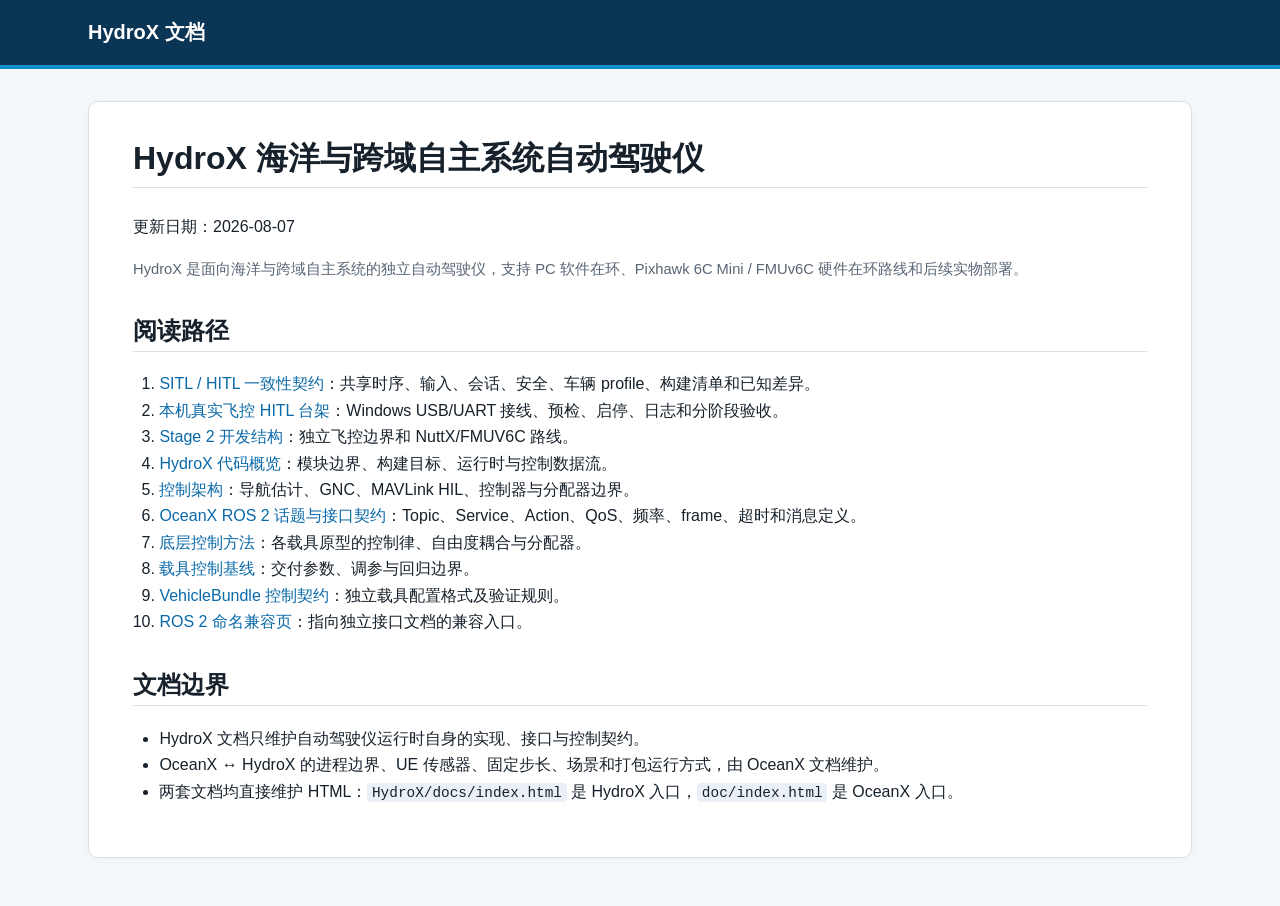
<file: docs/index.html>
<!doctype html>
<html lang="zh-CN">
<head>
  <meta charset="utf-8">
  <meta name="viewport" content="width=device-width, initial-scale=1">
  <title>HydroX 文档 · HydroX 文档</title>
  <link rel="stylesheet" href="assets/style.css">
</head>
<body>
  <header class="site-header"><div class="site-header__inner"><a class="site-title" href="index.html">HydroX 文档</a></div></header>
  <main><article><h1 id="hydrox-海洋与跨域自主系统自动驾驶仪">HydroX 海洋与跨域自主系统自动驾驶仪</h1>
<p>更新日期：2026-08-07</p>
<p class="product-positioning">HydroX 是面向海洋与跨域自主系统的独立自动驾驶仪，支持 PC 软件在环、Pixhawk 6C Mini / FMUv6C 硬件在环路线和后续实物部署。</p>
<h2 id="阅读路径">阅读路径</h2>
<ol><li><a href="sitl_hitl_parity.html">SITL / HITL 一致性契约</a>：共享时序、输入、会话、安全、车辆 profile、构建清单和已知差异。</li><li><a href="../../doc/internal/hitl_bench_setup.html">本机真实飞控 HITL 台架</a>：Windows USB/UART 接线、预检、启停、日志和分阶段验收。</li><li><a href="development_structure.html">Stage 2 开发结构</a>：独立飞控边界和 NuttX/FMUV6C 路线。</li><li><a href="codebase_overview.html">HydroX 代码概览</a>：模块边界、构建目标、运行时与控制数据流。</li><li><a href="control_architecture.html">控制架构</a>：导航估计、GNC、MAVLink HIL、控制器与分配器边界。</li><li><a href="ros_interfaces.html">OceanX ROS 2 话题与接口契约</a>：Topic、Service、Action、QoS、频率、frame、超时和消息定义。</li><li><a href="control_methods.html">底层控制方法</a>：各载具原型的控制律、自由度耦合与分配器。</li><li><a href="vehicle_control_baselines.html">载具控制基线</a>：交付参数、调参与回归边界。</li><li><a href="vehicle_bundles.html">VehicleBundle 控制契约</a>：独立载具配置格式及验证规则。</li><li><a href="ros_topic_naming.html">ROS 2 命名兼容页</a>：指向独立接口文档的兼容入口。</li></ol>
<h2 id="文档边界">文档边界</h2>
<ul><li>HydroX 文档只维护自动驾驶仪运行时自身的实现、接口与控制契约。</li><li>OceanX ↔ HydroX 的进程边界、UE 传感器、固定步长、场景和打包运行方式，由 OceanX 文档维护。</li><li>两套文档均直接维护 HTML：<code>HydroX/docs/index.html</code> 是 HydroX 入口，<code>doc/index.html</code> 是 OceanX 入口。</li></ul></article></main>
</body>
</html>
</file>
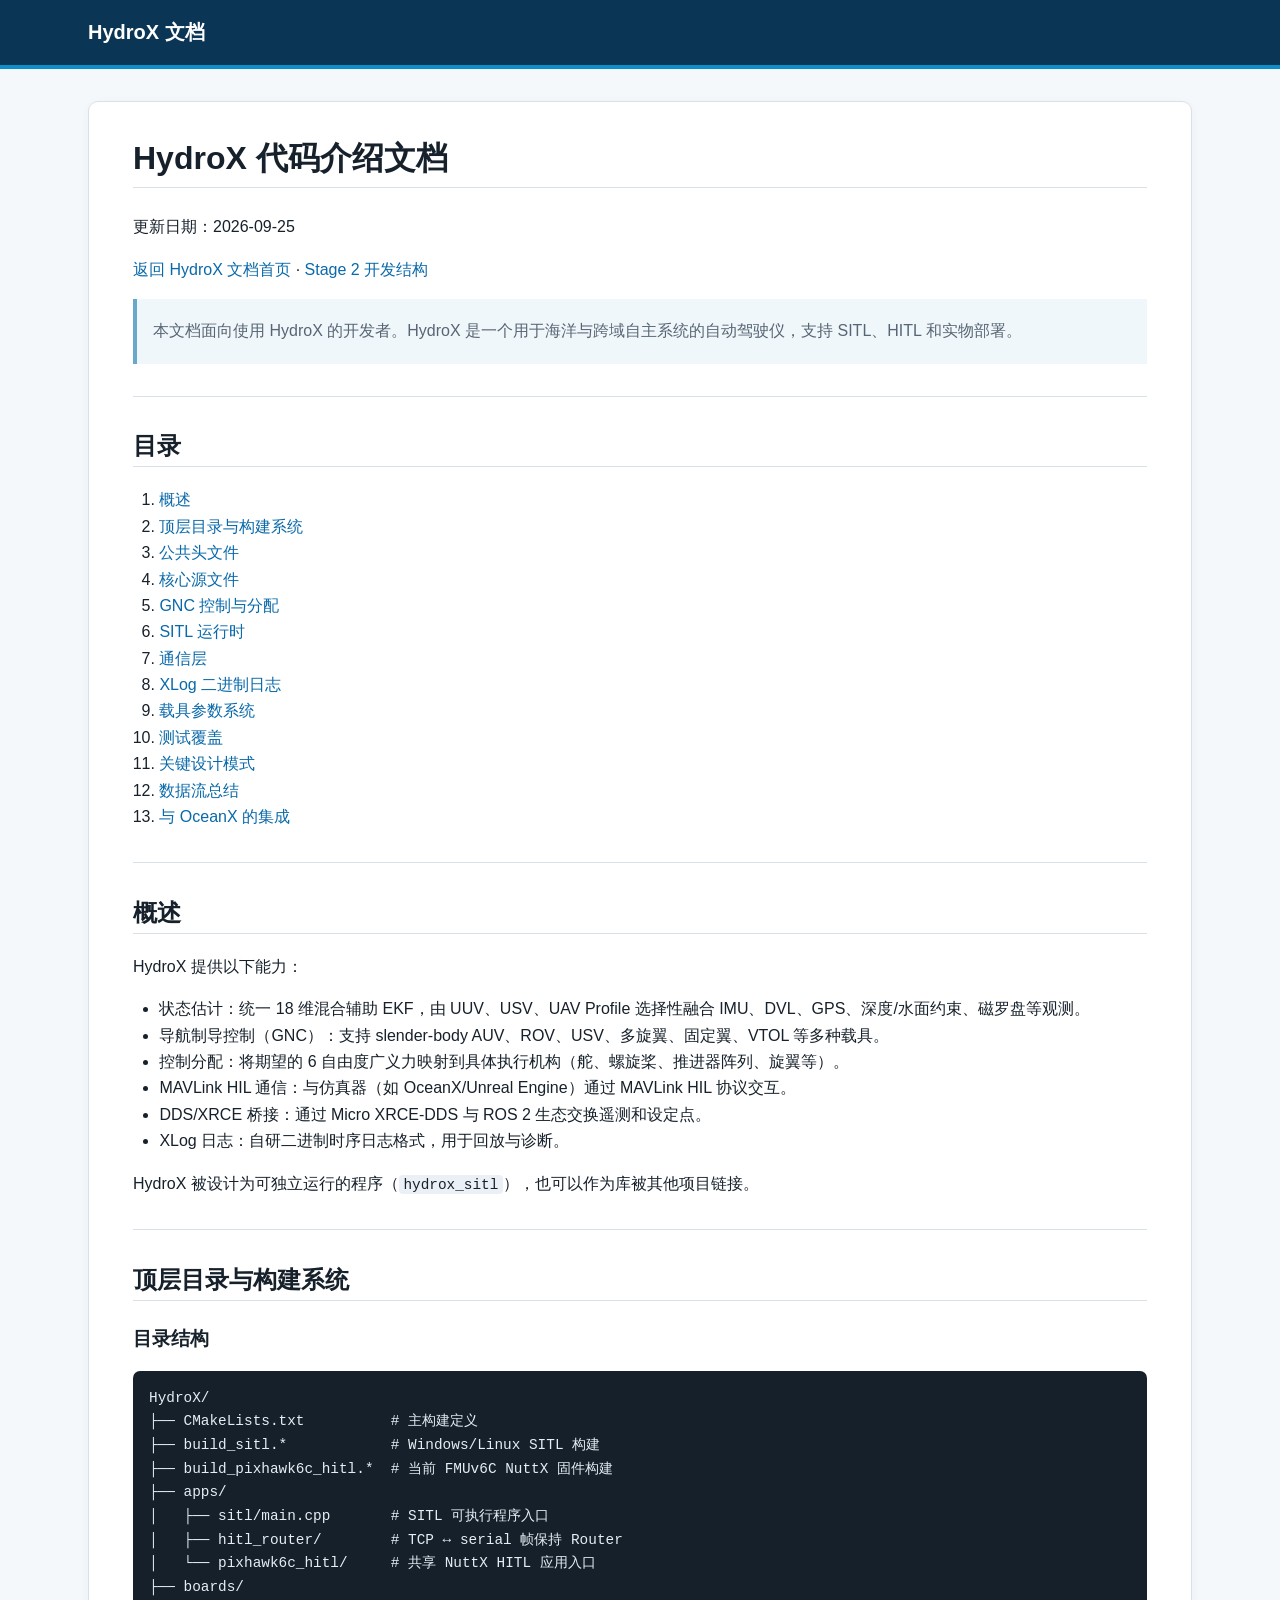
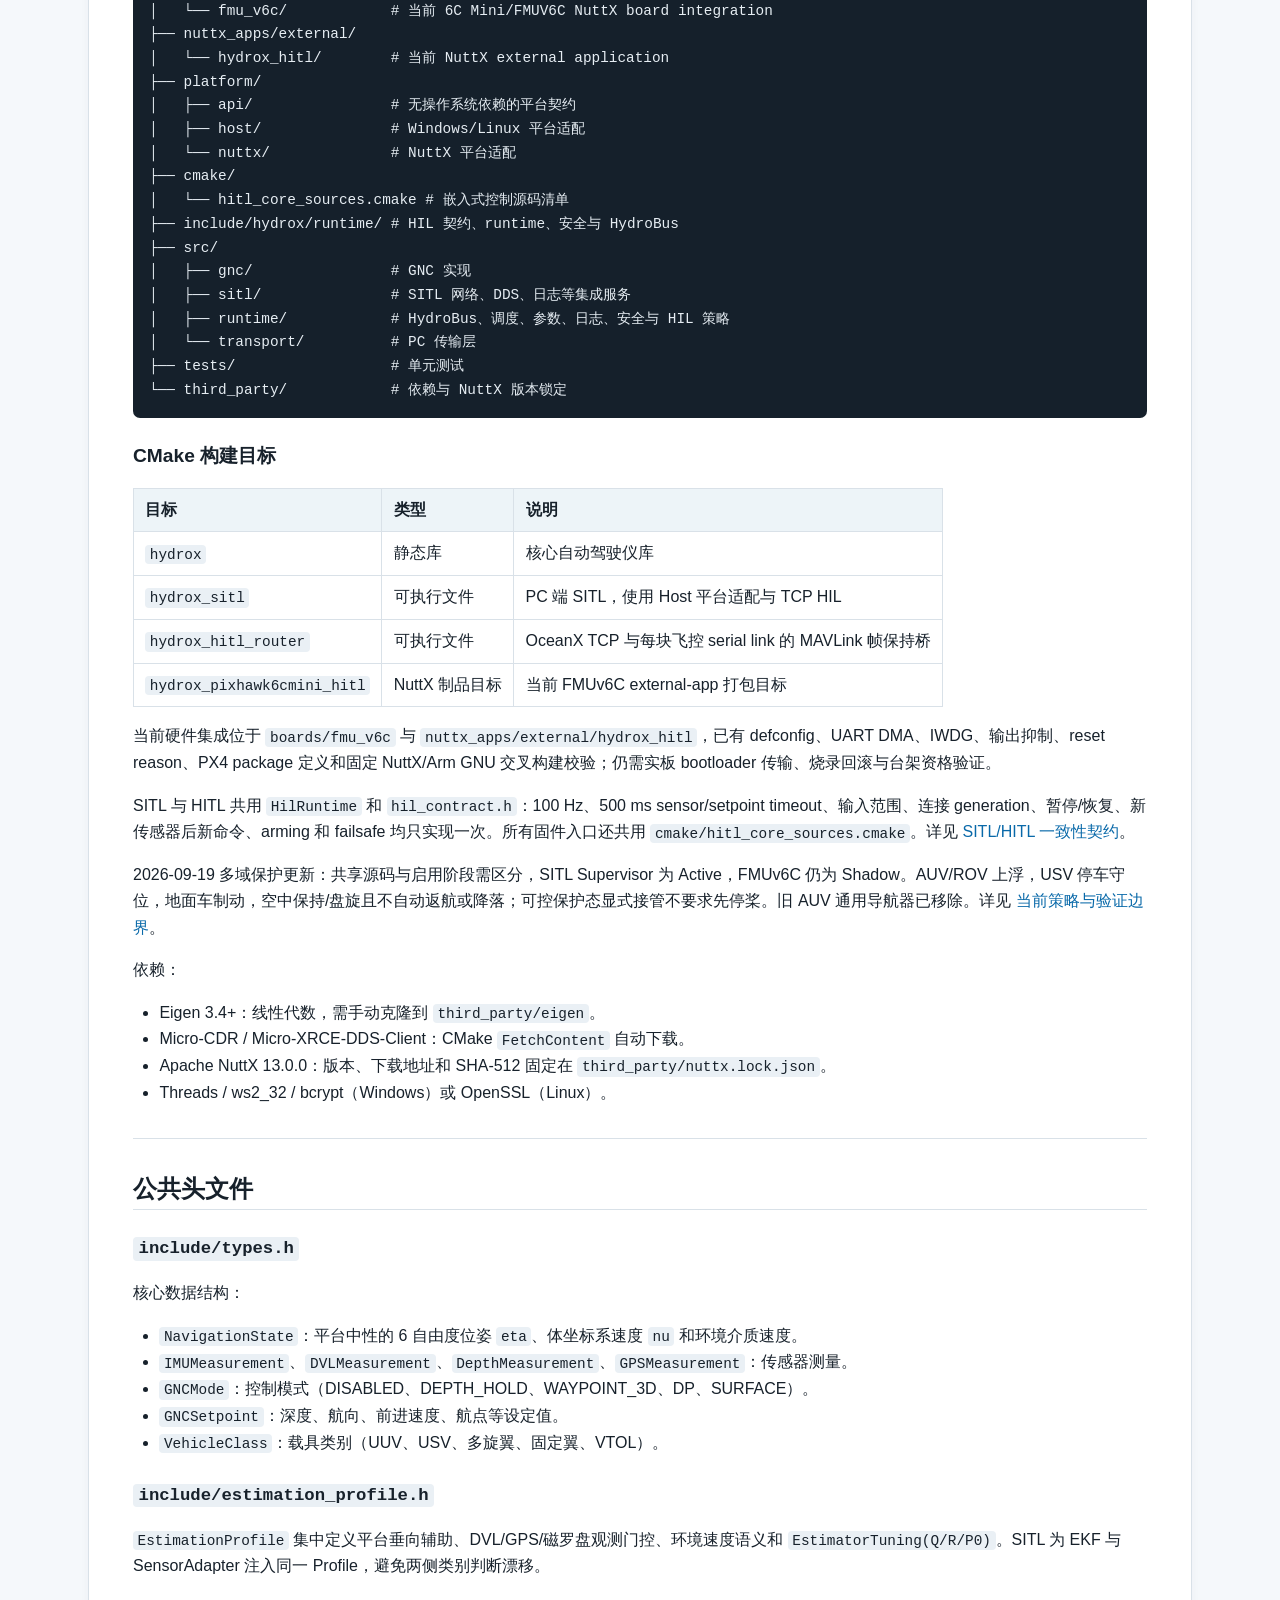
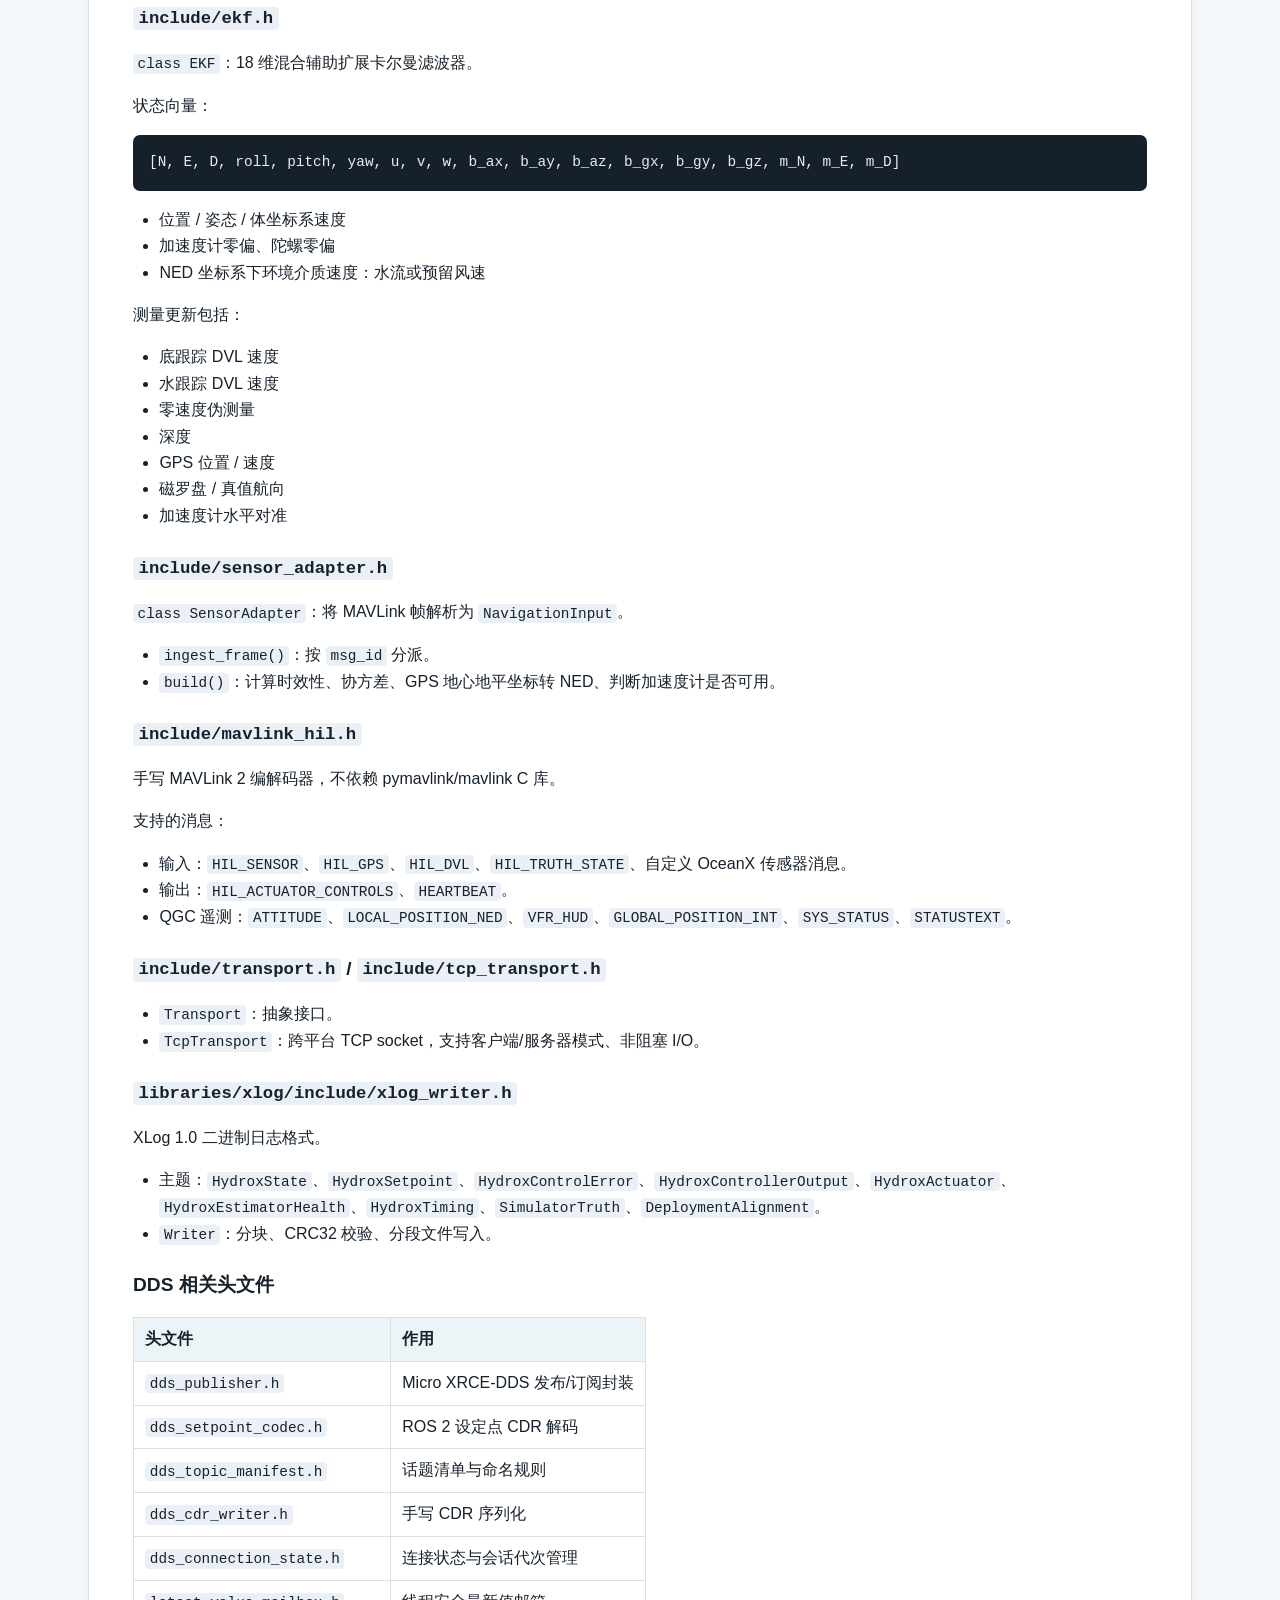
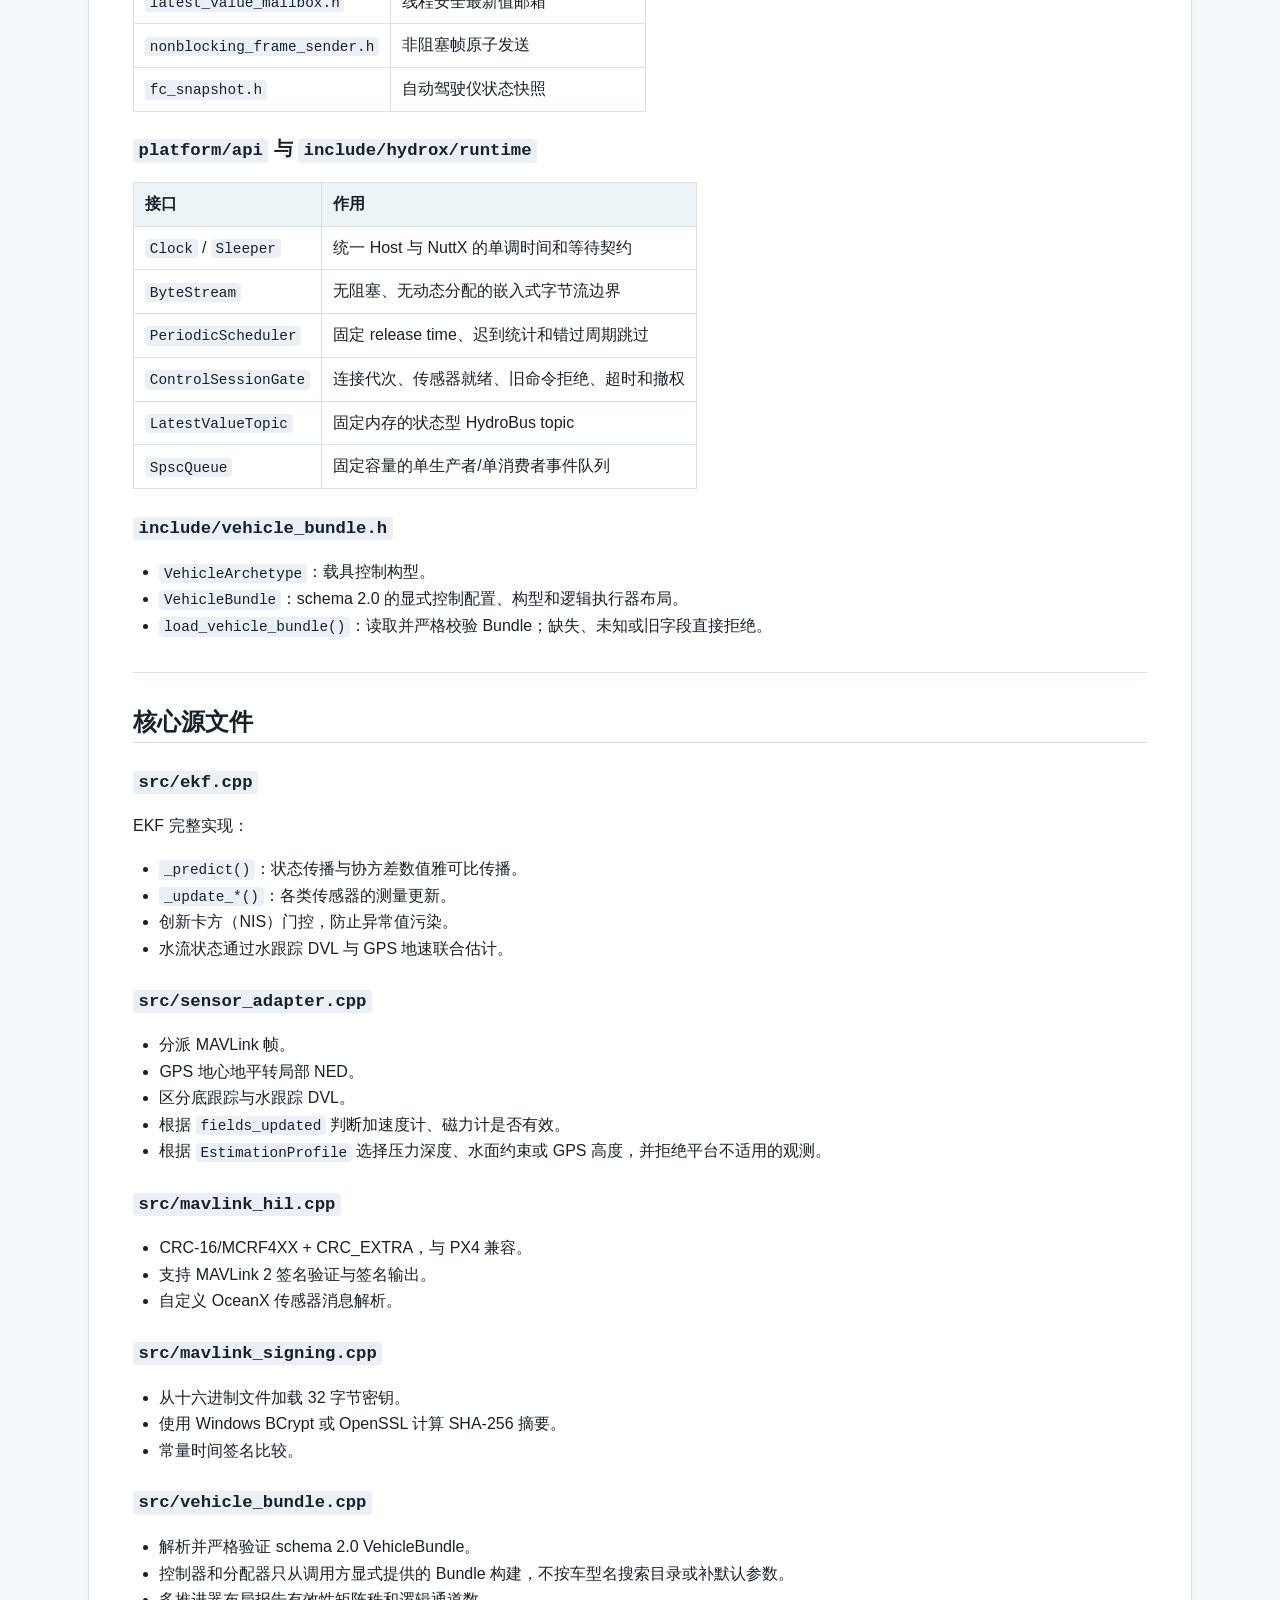
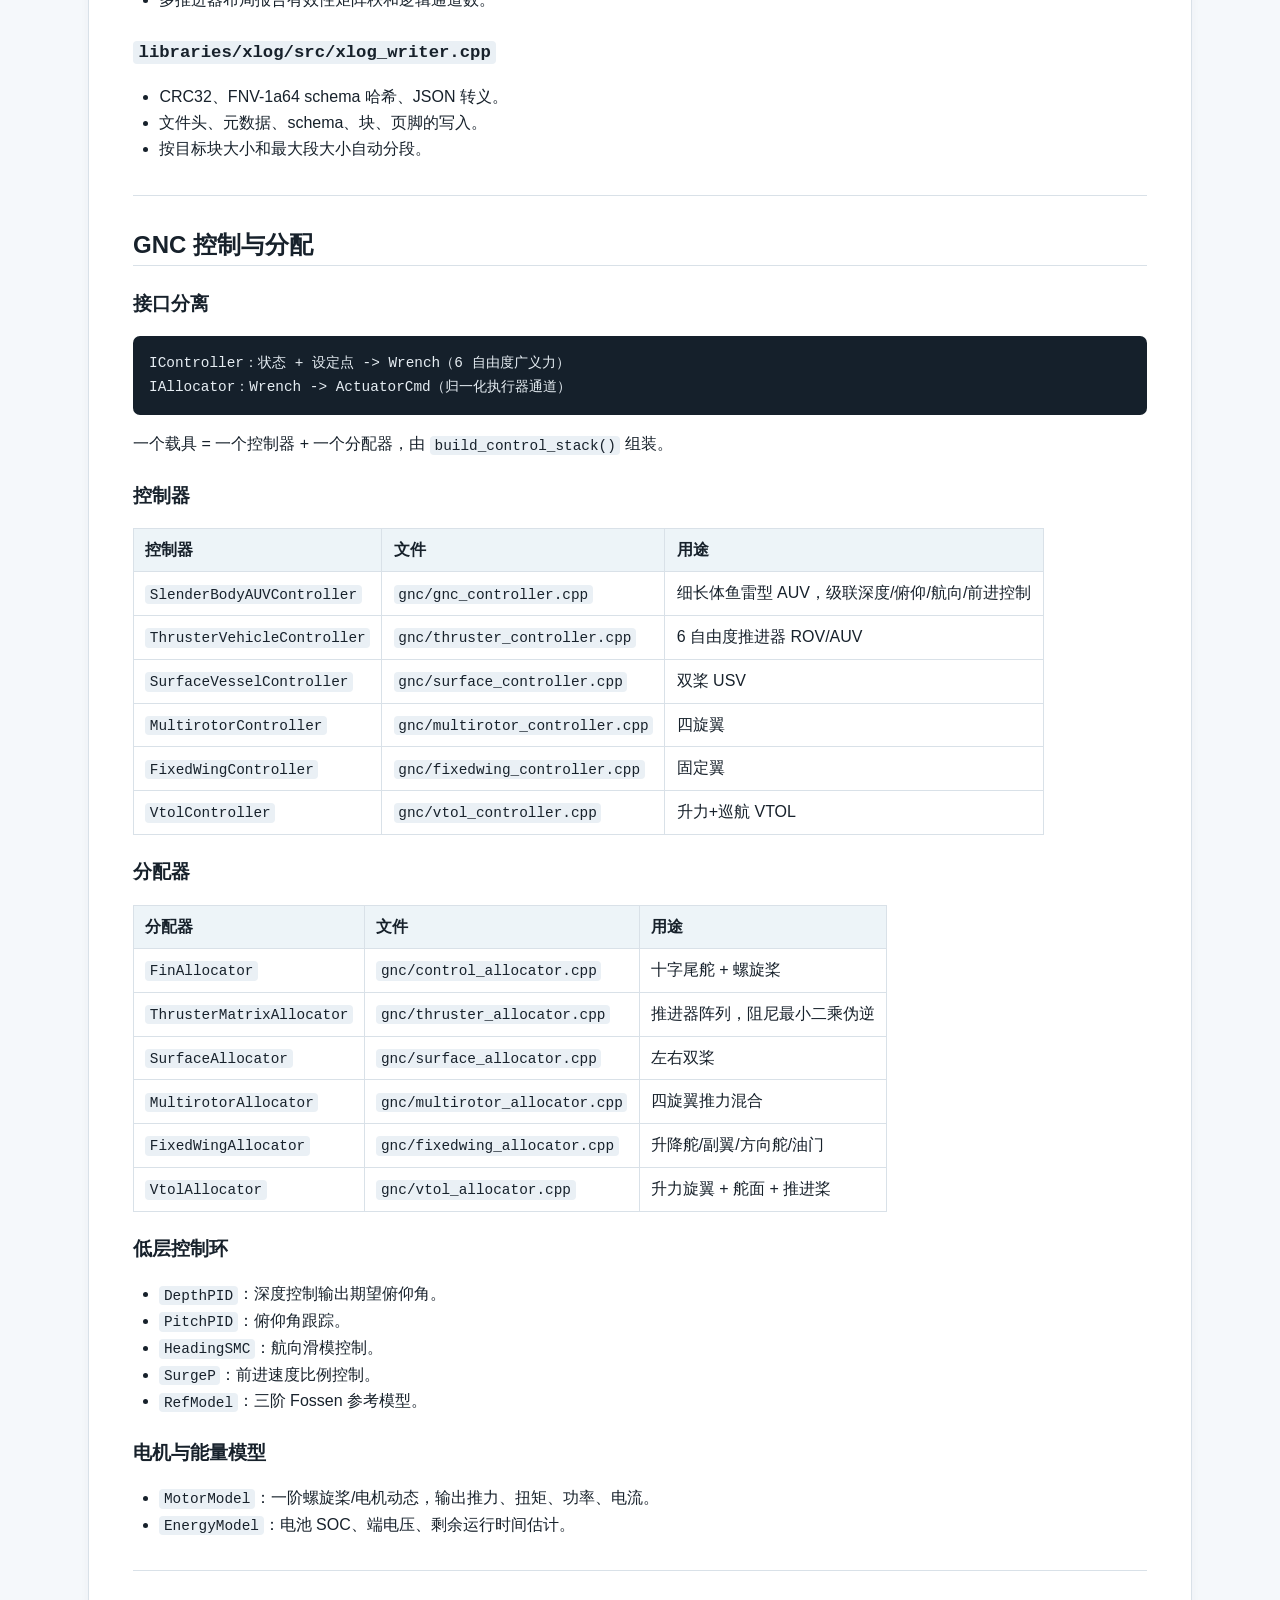
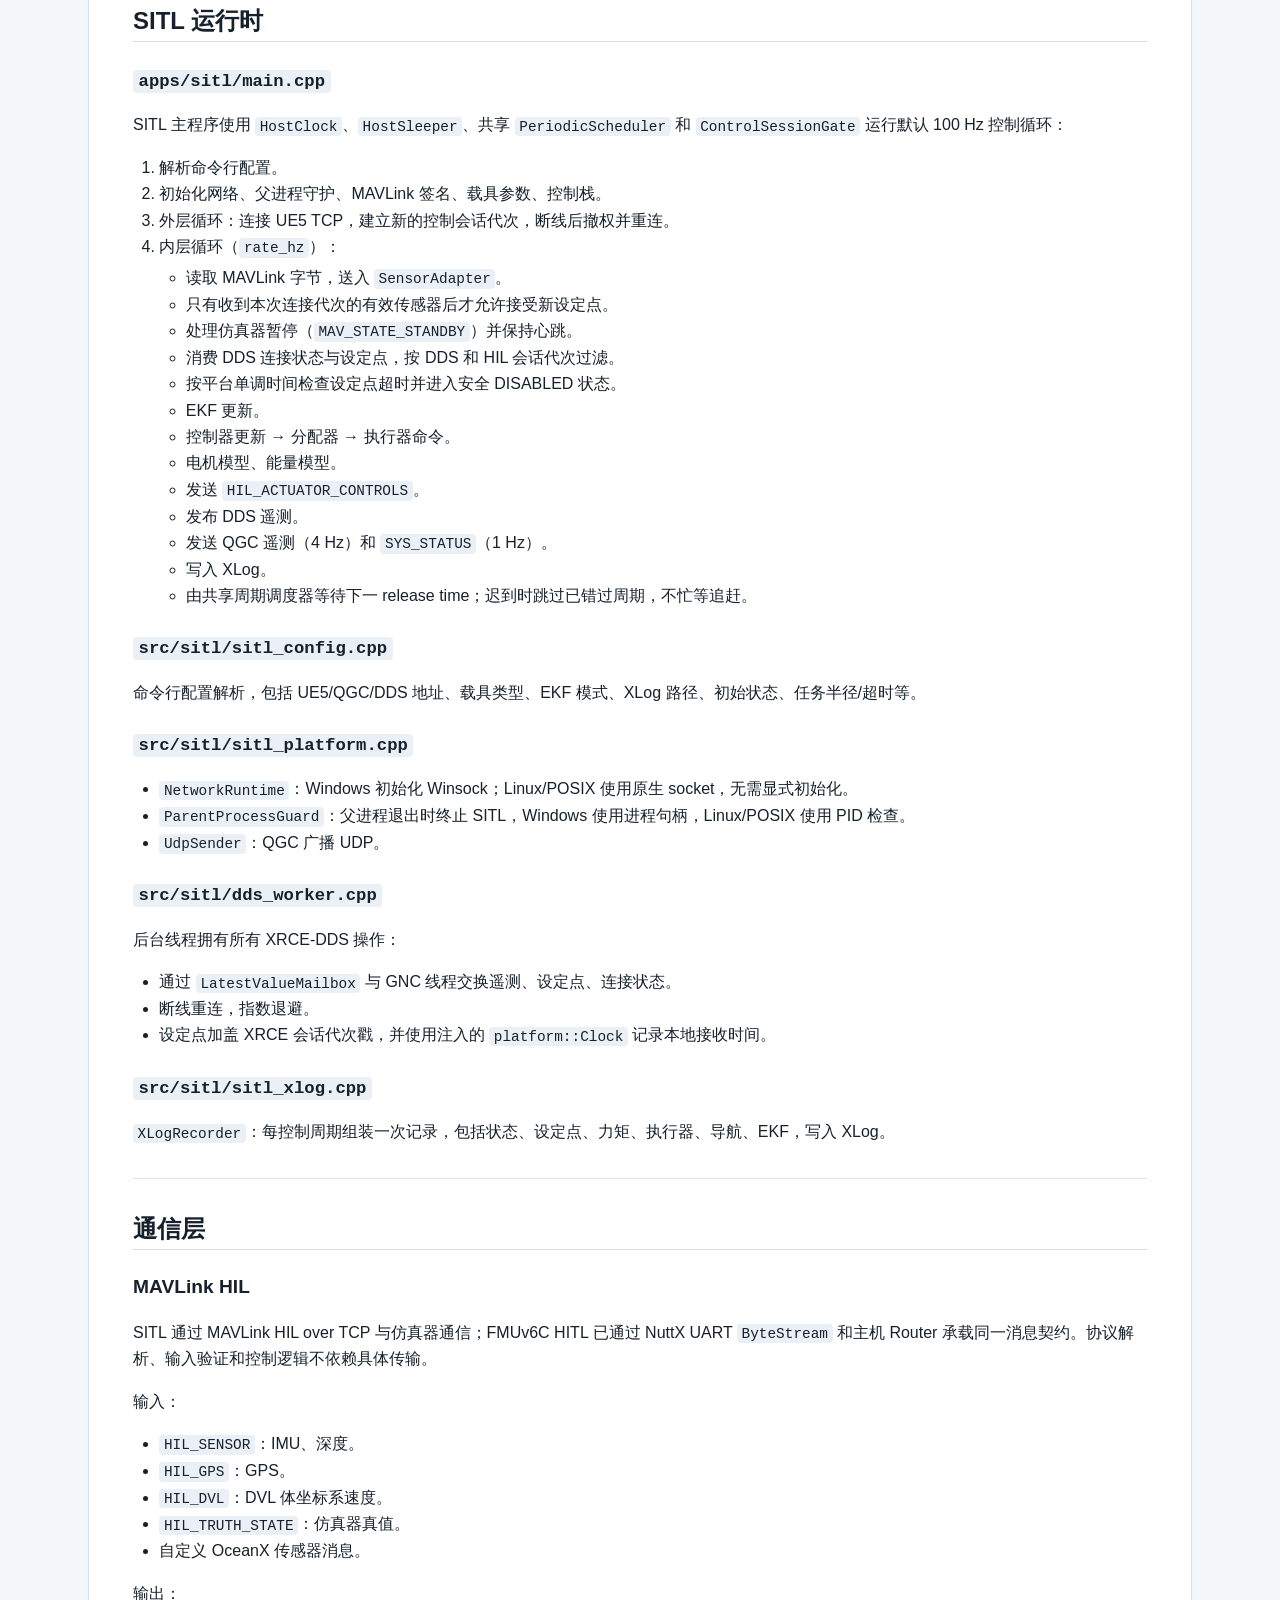
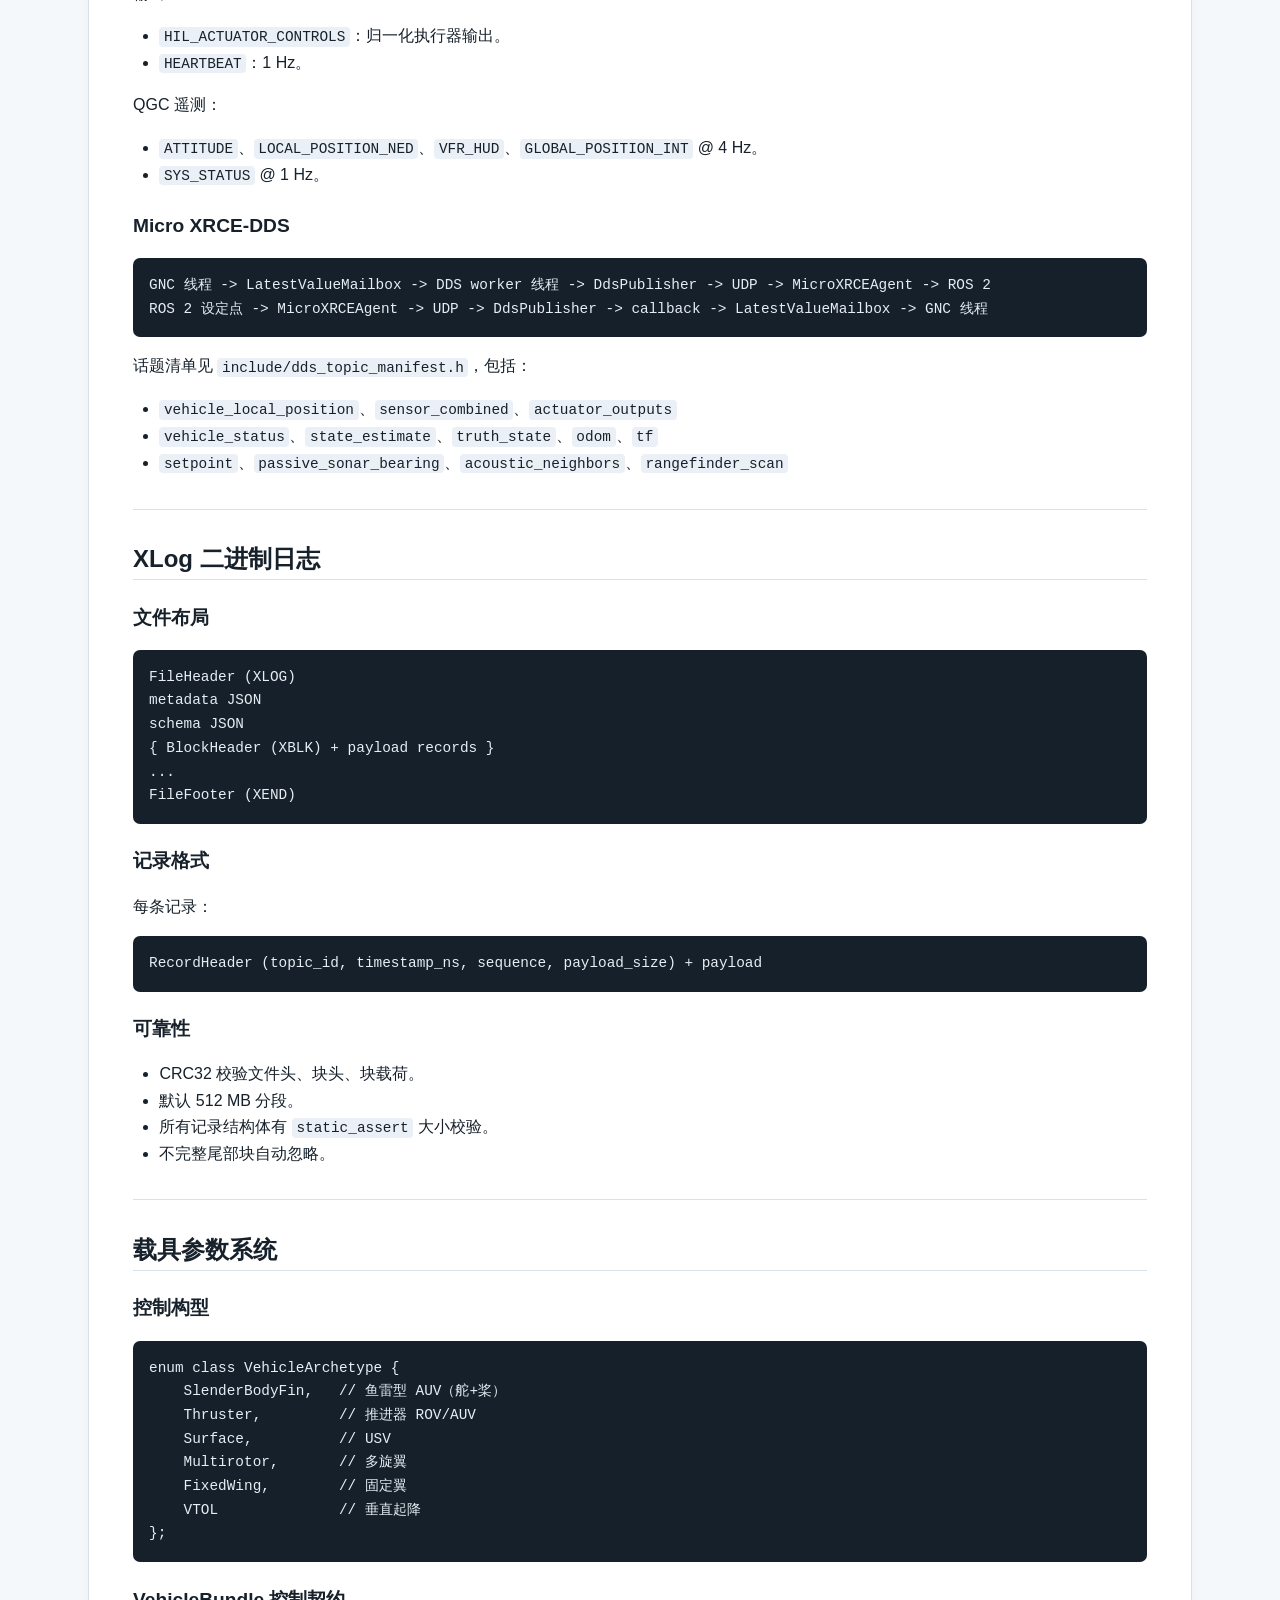
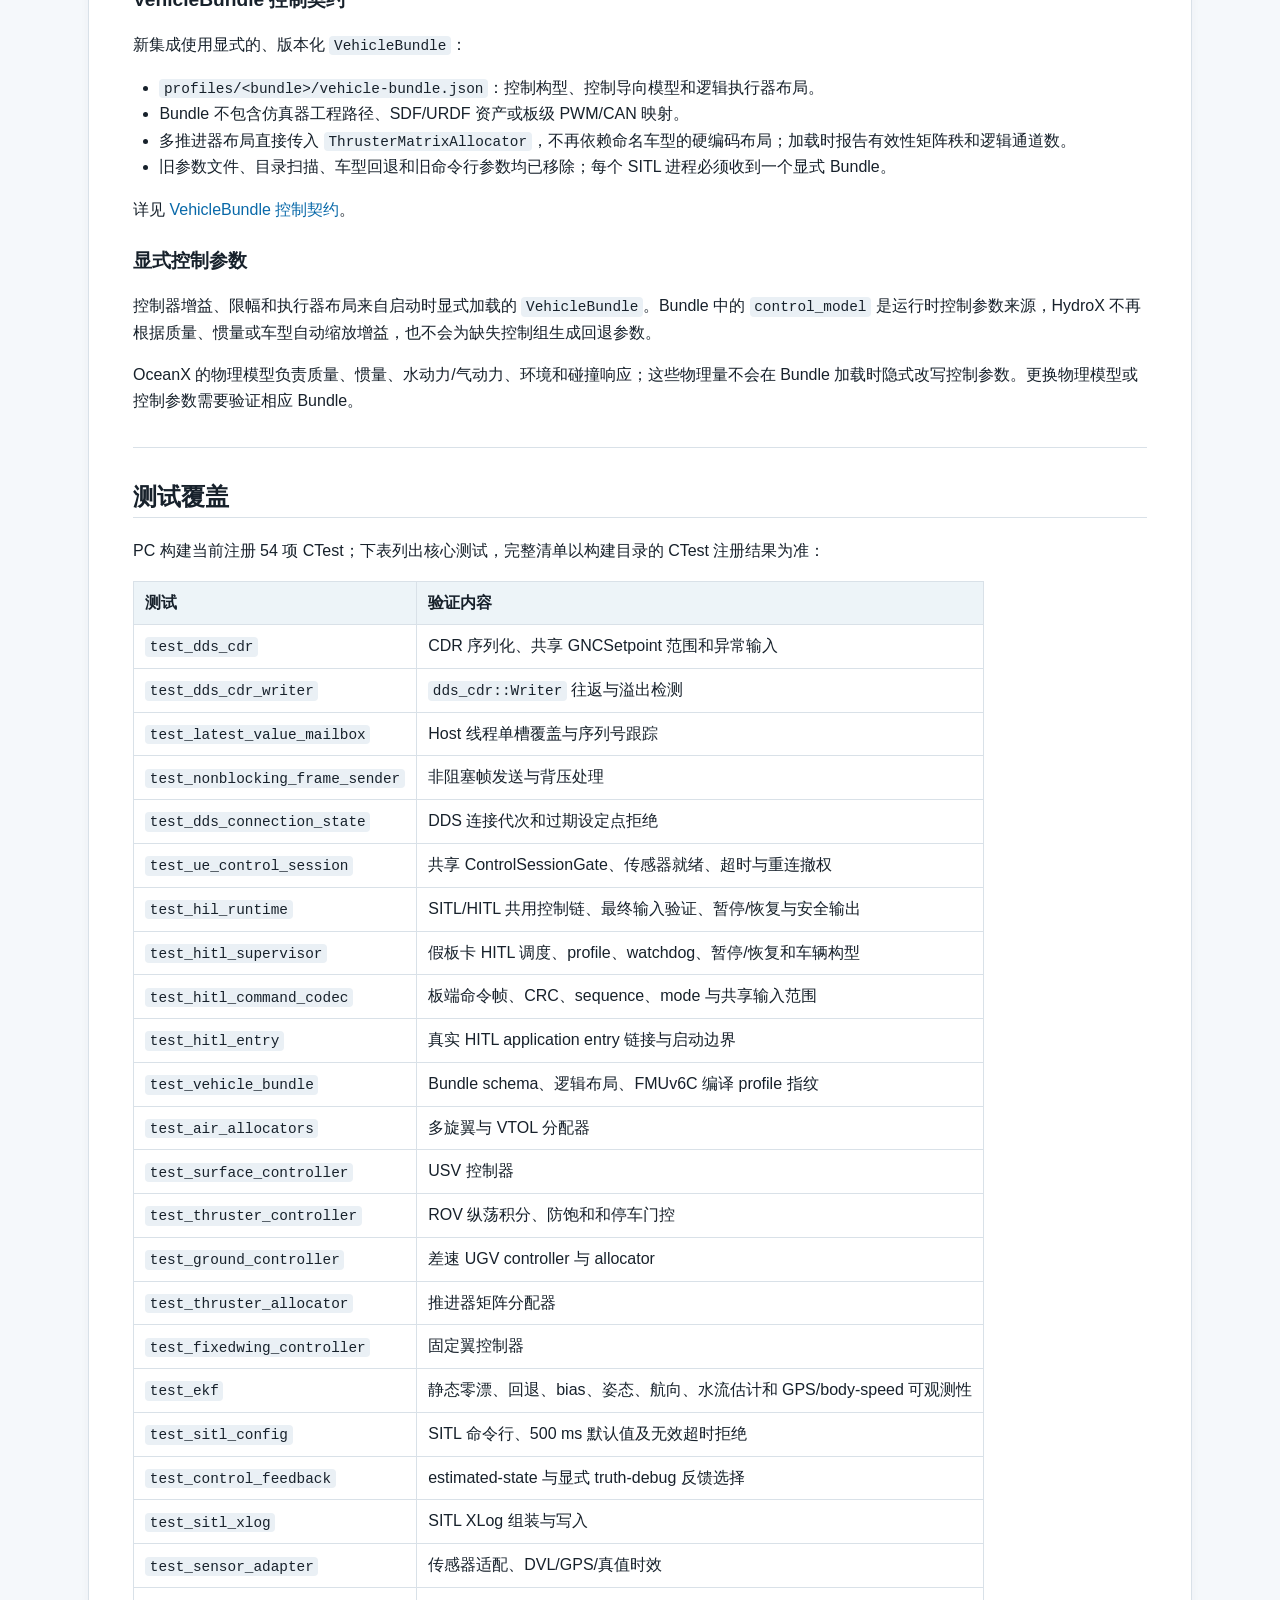
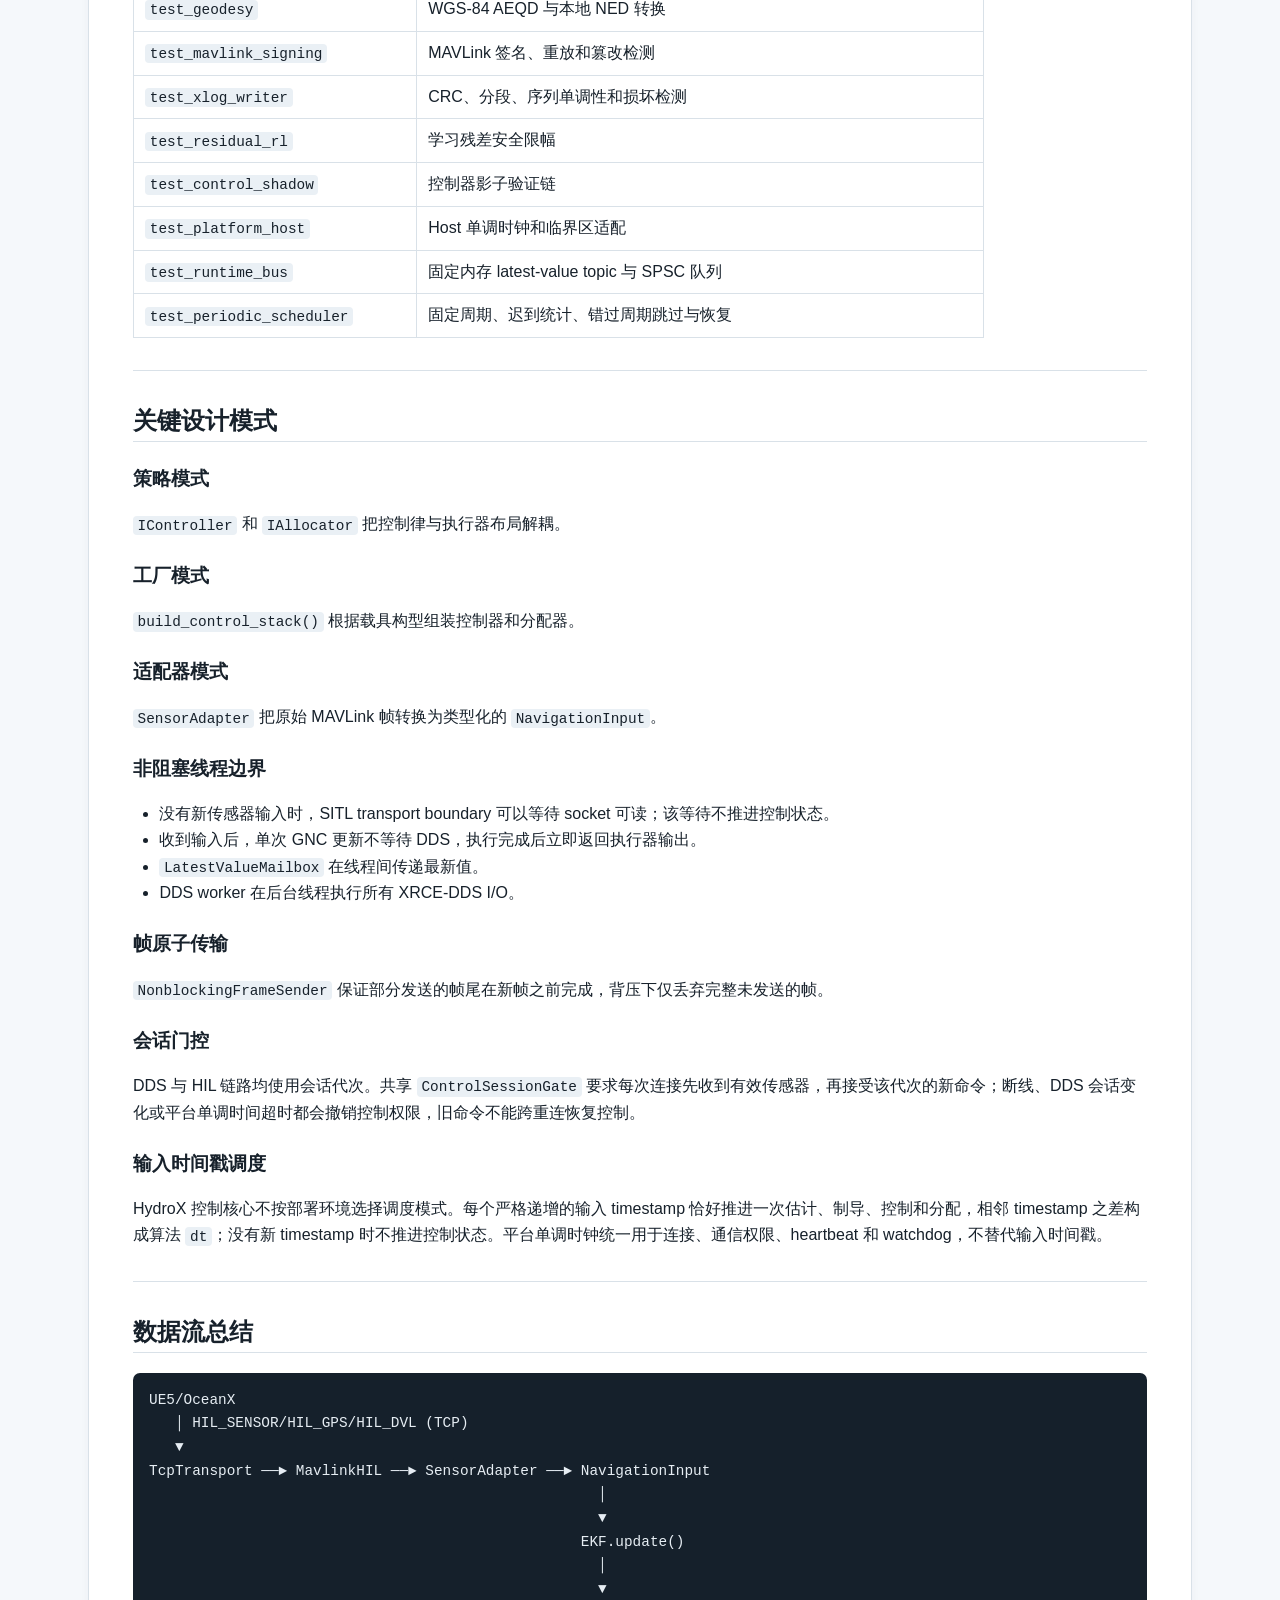
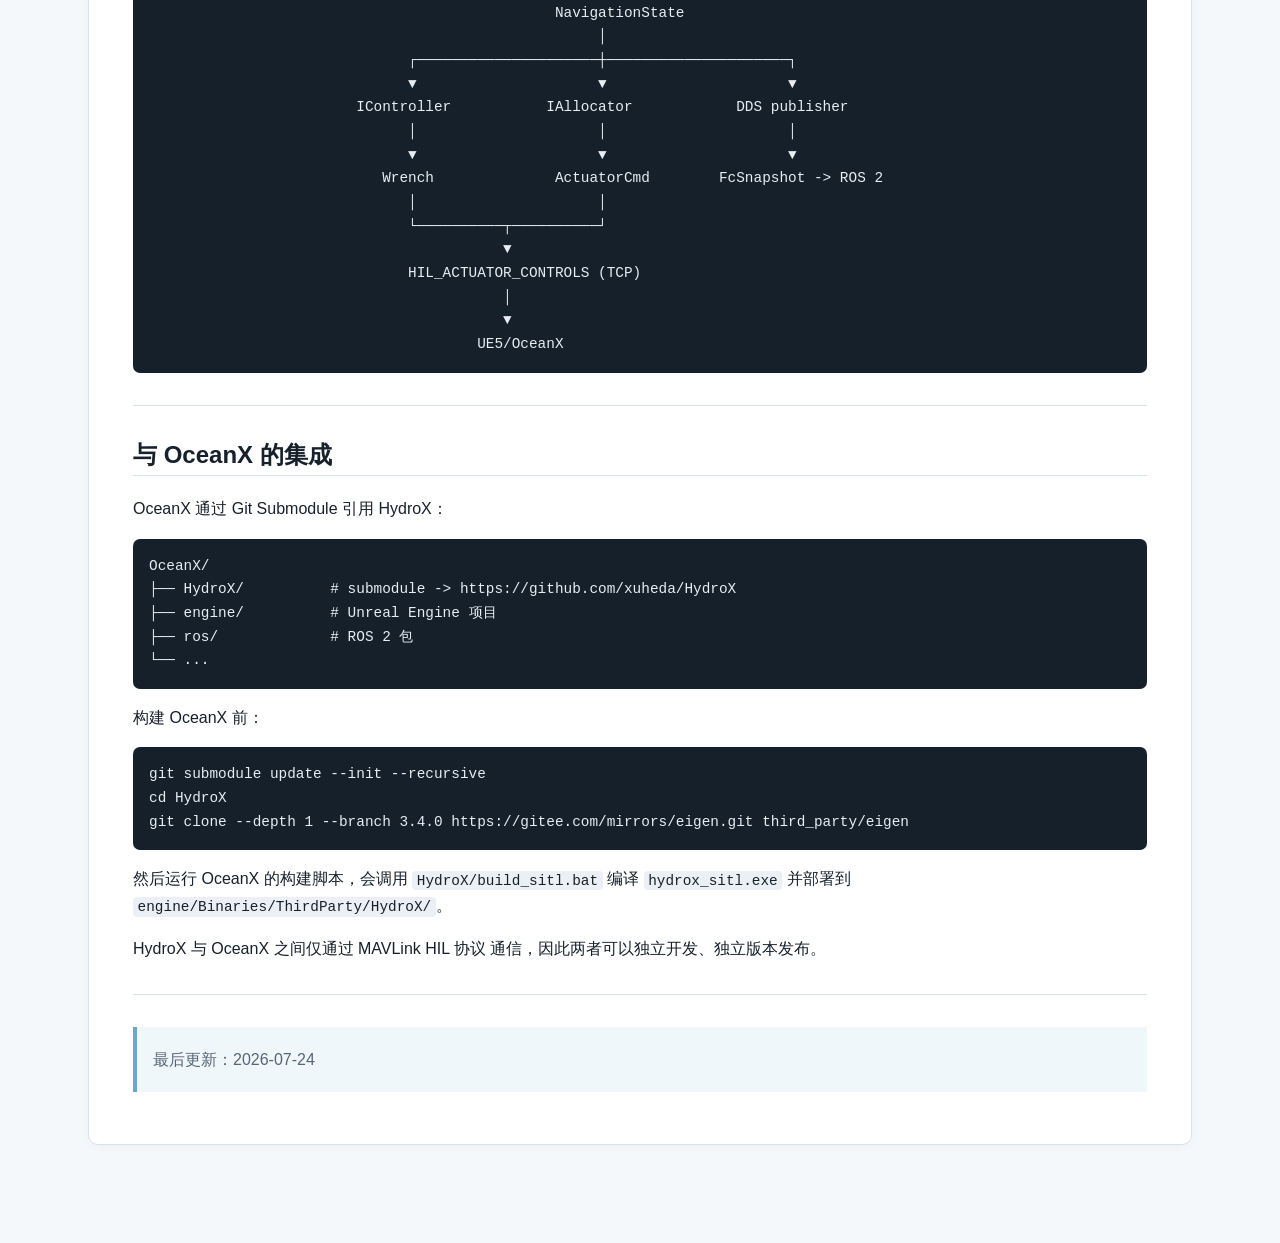
<file: docs/codebase_overview.html>
<!doctype html>
<html lang="zh-CN">
<head>
  <meta charset="utf-8">
  <meta name="viewport" content="width=device-width, initial-scale=1">
  <title>HydroX 代码介绍文档 · HydroX 文档</title>
  <link rel="stylesheet" href="assets/style.css">
</head>
<body>
  <header class="site-header"><div class="site-header__inner"><a class="site-title" href="index.html">HydroX 文档</a></div></header>
  <main><article><h1 id="hydrox-代码介绍文档">HydroX 代码介绍文档</h1>
<p>更新日期：2026-09-25</p>
<p><a href="index.html">返回 HydroX 文档首页</a> · <a href="development_structure.html">Stage 2 开发结构</a></p>
<blockquote><p>本文档面向使用 HydroX 的开发者。HydroX 是一个用于海洋与跨域自主系统的自动驾驶仪，支持 SITL、HITL 和实物部署。</p></blockquote>
<hr>
<h2 id="目录">目录</h2>
<ol><li><a href="#概述">概述</a></li><li><a href="#顶层目录与构建系统">顶层目录与构建系统</a></li><li><a href="#公共头文件">公共头文件</a></li><li><a href="#核心源文件">核心源文件</a></li><li><a href="#gnc-控制与分配">GNC 控制与分配</a></li><li><a href="#sitl-运行时">SITL 运行时</a></li><li><a href="#通信层">通信层</a></li><li><a href="#xlog-二进制日志">XLog 二进制日志</a></li><li><a href="#载具参数系统">载具参数系统</a></li><li><a href="#测试覆盖">测试覆盖</a></li><li><a href="#关键设计模式">关键设计模式</a></li><li><a href="#数据流总结">数据流总结</a></li><li><a href="#与-oceanx-的集成">与 OceanX 的集成</a></li></ol>
<hr>
<h2 id="概述">概述</h2>
<p>HydroX 提供以下能力：</p>
<ul><li>状态估计：统一 18 维混合辅助 EKF，由 UUV、USV、UAV Profile 选择性融合 IMU、DVL、GPS、深度/水面约束、磁罗盘等观测。</li><li>导航制导控制（GNC）：支持 slender-body AUV、ROV、USV、多旋翼、固定翼、VTOL 等多种载具。</li><li>控制分配：将期望的 6 自由度广义力映射到具体执行机构（舵、螺旋桨、推进器阵列、旋翼等）。</li><li>MAVLink HIL 通信：与仿真器（如 OceanX/Unreal Engine）通过 MAVLink HIL 协议交互。</li><li>DDS/XRCE 桥接：通过 Micro XRCE-DDS 与 ROS 2 生态交换遥测和设定点。</li><li>XLog 日志：自研二进制时序日志格式，用于回放与诊断。</li></ul>
<p>HydroX 被设计为可独立运行的程序（<code>hydrox_sitl</code>），也可以作为库被其他项目链接。</p>
<hr>
<h2 id="顶层目录与构建系统">顶层目录与构建系统</h2>
<h3 id="目录结构">目录结构</h3>
<pre><code class="language-text">HydroX/
├── CMakeLists.txt          # 主构建定义
├── build_sitl.*            # Windows/Linux SITL 构建
├── build_pixhawk6c_hitl.*  # 当前 FMUv6C NuttX 固件构建
├── apps/
│   ├── sitl/main.cpp       # SITL 可执行程序入口
│   ├── hitl_router/        # TCP ↔ serial 帧保持 Router
│   └── pixhawk6c_hitl/     # 共享 NuttX HITL 应用入口
├── boards/
│   └── fmu_v6c/            # 当前 6C Mini/FMUV6C NuttX board integration
├── nuttx_apps/external/
│   └── hydrox_hitl/        # 当前 NuttX external application
├── platform/
│   ├── api/                # 无操作系统依赖的平台契约
│   ├── host/               # Windows/Linux 平台适配
│   └── nuttx/              # NuttX 平台适配
├── cmake/
│   └── hitl_core_sources.cmake # 嵌入式控制源码清单
├── include/hydrox/runtime/ # HIL 契约、runtime、安全与 HydroBus
├── src/
│   ├── gnc/                # GNC 实现
│   ├── sitl/               # SITL 网络、DDS、日志等集成服务
│   ├── runtime/            # HydroBus、调度、参数、日志、安全与 HIL 策略
│   └── transport/          # PC 传输层
├── tests/                  # 单元测试
└── third_party/            # 依赖与 NuttX 版本锁定</code></pre>
<h3 id="cmake-构建目标">CMake 构建目标</h3>
<table><thead><tr><th>目标</th><th>类型</th><th>说明</th></tr></thead><tbody><tr><td><code>hydrox</code></td><td>静态库</td><td>核心自动驾驶仪库</td></tr><tr><td><code>hydrox_sitl</code></td><td>可执行文件</td><td>PC 端 SITL，使用 Host 平台适配与 TCP HIL</td></tr><tr><td><code>hydrox_hitl_router</code></td><td>可执行文件</td><td>OceanX TCP 与每块飞控 serial link 的 MAVLink 帧保持桥</td></tr><tr><td><code>hydrox_pixhawk6cmini_hitl</code></td><td>NuttX 制品目标</td><td>当前 FMUv6C external-app 打包目标</td></tr></tbody></table>
<p>当前硬件集成位于 <code>boards/fmu_v6c</code> 与 <code>nuttx_apps/external/hydrox_hitl</code>，已有 defconfig、UART DMA、IWDG、输出抑制、reset reason、PX4 package 定义和固定 NuttX/Arm GNU 交叉构建校验；仍需实板 bootloader 传输、烧录回滚与台架资格验证。</p>
<p>SITL 与 HITL 共用 <code>HilRuntime</code> 和 <code>hil_contract.h</code>：100 Hz、500 ms sensor/setpoint timeout、输入范围、连接 generation、暂停/恢复、新传感器后新命令、arming 和 failsafe 均只实现一次。所有固件入口还共用 <code>cmake/hitl_core_sources.cmake</code>。详见 <a href="sitl_hitl_parity.html">SITL/HITL 一致性契约</a>。</p>
<p>2026-09-19 多域保护更新：共享源码与启用阶段需区分，SITL Supervisor 为 Active，FMUv6C 仍为 Shadow。AUV/ROV 上浮，USV 停车守位，地面车制动，空中保持/盘旋且不自动返航或降落；可控保护态显式接管不要求先停桨。旧 AUV 通用导航器已移除。详见 <a href="../src/safety/README.md">当前策略与验证边界</a>。</p>
<p>依赖：</p>
<ul><li>Eigen 3.4+：线性代数，需手动克隆到 <code>third_party/eigen</code>。</li><li>Micro-CDR / Micro-XRCE-DDS-Client：CMake <code>FetchContent</code> 自动下载。</li><li>Apache NuttX 13.0.0：版本、下载地址和 SHA-512 固定在 <code>third_party/nuttx.lock.json</code>。</li><li>Threads / ws2_32 / bcrypt（Windows）或 OpenSSL（Linux）。</li></ul>
<hr>
<h2 id="公共头文件">公共头文件</h2>
<h3 id="include-types-h"><code>include/types.h</code></h3>
<p>核心数据结构：</p>
<ul><li><code>NavigationState</code>：平台中性的 6 自由度位姿 <code>eta</code>、体坐标系速度 <code>nu</code> 和环境介质速度。</li><li><code>IMUMeasurement</code>、<code>DVLMeasurement</code>、<code>DepthMeasurement</code>、<code>GPSMeasurement</code>：传感器测量。</li><li><code>GNCMode</code>：控制模式（DISABLED、DEPTH_HOLD、WAYPOINT_3D、DP、SURFACE）。</li><li><code>GNCSetpoint</code>：深度、航向、前进速度、航点等设定值。</li><li><code>VehicleClass</code>：载具类别（UUV、USV、多旋翼、固定翼、VTOL）。</li></ul>
<h3 id="include-estimation-profile-h"><code>include/estimation_profile.h</code></h3>
<p><code>EstimationProfile</code> 集中定义平台垂向辅助、DVL/GPS/磁罗盘观测门控、环境速度语义和 <code>EstimatorTuning(Q/R/P0)</code>。SITL 为 EKF 与 SensorAdapter 注入同一 Profile，避免两侧类别判断漂移。</p>
<h3 id="include-ekf-h"><code>include/ekf.h</code></h3>
<p><code>class EKF</code>：18 维混合辅助扩展卡尔曼滤波器。</p>
<p>状态向量：</p>
<pre><code class="language-text">[N, E, D, roll, pitch, yaw, u, v, w, b_ax, b_ay, b_az, b_gx, b_gy, b_gz, m_N, m_E, m_D]</code></pre>
<ul><li>位置 / 姿态 / 体坐标系速度</li><li>加速度计零偏、陀螺零偏</li><li>NED 坐标系下环境介质速度：水流或预留风速</li></ul>
<p>测量更新包括：</p>
<ul><li>底跟踪 DVL 速度</li><li>水跟踪 DVL 速度</li><li>零速度伪测量</li><li>深度</li><li>GPS 位置 / 速度</li><li>磁罗盘 / 真值航向</li><li>加速度计水平对准</li></ul>
<h3 id="include-sensor_adapter-h"><code>include/sensor_adapter.h</code></h3>
<p><code>class SensorAdapter</code>：将 MAVLink 帧解析为 <code>NavigationInput</code>。</p>
<ul><li><code>ingest_frame()</code>：按 <code>msg_id</code> 分派。</li><li><code>build()</code>：计算时效性、协方差、GPS 地心地平坐标转 NED、判断加速度计是否可用。</li></ul>
<h3 id="include-mavlink_hil-h"><code>include/mavlink_hil.h</code></h3>
<p>手写 MAVLink 2 编解码器，不依赖 pymavlink/mavlink C 库。</p>
<p>支持的消息：</p>
<ul><li>输入：<code>HIL_SENSOR</code>、<code>HIL_GPS</code>、<code>HIL_DVL</code>、<code>HIL_TRUTH_STATE</code>、自定义 OceanX 传感器消息。</li><li>输出：<code>HIL_ACTUATOR_CONTROLS</code>、<code>HEARTBEAT</code>。</li><li>QGC 遥测：<code>ATTITUDE</code>、<code>LOCAL_POSITION_NED</code>、<code>VFR_HUD</code>、<code>GLOBAL_POSITION_INT</code>、<code>SYS_STATUS</code>、<code>STATUSTEXT</code>。</li></ul>
<h3 id="include-transport-h-include-tcp_transport-h"><code>include/transport.h</code> / <code>include/tcp_transport.h</code></h3>
<ul><li><code>Transport</code>：抽象接口。</li><li><code>TcpTransport</code>：跨平台 TCP socket，支持客户端/服务器模式、非阻塞 I/O。</li></ul>
<h3 id="include-xlog_writer-h"><code>libraries/xlog/include/xlog_writer.h</code></h3>
<p>XLog 1.0 二进制日志格式。</p>
<ul><li>主题：<code>HydroxState</code>、<code>HydroxSetpoint</code>、<code>HydroxControlError</code>、<code>HydroxControllerOutput</code>、<code>HydroxActuator</code>、<code>HydroxEstimatorHealth</code>、<code>HydroxTiming</code>、<code>SimulatorTruth</code>、<code>DeploymentAlignment</code>。</li><li><code>Writer</code>：分块、CRC32 校验、分段文件写入。</li></ul>
<h3 id="dds-相关头文件">DDS 相关头文件</h3>
<table><thead><tr><th>头文件</th><th>作用</th></tr></thead><tbody><tr><td><code>dds_publisher.h</code></td><td>Micro XRCE-DDS 发布/订阅封装</td></tr><tr><td><code>dds_setpoint_codec.h</code></td><td>ROS 2 设定点 CDR 解码</td></tr><tr><td><code>dds_topic_manifest.h</code></td><td>话题清单与命名规则</td></tr><tr><td><code>dds_cdr_writer.h</code></td><td>手写 CDR 序列化</td></tr><tr><td><code>dds_connection_state.h</code></td><td>连接状态与会话代次管理</td></tr><tr><td><code>latest_value_mailbox.h</code></td><td>线程安全最新值邮箱</td></tr><tr><td><code>nonblocking_frame_sender.h</code></td><td>非阻塞帧原子发送</td></tr><tr><td><code>fc_snapshot.h</code></td><td>自动驾驶仪状态快照</td></tr></tbody></table>
<h3 id="platform-api-与-hydrox-runtime"><code>platform/api</code> 与 <code>include/hydrox/runtime</code></h3>
<table><thead><tr><th>接口</th><th>作用</th></tr></thead><tbody><tr><td><code>Clock</code> / <code>Sleeper</code></td><td>统一 Host 与 NuttX 的单调时间和等待契约</td></tr><tr><td><code>ByteStream</code></td><td>无阻塞、无动态分配的嵌入式字节流边界</td></tr><tr><td><code>PeriodicScheduler</code></td><td>固定 release time、迟到统计和错过周期跳过</td></tr><tr><td><code>ControlSessionGate</code></td><td>连接代次、传感器就绪、旧命令拒绝、超时和撤权</td></tr><tr><td><code>LatestValueTopic</code></td><td>固定内存的状态型 HydroBus topic</td></tr><tr><td><code>SpscQueue</code></td><td>固定容量的单生产者/单消费者事件队列</td></tr></tbody></table>
<h3 id="include-vehicle_bundle-h"><code>include/vehicle_bundle.h</code></h3>
<ul><li><code>VehicleArchetype</code>：载具控制构型。</li><li><code>VehicleBundle</code>：schema 2.0 的显式控制配置、构型和逻辑执行器布局。</li><li><code>load_vehicle_bundle()</code>：读取并严格校验 Bundle；缺失、未知或旧字段直接拒绝。</li></ul>
<hr>
<h2 id="核心源文件">核心源文件</h2>
<h3 id="src-ekf-cpp"><code>src/ekf.cpp</code></h3>
<p>EKF 完整实现：</p>
<ul><li><code>_predict()</code>：状态传播与协方差数值雅可比传播。</li><li><code>_update_*()</code>：各类传感器的测量更新。</li><li>创新卡方（NIS）门控，防止异常值污染。</li><li>水流状态通过水跟踪 DVL 与 GPS 地速联合估计。</li></ul>
<h3 id="src-sensor_adapter-cpp"><code>src/sensor_adapter.cpp</code></h3>
<ul><li>分派 MAVLink 帧。</li><li>GPS 地心地平转局部 NED。</li><li>区分底跟踪与水跟踪 DVL。</li><li>根据 <code>fields_updated</code> 判断加速度计、磁力计是否有效。</li><li>根据 <code>EstimationProfile</code> 选择压力深度、水面约束或 GPS 高度，并拒绝平台不适用的观测。</li></ul>
<h3 id="src-mavlink_hil-cpp"><code>src/mavlink_hil.cpp</code></h3>
<ul><li>CRC-16/MCRF4XX + CRC_EXTRA，与 PX4 兼容。</li><li>支持 MAVLink 2 签名验证与签名输出。</li><li>自定义 OceanX 传感器消息解析。</li></ul>
<h3 id="src-mavlink_signing-cpp"><code>src/mavlink_signing.cpp</code></h3>
<ul><li>从十六进制文件加载 32 字节密钥。</li><li>使用 Windows BCrypt 或 OpenSSL 计算 SHA-256 摘要。</li><li>常量时间签名比较。</li></ul>
<h3 id="src-vehicle_bundle-cpp"><code>src/vehicle_bundle.cpp</code></h3>
<ul><li>解析并严格验证 schema 2.0 VehicleBundle。</li><li>控制器和分配器只从调用方显式提供的 Bundle 构建，不按车型名搜索目录或补默认参数。</li><li>多推进器布局报告有效性矩阵秩和逻辑通道数。</li></ul>
<h3 id="src-xlog_writer-cpp"><code>libraries/xlog/src/xlog_writer.cpp</code></h3>
<ul><li>CRC32、FNV-1a64 schema 哈希、JSON 转义。</li><li>文件头、元数据、schema、块、页脚的写入。</li><li>按目标块大小和最大段大小自动分段。</li></ul>
<hr>
<h2 id="gnc-控制与分配">GNC 控制与分配</h2>
<h3 id="接口分离">接口分离</h3>
<pre><code class="language-text">IController：状态 + 设定点 -&gt; Wrench（6 自由度广义力）
IAllocator：Wrench -&gt; ActuatorCmd（归一化执行器通道）</code></pre>
<p>一个载具 = 一个控制器 + 一个分配器，由 <code>build_control_stack()</code> 组装。</p>
<h3 id="控制器">控制器</h3>
<table><thead><tr><th>控制器</th><th>文件</th><th>用途</th></tr></thead><tbody><tr><td><code>SlenderBodyAUVController</code></td><td><code>gnc/gnc_controller.cpp</code></td><td>细长体鱼雷型 AUV，级联深度/俯仰/航向/前进控制</td></tr><tr><td><code>ThrusterVehicleController</code></td><td><code>gnc/thruster_controller.cpp</code></td><td>6 自由度推进器 ROV/AUV</td></tr><tr><td><code>SurfaceVesselController</code></td><td><code>gnc/surface_controller.cpp</code></td><td>双桨 USV</td></tr><tr><td><code>MultirotorController</code></td><td><code>gnc/multirotor_controller.cpp</code></td><td>四旋翼</td></tr><tr><td><code>FixedWingController</code></td><td><code>gnc/fixedwing_controller.cpp</code></td><td>固定翼</td></tr><tr><td><code>VtolController</code></td><td><code>gnc/vtol_controller.cpp</code></td><td>升力+巡航 VTOL</td></tr></tbody></table>
<h3 id="分配器">分配器</h3>
<table><thead><tr><th>分配器</th><th>文件</th><th>用途</th></tr></thead><tbody><tr><td><code>FinAllocator</code></td><td><code>gnc/control_allocator.cpp</code></td><td>十字尾舵 + 螺旋桨</td></tr><tr><td><code>ThrusterMatrixAllocator</code></td><td><code>gnc/thruster_allocator.cpp</code></td><td>推进器阵列，阻尼最小二乘伪逆</td></tr><tr><td><code>SurfaceAllocator</code></td><td><code>gnc/surface_allocator.cpp</code></td><td>左右双桨</td></tr><tr><td><code>MultirotorAllocator</code></td><td><code>gnc/multirotor_allocator.cpp</code></td><td>四旋翼推力混合</td></tr><tr><td><code>FixedWingAllocator</code></td><td><code>gnc/fixedwing_allocator.cpp</code></td><td>升降舵/副翼/方向舵/油门</td></tr><tr><td><code>VtolAllocator</code></td><td><code>gnc/vtol_allocator.cpp</code></td><td>升力旋翼 + 舵面 + 推进桨</td></tr></tbody></table>
<h3 id="低层控制环">低层控制环</h3>
<ul><li><code>DepthPID</code>：深度控制输出期望俯仰角。</li><li><code>PitchPID</code>：俯仰角跟踪。</li><li><code>HeadingSMC</code>：航向滑模控制。</li><li><code>SurgeP</code>：前进速度比例控制。</li><li><code>RefModel</code>：三阶 Fossen 参考模型。</li></ul>
<h3 id="电机与能量模型">电机与能量模型</h3>
<ul><li><code>MotorModel</code>：一阶螺旋桨/电机动态，输出推力、扭矩、功率、电流。</li><li><code>EnergyModel</code>：电池 SOC、端电压、剩余运行时间估计。</li></ul>
<hr>
<h2 id="sitl-运行时">SITL 运行时</h2>
<h3 id="apps-sitl-main-cpp"><code>apps/sitl/main.cpp</code></h3>
<p>SITL 主程序使用 <code>HostClock</code>、<code>HostSleeper</code>、共享 <code>PeriodicScheduler</code> 和 <code>ControlSessionGate</code> 运行默认 100 Hz 控制循环：</p>
<ol><li>解析命令行配置。</li><li>初始化网络、父进程守护、MAVLink 签名、载具参数、控制栈。</li><li>外层循环：连接 UE5 TCP，建立新的控制会话代次，断线后撤权并重连。</li><li>内层循环（<code>rate_hz</code>）：<ul><li>读取 MAVLink 字节，送入 <code>SensorAdapter</code>。</li><li>只有收到本次连接代次的有效传感器后才允许接受新设定点。</li><li>处理仿真器暂停（<code>MAV_STATE_STANDBY</code>）并保持心跳。</li><li>消费 DDS 连接状态与设定点，按 DDS 和 HIL 会话代次过滤。</li><li>按平台单调时间检查设定点超时并进入安全 DISABLED 状态。</li><li>EKF 更新。</li><li>控制器更新 → 分配器 → 执行器命令。</li><li>电机模型、能量模型。</li><li>发送 <code>HIL_ACTUATOR_CONTROLS</code>。</li><li>发布 DDS 遥测。</li><li>发送 QGC 遥测（4 Hz）和 <code>SYS_STATUS</code>（1 Hz）。</li><li>写入 XLog。</li><li>由共享周期调度器等待下一 release time；迟到时跳过已错过周期，不忙等追赶。</li></ul></li></ol>
<h3 id="src-sitl-sitl_config-cpp"><code>src/sitl/sitl_config.cpp</code></h3>
<p>命令行配置解析，包括 UE5/QGC/DDS 地址、载具类型、EKF 模式、XLog 路径、初始状态、任务半径/超时等。</p>
<h3 id="src-sitl-sitl_platform-cpp"><code>src/sitl/sitl_platform.cpp</code></h3>
<ul><li><code>NetworkRuntime</code>：Windows 初始化 Winsock；Linux/POSIX 使用原生 socket，无需显式初始化。</li><li><code>ParentProcessGuard</code>：父进程退出时终止 SITL，Windows 使用进程句柄，Linux/POSIX 使用 PID 检查。</li><li><code>UdpSender</code>：QGC 广播 UDP。</li></ul>
<h3 id="src-sitl-dds_worker-cpp"><code>src/sitl/dds_worker.cpp</code></h3>
<p>后台线程拥有所有 XRCE-DDS 操作：</p>
<ul><li>通过 <code>LatestValueMailbox</code> 与 GNC 线程交换遥测、设定点、连接状态。</li><li>断线重连，指数退避。</li><li>设定点加盖 XRCE 会话代次戳，并使用注入的 <code>platform::Clock</code> 记录本地接收时间。</li></ul>
<h3 id="src-sitl-sitl_xlog-cpp"><code>src/sitl/sitl_xlog.cpp</code></h3>
<p><code>XLogRecorder</code>：每控制周期组装一次记录，包括状态、设定点、力矩、执行器、导航、EKF，写入 XLog。</p>
<hr>
<h2 id="通信层">通信层</h2>
<h3 id="mavlink-hil">MAVLink HIL</h3>
<p>SITL 通过 MAVLink HIL over TCP 与仿真器通信；FMUv6C HITL 已通过 NuttX UART <code>ByteStream</code> 和主机 Router 承载同一消息契约。协议解析、输入验证和控制逻辑不依赖具体传输。</p>
<p>输入：</p>
<ul><li><code>HIL_SENSOR</code>：IMU、深度。</li><li><code>HIL_GPS</code>：GPS。</li><li><code>HIL_DVL</code>：DVL 体坐标系速度。</li><li><code>HIL_TRUTH_STATE</code>：仿真器真值。</li><li>自定义 OceanX 传感器消息。</li></ul>
<p>输出：</p>
<ul><li><code>HIL_ACTUATOR_CONTROLS</code>：归一化执行器输出。</li><li><code>HEARTBEAT</code>：1 Hz。</li></ul>
<p>QGC 遥测：</p>
<ul><li><code>ATTITUDE</code>、<code>LOCAL_POSITION_NED</code>、<code>VFR_HUD</code>、<code>GLOBAL_POSITION_INT</code> @ 4 Hz。</li><li><code>SYS_STATUS</code> @ 1 Hz。</li></ul>
<h3 id="micro-xrce-dds">Micro XRCE-DDS</h3>
<pre><code class="language-text">GNC 线程 -&gt; LatestValueMailbox -&gt; DDS worker 线程 -&gt; DdsPublisher -&gt; UDP -&gt; MicroXRCEAgent -&gt; ROS 2
ROS 2 设定点 -&gt; MicroXRCEAgent -&gt; UDP -&gt; DdsPublisher -&gt; callback -&gt; LatestValueMailbox -&gt; GNC 线程</code></pre>
<p>话题清单见 <code>include/dds_topic_manifest.h</code>，包括：</p>
<ul><li><code>vehicle_local_position</code>、<code>sensor_combined</code>、<code>actuator_outputs</code></li><li><code>vehicle_status</code>、<code>state_estimate</code>、<code>truth_state</code>、<code>odom</code>、<code>tf</code></li><li><code>setpoint</code>、<code>passive_sonar_bearing</code>、<code>acoustic_neighbors</code>、<code>rangefinder_scan</code></li></ul>
<hr>
<h2 id="xlog-二进制日志">XLog 二进制日志</h2>
<h3 id="文件布局">文件布局</h3>
<pre><code class="language-text">FileHeader (XLOG)
metadata JSON
schema JSON
{ BlockHeader (XBLK) + payload records }
...
FileFooter (XEND)</code></pre>
<h3 id="记录格式">记录格式</h3>
<p>每条记录：</p>
<pre><code class="language-text">RecordHeader (topic_id, timestamp_ns, sequence, payload_size) + payload</code></pre>
<h3 id="可靠性">可靠性</h3>
<ul><li>CRC32 校验文件头、块头、块载荷。</li><li>默认 512 MB 分段。</li><li>所有记录结构体有 <code>static_assert</code> 大小校验。</li><li>不完整尾部块自动忽略。</li></ul>
<hr>
<h2 id="载具参数系统">载具参数系统</h2>
<h3 id="控制构型">控制构型</h3>
<pre><code class="language-cpp">enum class VehicleArchetype {
    SlenderBodyFin,   // 鱼雷型 AUV（舵+桨）
    Thruster,         // 推进器 ROV/AUV
    Surface,          // USV
    Multirotor,       // 多旋翼
    FixedWing,        // 固定翼
    VTOL              // 垂直起降
};</code></pre>
<h3 id="vehiclebundle-控制契约">VehicleBundle 控制契约</h3>
<p>新集成使用显式的、版本化 <code>VehicleBundle</code>：</p>
<ul><li><code>profiles/&lt;bundle&gt;/vehicle-bundle.json</code>：控制构型、控制导向模型和逻辑执行器布局。</li><li>Bundle 不包含仿真器工程路径、SDF/URDF 资产或板级 PWM/CAN 映射。</li><li>多推进器布局直接传入 <code>ThrusterMatrixAllocator</code>，不再依赖命名车型的硬编码布局；加载时报告有效性矩阵秩和逻辑通道数。</li><li>旧参数文件、目录扫描、车型回退和旧命令行参数均已移除；每个 SITL 进程必须收到一个显式 Bundle。</li></ul>
<p>详见 <a href="vehicle_bundles.html">VehicleBundle 控制契约</a>。</p>
<h3 id="显式控制参数">显式控制参数</h3>
<p>控制器增益、限幅和执行器布局来自启动时显式加载的 <code>VehicleBundle</code>。Bundle 中的 <code>control_model</code> 是运行时控制参数来源，HydroX 不再根据质量、惯量或车型自动缩放增益，也不会为缺失控制组生成回退参数。</p>
<p>OceanX 的物理模型负责质量、惯量、水动力/气动力、环境和碰撞响应；这些物理量不会在 Bundle 加载时隐式改写控制参数。更换物理模型或控制参数需要验证相应 Bundle。</p>
<hr>
<h2 id="测试覆盖">测试覆盖</h2>
<p>PC 构建当前注册 54 项 CTest；下表列出核心测试，完整清单以构建目录的 CTest 注册结果为准：</p>
<table><thead><tr><th>测试</th><th>验证内容</th></tr></thead><tbody><tr><td><code>test_dds_cdr</code></td><td>CDR 序列化、共享 GNCSetpoint 范围和异常输入</td></tr><tr><td><code>test_dds_cdr_writer</code></td><td><code>dds_cdr::Writer</code> 往返与溢出检测</td></tr><tr><td><code>test_latest_value_mailbox</code></td><td>Host 线程单槽覆盖与序列号跟踪</td></tr><tr><td><code>test_nonblocking_frame_sender</code></td><td>非阻塞帧发送与背压处理</td></tr><tr><td><code>test_dds_connection_state</code></td><td>DDS 连接代次和过期设定点拒绝</td></tr><tr><td><code>test_ue_control_session</code></td><td>共享 ControlSessionGate、传感器就绪、超时与重连撤权</td></tr><tr><td><code>test_hil_runtime</code></td><td>SITL/HITL 共用控制链、最终输入验证、暂停/恢复与安全输出</td></tr><tr><td><code>test_hitl_supervisor</code></td><td>假板卡 HITL 调度、profile、watchdog、暂停/恢复和车辆构型</td></tr><tr><td><code>test_hitl_command_codec</code></td><td>板端命令帧、CRC、sequence、mode 与共享输入范围</td></tr><tr><td><code>test_hitl_entry</code></td><td>真实 HITL application entry 链接与启动边界</td></tr><tr><td><code>test_vehicle_bundle</code></td><td>Bundle schema、逻辑布局、FMUv6C 编译 profile 指纹</td></tr><tr><td><code>test_air_allocators</code></td><td>多旋翼与 VTOL 分配器</td></tr><tr><td><code>test_surface_controller</code></td><td>USV 控制器</td></tr><tr><td><code>test_thruster_controller</code></td><td>ROV 纵荡积分、防饱和和停车门控</td></tr><tr><td><code>test_ground_controller</code></td><td>差速 UGV controller 与 allocator</td></tr><tr><td><code>test_thruster_allocator</code></td><td>推进器矩阵分配器</td></tr><tr><td><code>test_fixedwing_controller</code></td><td>固定翼控制器</td></tr><tr><td><code>test_ekf</code></td><td>静态零漂、回退、bias、姿态、航向、水流估计和 GPS/body-speed 可观测性</td></tr><tr><td><code>test_sitl_config</code></td><td>SITL 命令行、500 ms 默认值及无效超时拒绝</td></tr><tr><td><code>test_control_feedback</code></td><td>estimated-state 与显式 truth-debug 反馈选择</td></tr><tr><td><code>test_sitl_xlog</code></td><td>SITL XLog 组装与写入</td></tr><tr><td><code>test_sensor_adapter</code></td><td>传感器适配、DVL/GPS/真值时效</td></tr><tr><td><code>test_geodesy</code></td><td>WGS-84 AEQD 与本地 NED 转换</td></tr><tr><td><code>test_mavlink_signing</code></td><td>MAVLink 签名、重放和篡改检测</td></tr><tr><td><code>test_xlog_writer</code></td><td>CRC、分段、序列单调性和损坏检测</td></tr><tr><td><code>test_residual_rl</code></td><td>学习残差安全限幅</td></tr><tr><td><code>test_control_shadow</code></td><td>控制器影子验证链</td></tr><tr><td><code>test_platform_host</code></td><td>Host 单调时钟和临界区适配</td></tr><tr><td><code>test_runtime_bus</code></td><td>固定内存 latest-value topic 与 SPSC 队列</td></tr><tr><td><code>test_periodic_scheduler</code></td><td>固定周期、迟到统计、错过周期跳过与恢复</td></tr></tbody></table>
<hr>
<h2 id="关键设计模式">关键设计模式</h2>
<h3 id="策略模式">策略模式</h3>
<p><code>IController</code> 和 <code>IAllocator</code> 把控制律与执行器布局解耦。</p>
<h3 id="工厂模式">工厂模式</h3>
<p><code>build_control_stack()</code> 根据载具构型组装控制器和分配器。</p>
<h3 id="适配器模式">适配器模式</h3>
<p><code>SensorAdapter</code> 把原始 MAVLink 帧转换为类型化的 <code>NavigationInput</code>。</p>
<h3 id="非阻塞线程边界">非阻塞线程边界</h3>
<ul><li>没有新传感器输入时，SITL transport boundary 可以等待 socket 可读；该等待不推进控制状态。</li><li>收到输入后，单次 GNC 更新不等待 DDS，执行完成后立即返回执行器输出。</li><li><code>LatestValueMailbox</code> 在线程间传递最新值。</li><li>DDS worker 在后台线程执行所有 XRCE-DDS I/O。</li></ul>
<h3 id="帧原子传输">帧原子传输</h3>
<p><code>NonblockingFrameSender</code> 保证部分发送的帧尾在新帧之前完成，背压下仅丢弃完整未发送的帧。</p>
<h3 id="会话门控">会话门控</h3>
<p>DDS 与 HIL 链路均使用会话代次。共享 <code>ControlSessionGate</code> 要求每次连接先收到有效传感器，再接受该代次的新命令；断线、DDS 会话变化或平台单调时间超时都会撤销控制权限，旧命令不能跨重连恢复控制。</p>
<h3 id="输入时间戳调度">输入时间戳调度</h3>
<p>HydroX 控制核心不按部署环境选择调度模式。每个严格递增的输入 timestamp 恰好推进一次估计、制导、控制和分配，相邻 timestamp 之差构成算法 <code>dt</code>；没有新 timestamp 时不推进控制状态。平台单调时钟统一用于连接、通信权限、heartbeat 和 watchdog，不替代输入时间戳。</p>
<hr>
<h2 id="数据流总结">数据流总结</h2>
<pre><code class="language-text">UE5/OceanX
   │ HIL_SENSOR/HIL_GPS/HIL_DVL (TCP)
   ▼
TcpTransport ──► MavlinkHIL ──► SensorAdapter ──► NavigationInput
                                                    │
                                                    ▼
                                                  EKF.update()
                                                    │
                                                    ▼
                                               NavigationState
                                                    │
                              ┌─────────────────────┼─────────────────────┐
                              ▼                     ▼                     ▼
                        IController           IAllocator            DDS publisher
                              │                     │                     │
                              ▼                     ▼                     ▼
                           Wrench              ActuatorCmd        FcSnapshot -&gt; ROS 2
                              │                     │
                              └──────────┬──────────┘
                                         ▼
                              HIL_ACTUATOR_CONTROLS (TCP)
                                         │
                                         ▼
                                      UE5/OceanX</code></pre>
<hr>
<h2 id="与-oceanx-的集成">与 OceanX 的集成</h2>
<p>OceanX 通过 Git Submodule 引用 HydroX：</p>
<pre><code class="language-text">OceanX/
├── HydroX/          # submodule -&gt; https://github.com/xuheda/HydroX
├── engine/          # Unreal Engine 项目
├── ros/             # ROS 2 包
└── ...</code></pre>
<p>构建 OceanX 前：</p>
<pre><code class="language-bash">git submodule update --init --recursive
cd HydroX
git clone --depth 1 --branch 3.4.0 https://gitee.com/mirrors/eigen.git third_party/eigen</code></pre>
<p>然后运行 OceanX 的构建脚本，会调用 <code>HydroX/build_sitl.bat</code> 编译 <code>hydrox_sitl.exe</code> 并部署到 <code>engine/Binaries/ThirdParty/HydroX/</code>。</p>
<p>HydroX 与 OceanX 之间仅通过 MAVLink HIL 协议 通信，因此两者可以独立开发、独立版本发布。</p>
<hr>
<blockquote><p>最后更新：2026-07-24</p></blockquote></article></main>
</body>
</html>
</file>
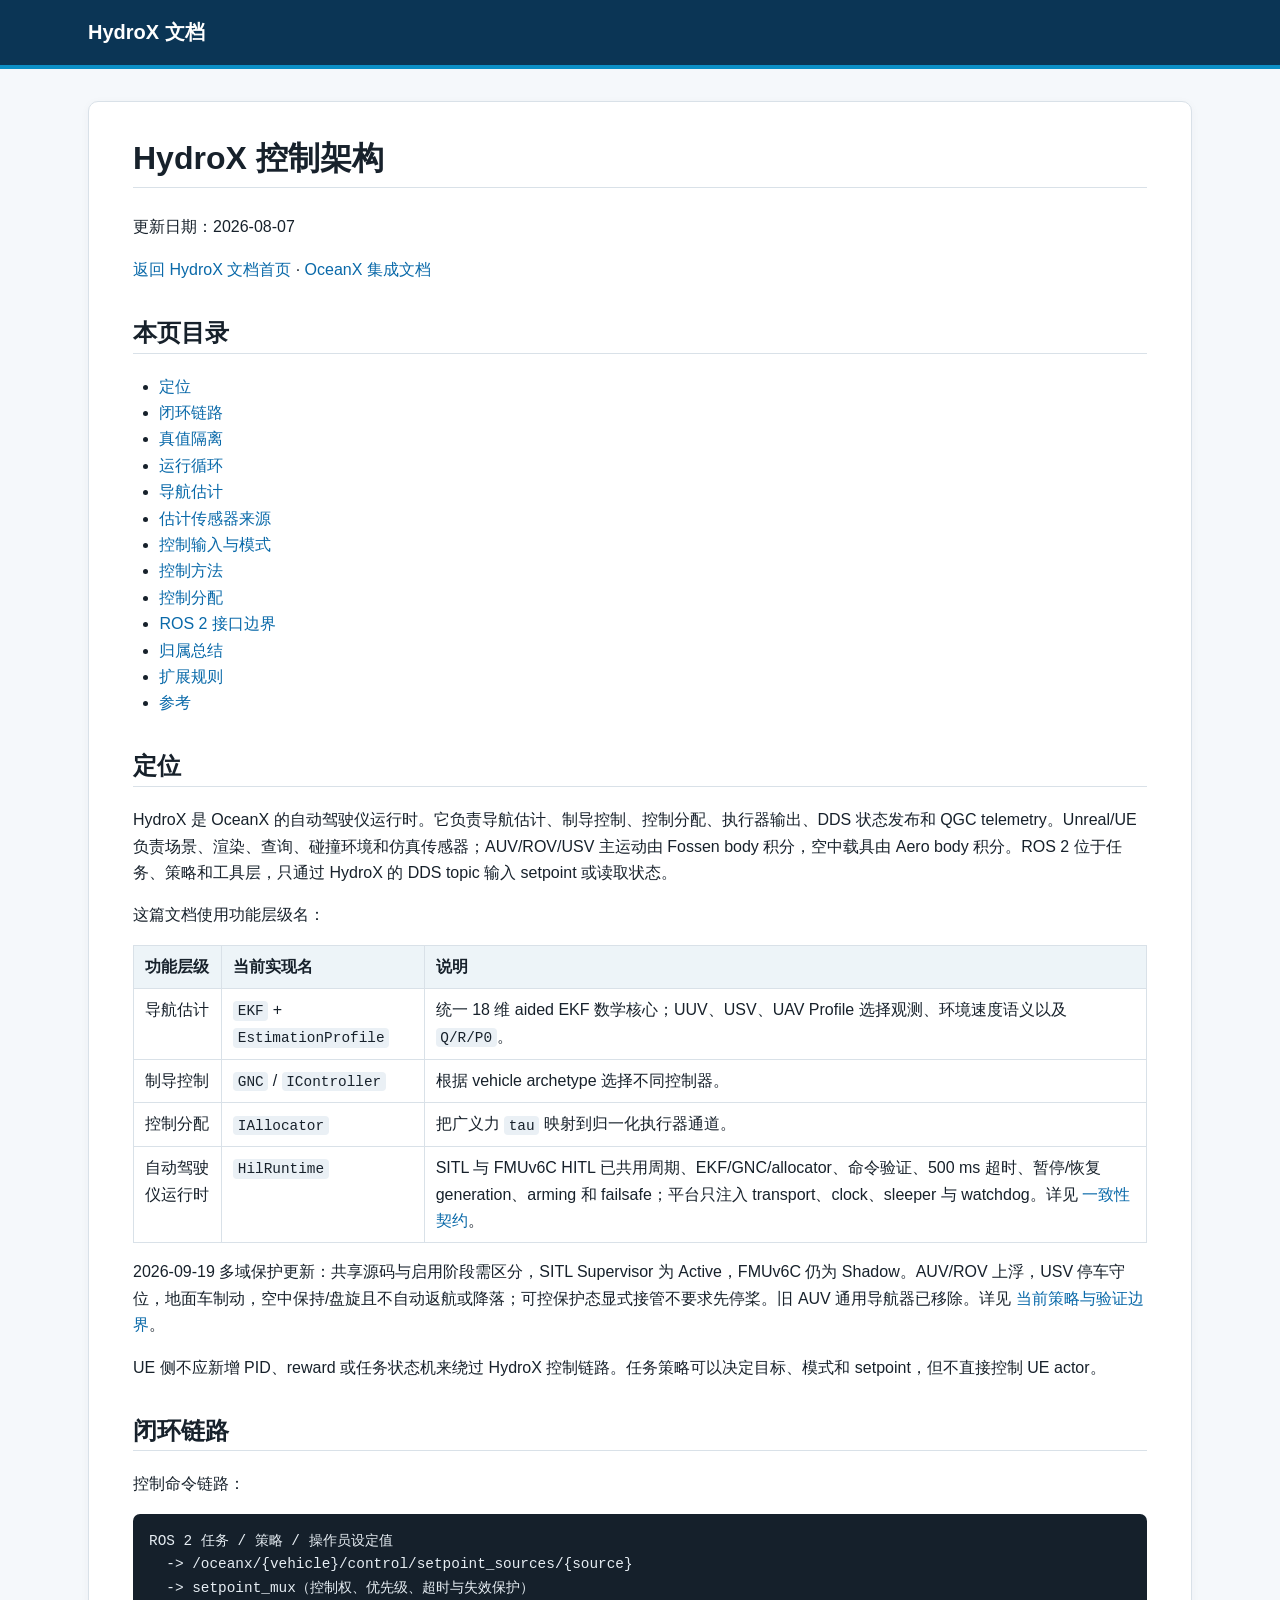
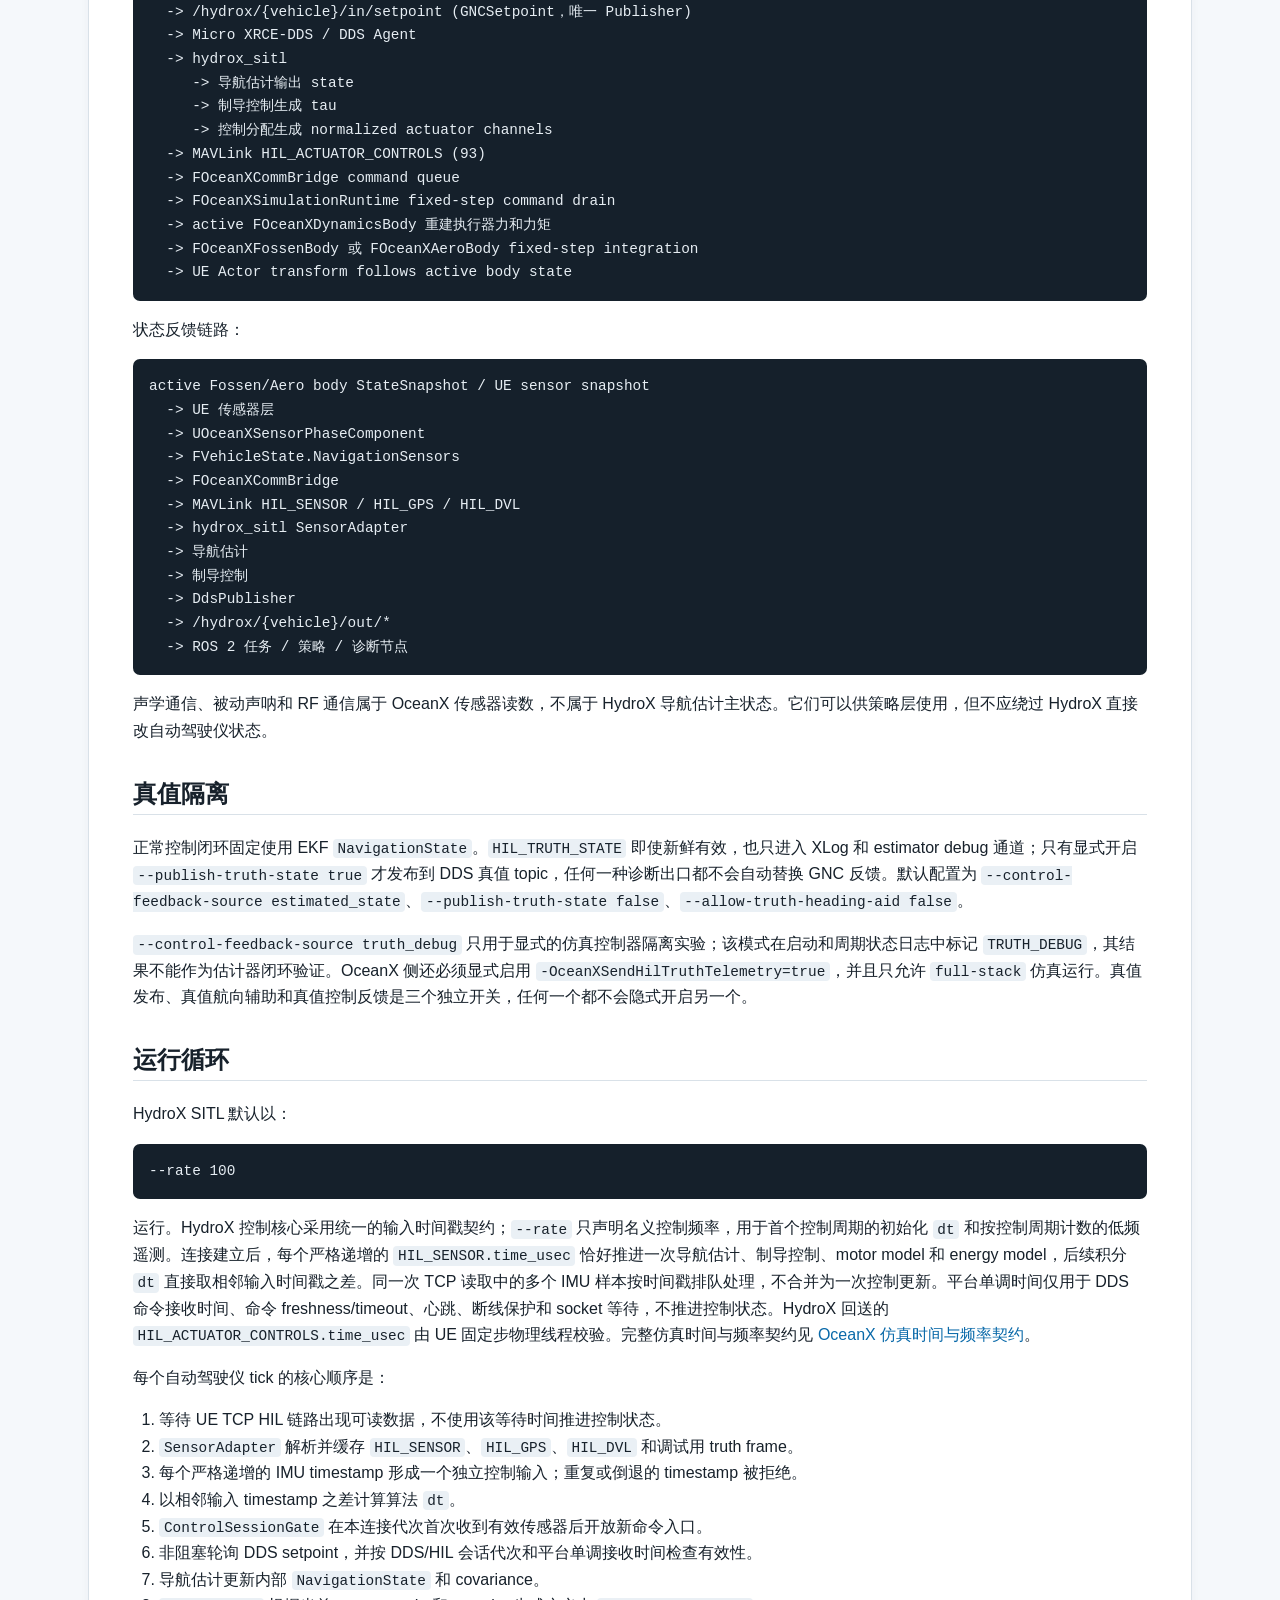
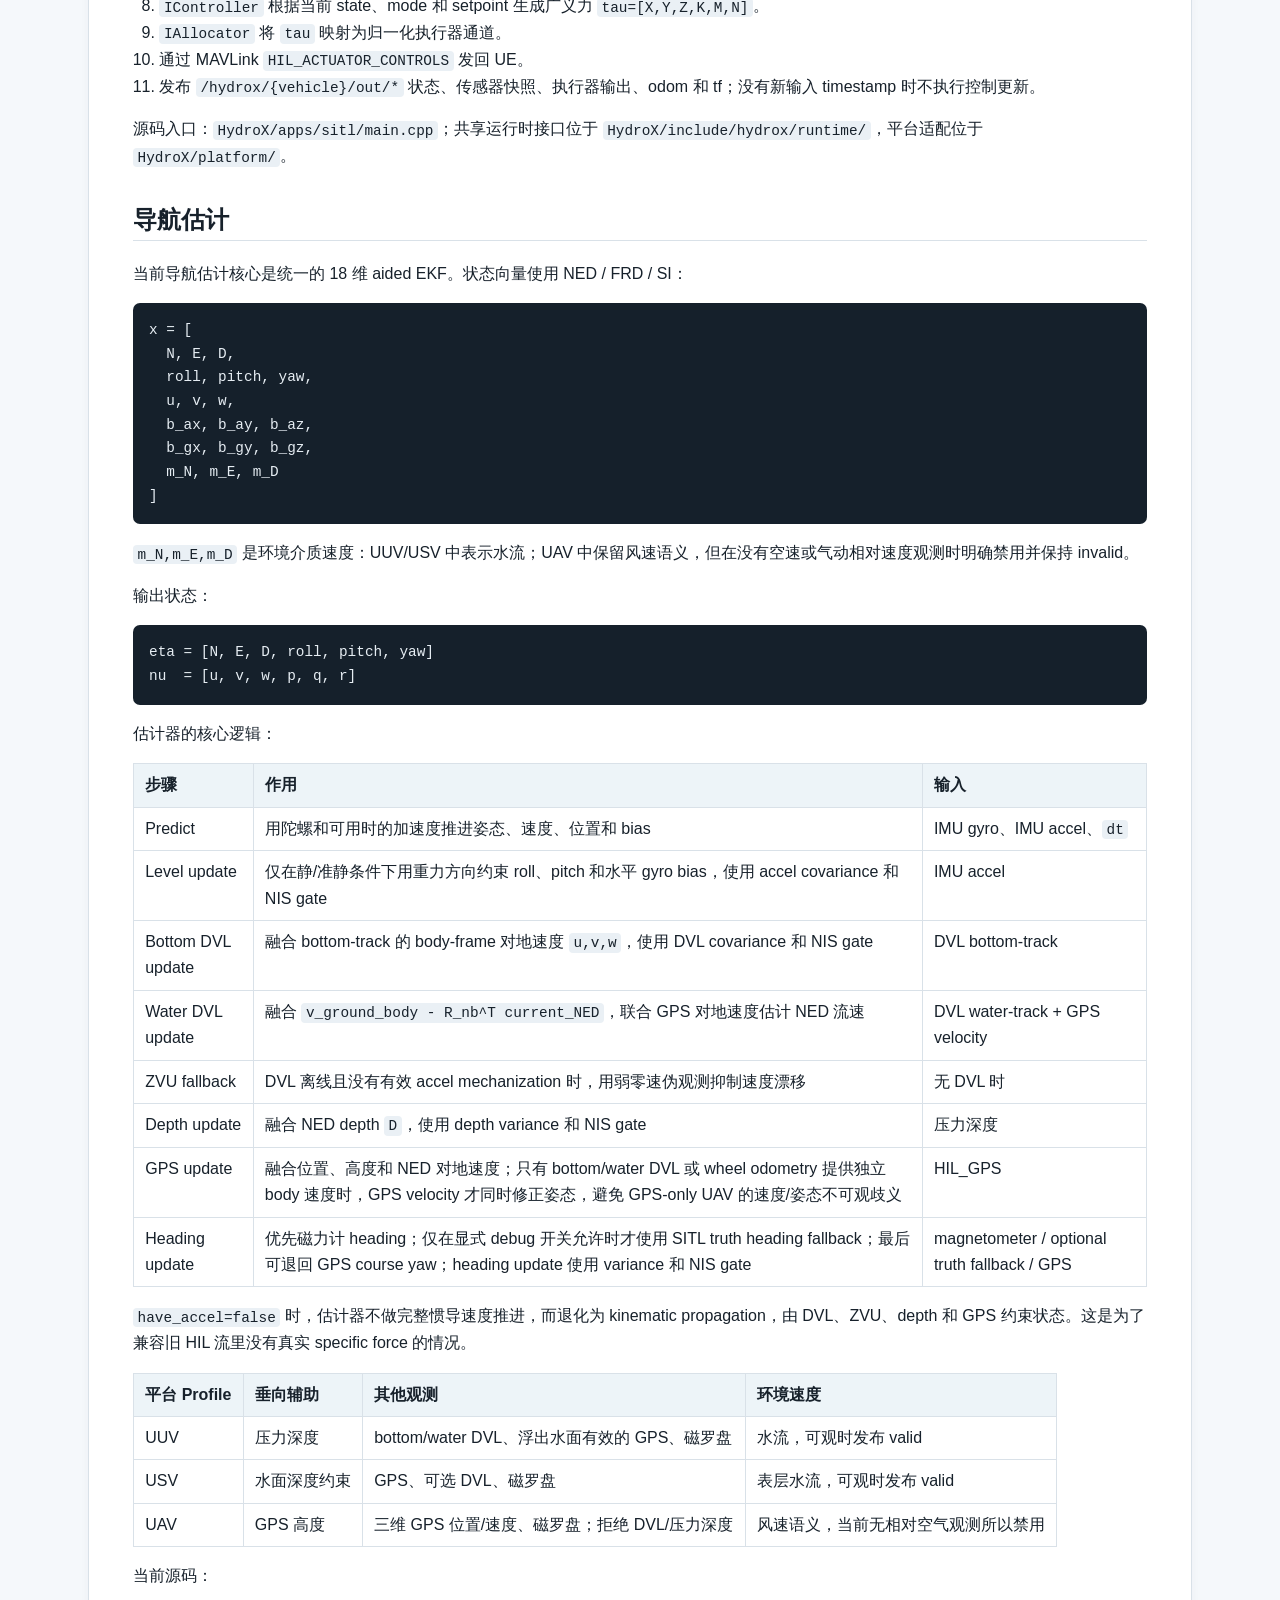
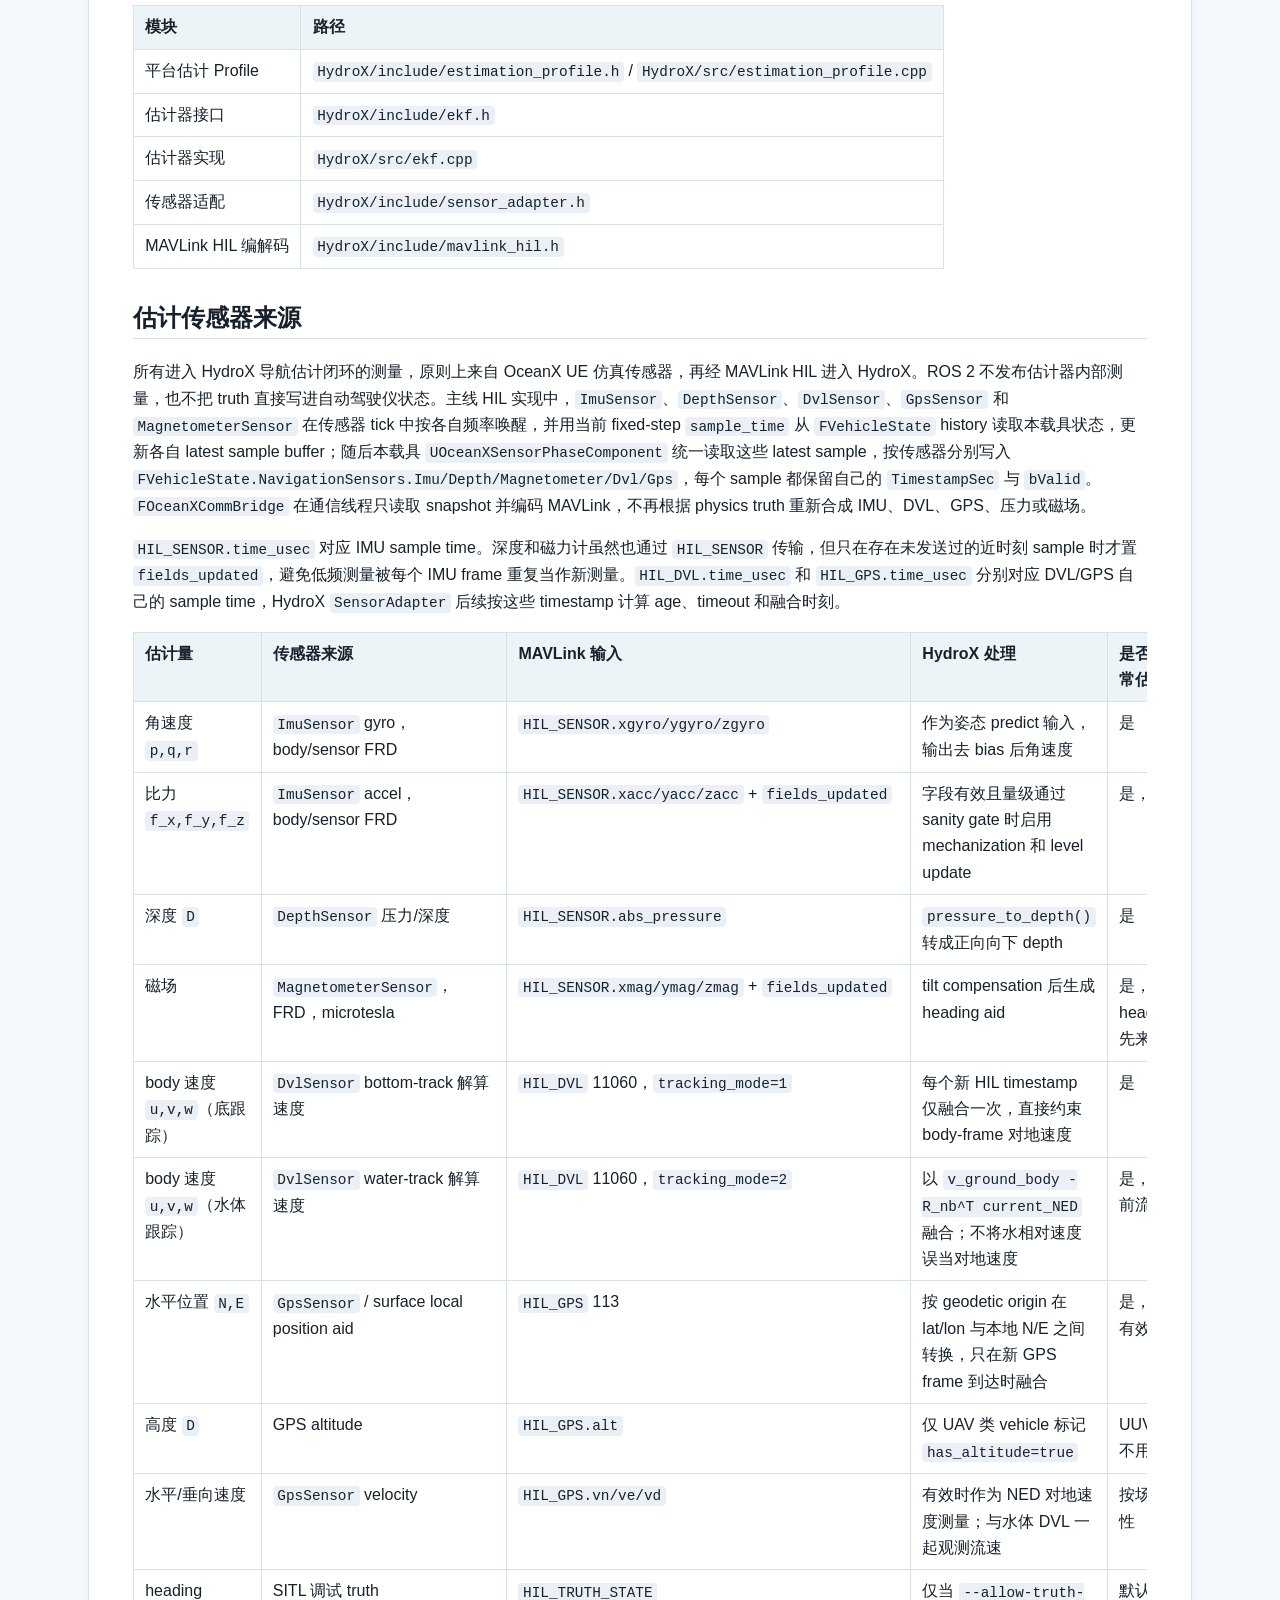
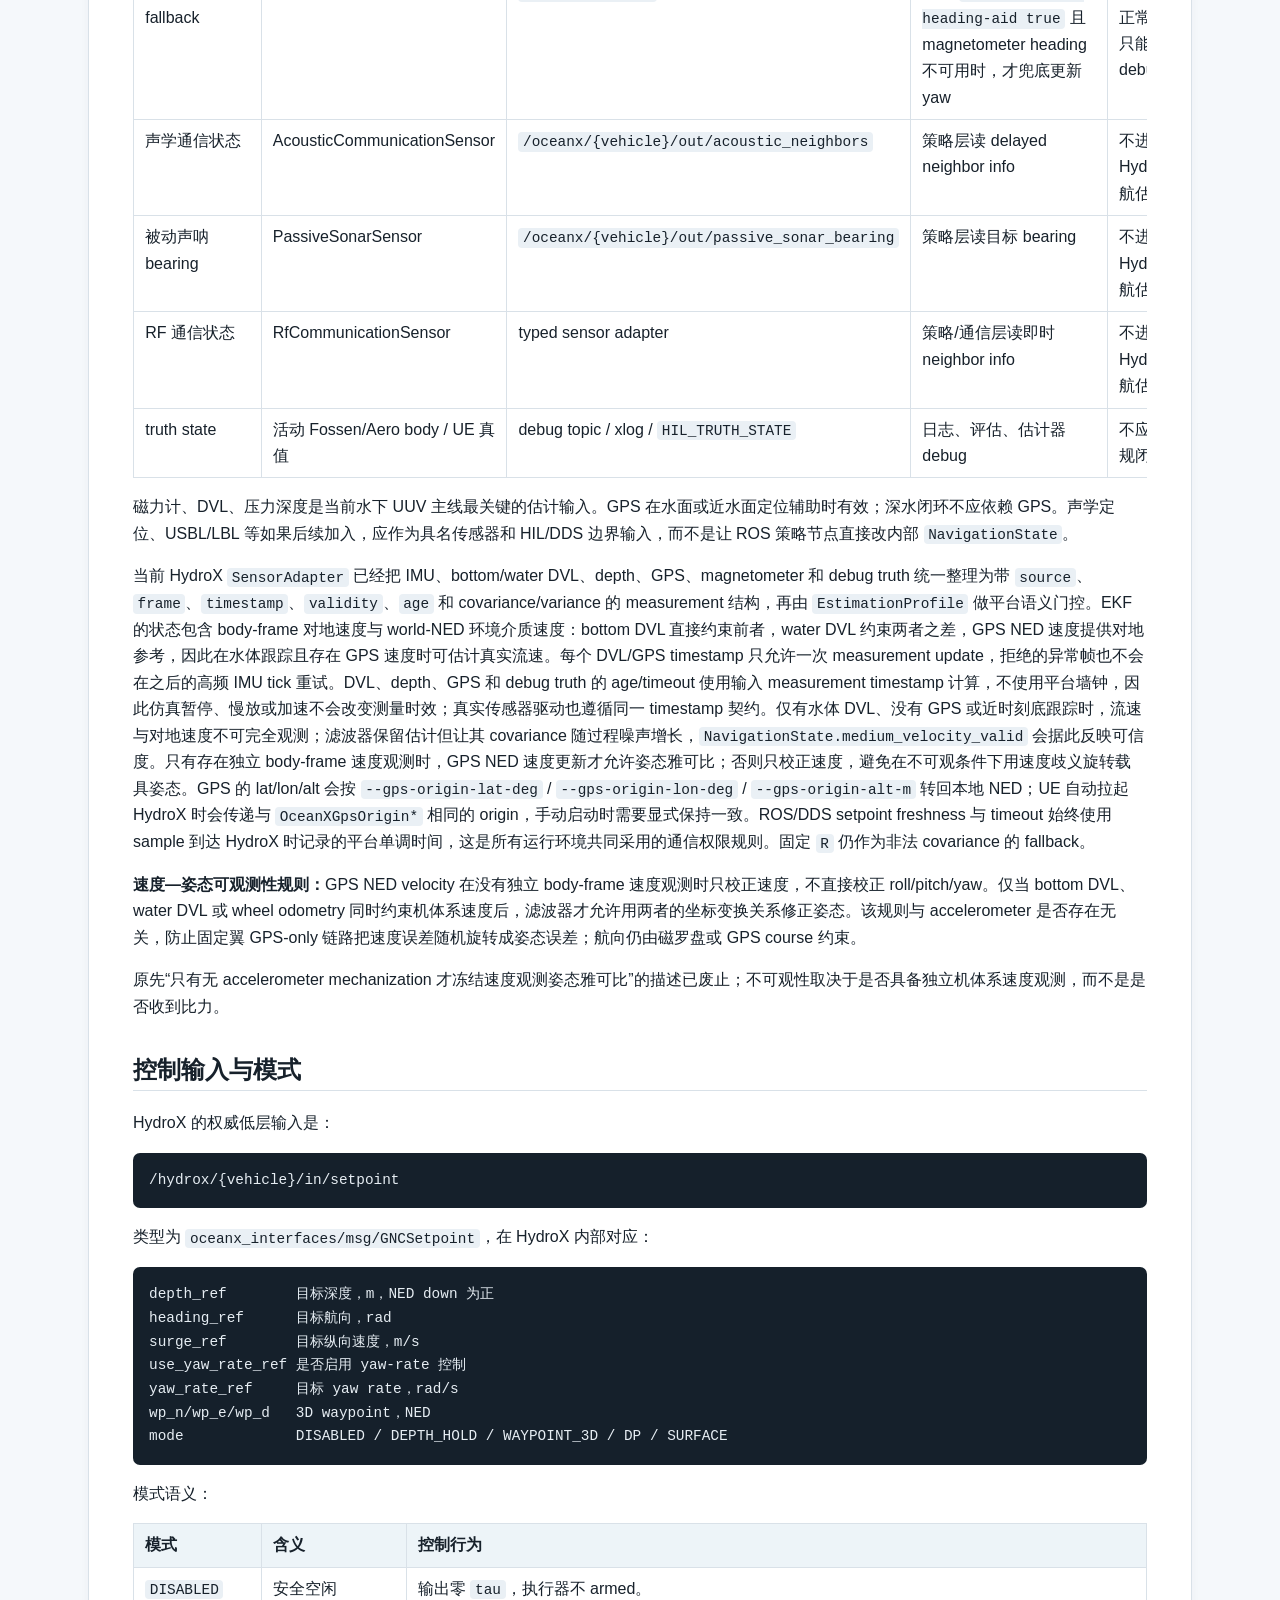
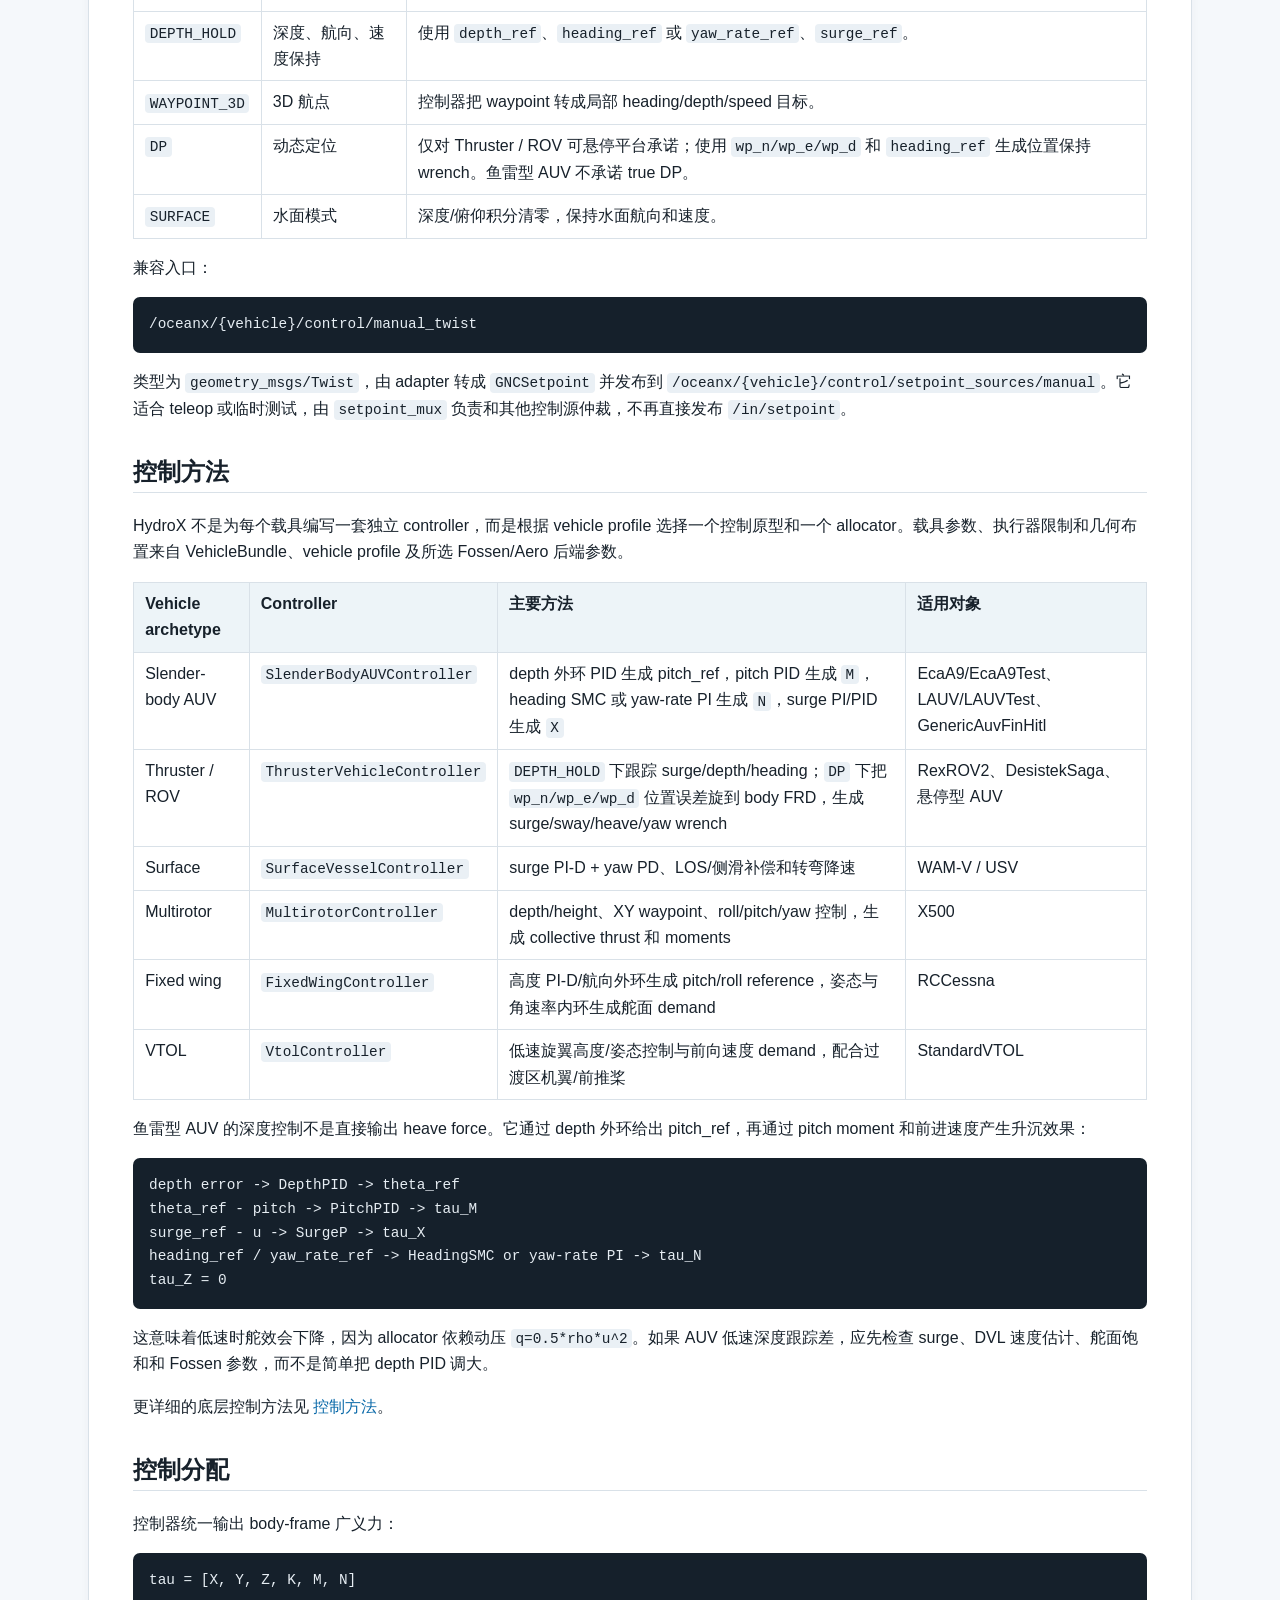
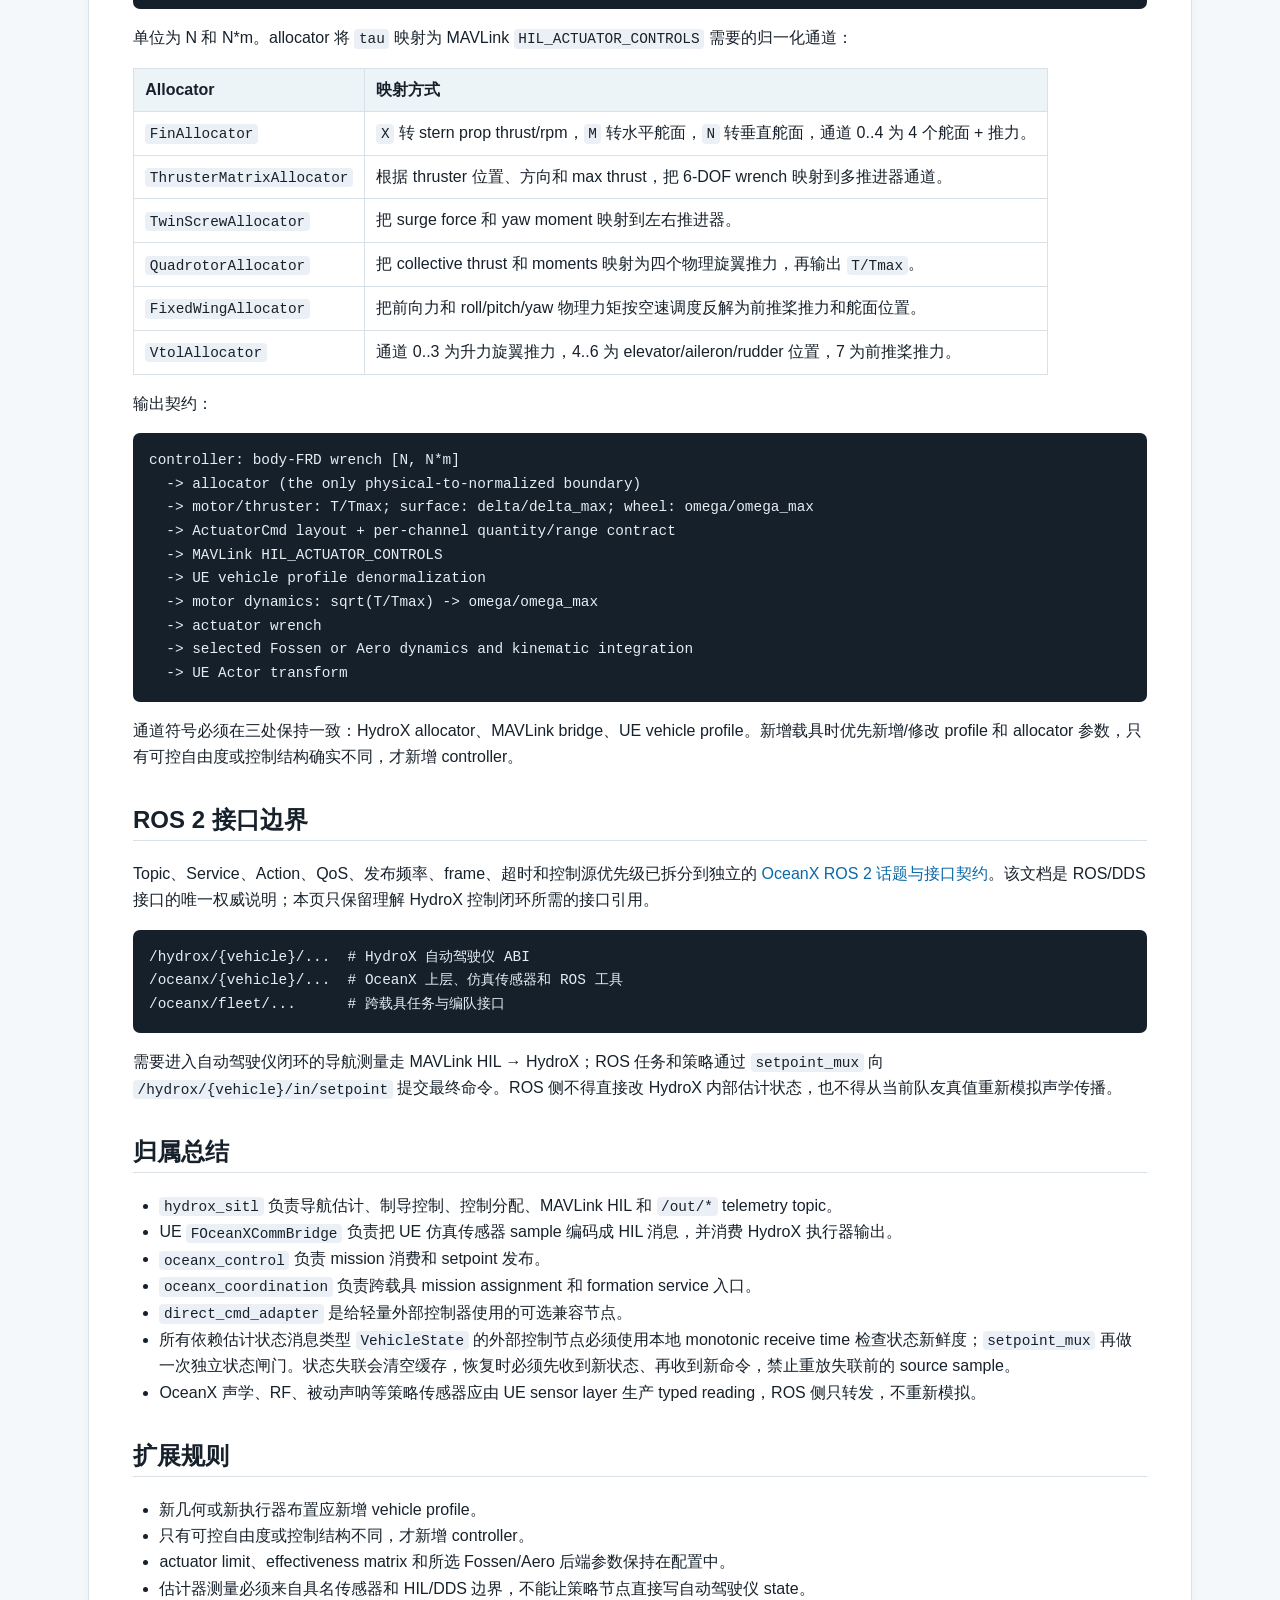
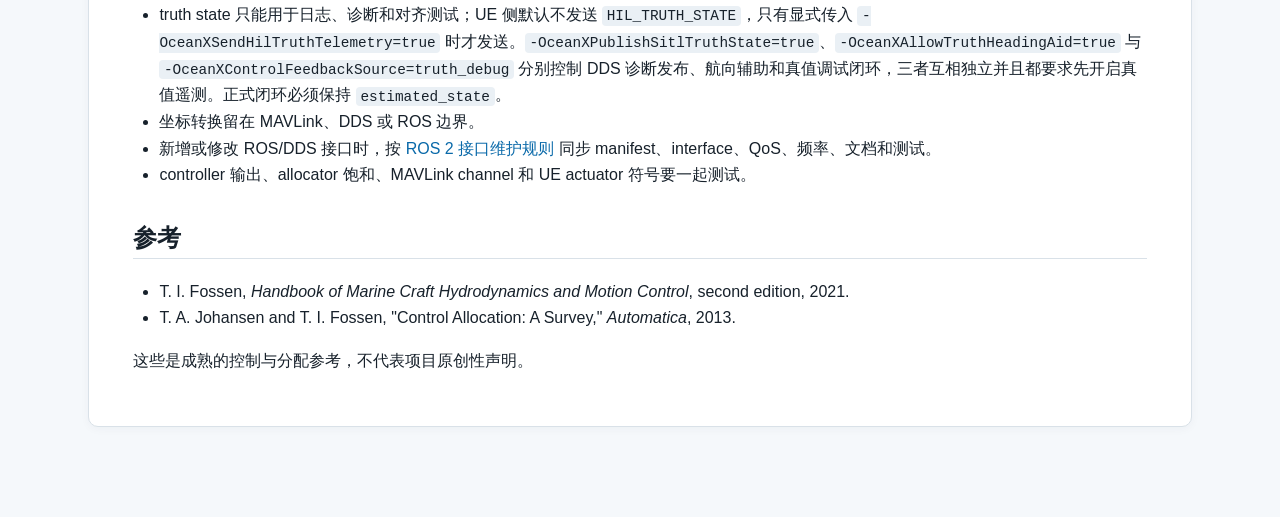
<file: docs/control_architecture.html>
<!doctype html>
<html lang="zh-CN">
<head>
  <meta charset="utf-8">
  <meta name="viewport" content="width=device-width, initial-scale=1">
  <title>HydroX 控制架构 · HydroX 文档</title>
  <link rel="stylesheet" href="assets/style.css">
</head>
<body>
  <header class="site-header"><div class="site-header__inner"><a class="site-title" href="index.html">HydroX 文档</a></div></header>
  <main><article><h1 id="hydrox-控制架构">HydroX 控制架构</h1>
<p>更新日期：2026-08-07</p>
<p><a href="index.html">返回 HydroX 文档首页</a> · <a href="../../doc/index.html">OceanX 集成文档</a></p>
<h2 id="本页目录">本页目录</h2>
<ul><li><a href="#定位">定位</a></li><li><a href="#闭环链路">闭环链路</a></li><li><a href="#真值隔离">真值隔离</a></li><li><a href="#运行循环">运行循环</a></li><li><a href="#导航估计">导航估计</a></li><li><a href="#估计传感器来源">估计传感器来源</a></li><li><a href="#控制输入与模式">控制输入与模式</a></li><li><a href="#控制方法">控制方法</a></li><li><a href="#控制分配">控制分配</a></li><li><a href="#ros-2-接口边界">ROS 2 接口边界</a></li><li><a href="#归属总结">归属总结</a></li><li><a href="#扩展规则">扩展规则</a></li><li><a href="#参考">参考</a></li></ul>
<h2 id="定位">定位</h2>
<p>HydroX 是 OceanX 的自动驾驶仪运行时。它负责导航估计、制导控制、控制分配、执行器输出、DDS 状态发布和 QGC telemetry。Unreal/UE 负责场景、渲染、查询、碰撞环境和仿真传感器；AUV/ROV/USV 主运动由 Fossen body 积分，空中载具由 Aero body 积分。ROS 2 位于任务、策略和工具层，只通过 HydroX 的 DDS topic 输入 setpoint 或读取状态。</p>
<p>这篇文档使用功能层级名：</p>
<table><thead><tr><th>功能层级</th><th>当前实现名</th><th>说明</th></tr></thead><tbody><tr><td>导航估计</td><td><code>EKF</code> + <code>EstimationProfile</code></td><td>统一 18 维 aided EKF 数学核心；UUV、USV、UAV Profile 选择观测、环境速度语义以及 <code>Q/R/P0</code>。</td></tr><tr><td>制导控制</td><td><code>GNC</code> / <code>IController</code></td><td>根据 vehicle archetype 选择不同控制器。</td></tr><tr><td>控制分配</td><td><code>IAllocator</code></td><td>把广义力 <code>tau</code> 映射到归一化执行器通道。</td></tr><tr><td>自动驾驶仪运行时</td><td><code>HilRuntime</code></td><td>SITL 与 FMUv6C HITL 已共用周期、EKF/GNC/allocator、命令验证、500 ms 超时、暂停/恢复 generation、arming 和 failsafe；平台只注入 transport、clock、sleeper 与 watchdog。详见 <a href="sitl_hitl_parity.html">一致性契约</a>。</td></tr></tbody></table>
<p>2026-09-19 多域保护更新：共享源码与启用阶段需区分，SITL Supervisor 为 Active，FMUv6C 仍为 Shadow。AUV/ROV 上浮，USV 停车守位，地面车制动，空中保持/盘旋且不自动返航或降落；可控保护态显式接管不要求先停桨。旧 AUV 通用导航器已移除。详见 <a href="../src/safety/README.md">当前策略与验证边界</a>。</p>
<p>UE 侧不应新增 PID、reward 或任务状态机来绕过 HydroX 控制链路。任务策略可以决定目标、模式和 setpoint，但不直接控制 UE actor。</p>
<h2 id="闭环链路">闭环链路</h2>
<p>控制命令链路：</p>
<pre><code class="language-text">ROS 2 任务 / 策略 / 操作员设定值
  -&gt; /oceanx/{vehicle}/control/setpoint_sources/{source}
  -&gt; setpoint_mux（控制权、优先级、超时与失效保护）
  -&gt; /hydrox/{vehicle}/in/setpoint (GNCSetpoint，唯一 Publisher)
  -&gt; Micro XRCE-DDS / DDS Agent
  -&gt; hydrox_sitl
     -&gt; 导航估计输出 state
     -&gt; 制导控制生成 tau
     -&gt; 控制分配生成 normalized actuator channels
  -&gt; MAVLink HIL_ACTUATOR_CONTROLS (93)
  -&gt; FOceanXCommBridge command queue
  -&gt; FOceanXSimulationRuntime fixed-step command drain
  -&gt; active FOceanXDynamicsBody 重建执行器力和力矩
  -&gt; FOceanXFossenBody 或 FOceanXAeroBody fixed-step integration
  -&gt; UE Actor transform follows active body state</code></pre>
<p>状态反馈链路：</p>
<pre><code class="language-text">active Fossen/Aero body StateSnapshot / UE sensor snapshot
  -&gt; UE 传感器层
  -&gt; UOceanXSensorPhaseComponent
  -&gt; FVehicleState.NavigationSensors
  -&gt; FOceanXCommBridge
  -&gt; MAVLink HIL_SENSOR / HIL_GPS / HIL_DVL
  -&gt; hydrox_sitl SensorAdapter
  -&gt; 导航估计
  -&gt; 制导控制
  -&gt; DdsPublisher
  -&gt; /hydrox/{vehicle}/out/*
  -&gt; ROS 2 任务 / 策略 / 诊断节点</code></pre>
<p>声学通信、被动声呐和 RF 通信属于 OceanX 传感器读数，不属于 HydroX 导航估计主状态。它们可以供策略层使用，但不应绕过 HydroX 直接改自动驾驶仪状态。</p>
<h2 id="真值隔离">真值隔离</h2>
<p>正常控制闭环固定使用 EKF <code>NavigationState</code>。<code>HIL_TRUTH_STATE</code> 即使新鲜有效，也只进入 XLog 和 estimator debug 通道；只有显式开启 <code>--publish-truth-state true</code> 才发布到 DDS 真值 topic，任何一种诊断出口都不会自动替换 GNC 反馈。默认配置为 <code>--control-feedback-source estimated_state</code>、<code>--publish-truth-state false</code>、<code>--allow-truth-heading-aid false</code>。</p>
<p><code>--control-feedback-source truth_debug</code> 只用于显式的仿真控制器隔离实验；该模式在启动和周期状态日志中标记 <code>TRUTH_DEBUG</code>，其结果不能作为估计器闭环验证。OceanX 侧还必须显式启用 <code>-OceanXSendHilTruthTelemetry=true</code>，并且只允许 <code>full-stack</code> 仿真运行。真值发布、真值航向辅助和真值控制反馈是三个独立开关，任何一个都不会隐式开启另一个。</p>
<h2 id="运行循环">运行循环</h2>
<p>HydroX SITL 默认以：</p>
<pre><code class="language-text">--rate 100</code></pre>
<p>运行。HydroX 控制核心采用统一的输入时间戳契约；<code>--rate</code> 只声明名义控制频率，用于首个控制周期的初始化 <code>dt</code> 和按控制周期计数的低频遥测。连接建立后，每个严格递增的 <code>HIL_SENSOR.time_usec</code> 恰好推进一次导航估计、制导控制、motor model 和 energy model，后续积分 <code>dt</code> 直接取相邻输入时间戳之差。同一次 TCP 读取中的多个 IMU 样本按时间戳排队处理，不合并为一次控制更新。平台单调时间仅用于 DDS 命令接收时间、命令 freshness/timeout、心跳、断线保护和 socket 等待，不推进控制状态。HydroX 回送的 <code>HIL_ACTUATOR_CONTROLS.time_usec</code> 由 UE 固定步物理线程校验。完整仿真时间与频率契约见 <a href="../../doc/internal/simulator_time_frequency.html">OceanX 仿真时间与频率契约</a>。</p>
<p>每个自动驾驶仪 tick 的核心顺序是：</p>
<ol><li>等待 UE TCP HIL 链路出现可读数据，不使用该等待时间推进控制状态。</li><li><code>SensorAdapter</code> 解析并缓存 <code>HIL_SENSOR</code>、<code>HIL_GPS</code>、<code>HIL_DVL</code> 和调试用 truth frame。</li><li>每个严格递增的 IMU timestamp 形成一个独立控制输入；重复或倒退的 timestamp 被拒绝。</li><li>以相邻输入 timestamp 之差计算算法 <code>dt</code>。</li><li><code>ControlSessionGate</code> 在本连接代次首次收到有效传感器后开放新命令入口。</li><li>非阻塞轮询 DDS setpoint，并按 DDS/HIL 会话代次和平台单调接收时间检查有效性。</li><li>导航估计更新内部 <code>NavigationState</code> 和 covariance。</li><li><code>IController</code> 根据当前 state、mode 和 setpoint 生成广义力 <code>tau=[X,Y,Z,K,M,N]</code>。</li><li><code>IAllocator</code> 将 <code>tau</code> 映射为归一化执行器通道。</li><li>通过 MAVLink <code>HIL_ACTUATOR_CONTROLS</code> 发回 UE。</li><li>发布 <code>/hydrox/{vehicle}/out/*</code> 状态、传感器快照、执行器输出、odom 和 tf；没有新输入 timestamp 时不执行控制更新。</li></ol>
<p>源码入口：<code>HydroX/apps/sitl/main.cpp</code>；共享运行时接口位于 <code>HydroX/include/hydrox/runtime/</code>，平台适配位于 <code>HydroX/platform/</code>。</p>
<h2 id="导航估计">导航估计</h2>
<p>当前导航估计核心是统一的 18 维 aided EKF。状态向量使用 NED / FRD / SI：</p>
<pre><code class="language-text">x = [
  N, E, D,
  roll, pitch, yaw,
  u, v, w,
  b_ax, b_ay, b_az,
  b_gx, b_gy, b_gz,
  m_N, m_E, m_D
]</code></pre>
<p><code>m_N,m_E,m_D</code> 是环境介质速度：UUV/USV 中表示水流；UAV 中保留风速语义，但在没有空速或气动相对速度观测时明确禁用并保持 invalid。</p>
<p>输出状态：</p>
<pre><code class="language-text">eta = [N, E, D, roll, pitch, yaw]
nu  = [u, v, w, p, q, r]</code></pre>
<p>估计器的核心逻辑：</p>
<table><thead><tr><th>步骤</th><th>作用</th><th>输入</th></tr></thead><tbody><tr><td>Predict</td><td>用陀螺和可用时的加速度推进姿态、速度、位置和 bias</td><td>IMU gyro、IMU accel、<code>dt</code></td></tr><tr><td>Level update</td><td>仅在静/准静条件下用重力方向约束 roll、pitch 和水平 gyro bias，使用 accel covariance 和 NIS gate</td><td>IMU accel</td></tr><tr><td>Bottom DVL update</td><td>融合 bottom-track 的 body-frame 对地速度 <code>u,v,w</code>，使用 DVL covariance 和 NIS gate</td><td>DVL bottom-track</td></tr><tr><td>Water DVL update</td><td>融合 <code>v_ground_body - R_nb^T current_NED</code>，联合 GPS 对地速度估计 NED 流速</td><td>DVL water-track + GPS velocity</td></tr><tr><td>ZVU fallback</td><td>DVL 离线且没有有效 accel mechanization 时，用弱零速伪观测抑制速度漂移</td><td>无 DVL 时</td></tr><tr><td>Depth update</td><td>融合 NED depth <code>D</code>，使用 depth variance 和 NIS gate</td><td>压力深度</td></tr><tr><td>GPS update</td><td>融合位置、高度和 NED 对地速度；只有 bottom/water DVL 或 wheel odometry 提供独立 body 速度时，GPS velocity 才同时修正姿态，避免 GPS-only UAV 的速度/姿态不可观歧义</td><td>HIL_GPS</td></tr><tr><td>Heading update</td><td>优先磁力计 heading；仅在显式 debug 开关允许时才使用 SITL truth heading fallback；最后可退回 GPS course yaw；heading update 使用 variance 和 NIS gate</td><td>magnetometer / optional truth fallback / GPS</td></tr></tbody></table>
<p><code>have_accel=false</code> 时，估计器不做完整惯导速度推进，而退化为 kinematic propagation，由 DVL、ZVU、depth 和 GPS 约束状态。这是为了兼容旧 HIL 流里没有真实 specific force 的情况。</p>
<table><thead><tr><th>平台 Profile</th><th>垂向辅助</th><th>其他观测</th><th>环境速度</th></tr></thead><tbody><tr><td>UUV</td><td>压力深度</td><td>bottom/water DVL、浮出水面有效的 GPS、磁罗盘</td><td>水流，可观时发布 valid</td></tr><tr><td>USV</td><td>水面深度约束</td><td>GPS、可选 DVL、磁罗盘</td><td>表层水流，可观时发布 valid</td></tr><tr><td>UAV</td><td>GPS 高度</td><td>三维 GPS 位置/速度、磁罗盘；拒绝 DVL/压力深度</td><td>风速语义，当前无相对空气观测所以禁用</td></tr></tbody></table>
<p>当前源码：</p>
<table><thead><tr><th>模块</th><th>路径</th></tr></thead><tbody><tr><td>平台估计 Profile</td><td><code>HydroX/include/estimation_profile.h</code> / <code>HydroX/src/estimation_profile.cpp</code></td></tr><tr><td>估计器接口</td><td><code>HydroX/include/ekf.h</code></td></tr><tr><td>估计器实现</td><td><code>HydroX/src/ekf.cpp</code></td></tr><tr><td>传感器适配</td><td><code>HydroX/include/sensor_adapter.h</code></td></tr><tr><td>MAVLink HIL 编解码</td><td><code>HydroX/include/mavlink_hil.h</code></td></tr></tbody></table>
<h2 id="估计传感器来源">估计传感器来源</h2>
<p>所有进入 HydroX 导航估计闭环的测量，原则上来自 OceanX UE 仿真传感器，再经 MAVLink HIL 进入 HydroX。ROS 2 不发布估计器内部测量，也不把 truth 直接写进自动驾驶仪状态。主线 HIL 实现中，<code>ImuSensor</code>、<code>DepthSensor</code>、<code>DvlSensor</code>、<code>GpsSensor</code> 和 <code>MagnetometerSensor</code> 在传感器 tick 中按各自频率唤醒，并用当前 fixed-step <code>sample_time</code> 从 <code>FVehicleState</code> history 读取本载具状态，更新各自 latest sample buffer；随后本载具 <code>UOceanXSensorPhaseComponent</code> 统一读取这些 latest sample，按传感器分别写入 <code>FVehicleState.NavigationSensors.Imu/Depth/Magnetometer/Dvl/Gps</code>，每个 sample 都保留自己的 <code>TimestampSec</code> 与 <code>bValid</code>。<code>FOceanXCommBridge</code> 在通信线程只读取 snapshot 并编码 MAVLink，不再根据 physics truth 重新合成 IMU、DVL、GPS、压力或磁场。</p>
<p><code>HIL_SENSOR.time_usec</code> 对应 IMU sample time。深度和磁力计虽然也通过 <code>HIL_SENSOR</code> 传输，但只在存在未发送过的近时刻 sample 时才置 <code>fields_updated</code>，避免低频测量被每个 IMU frame 重复当作新测量。<code>HIL_DVL.time_usec</code> 和 <code>HIL_GPS.time_usec</code> 分别对应 DVL/GPS 自己的 sample time，HydroX <code>SensorAdapter</code> 后续按这些 timestamp 计算 age、timeout 和融合时刻。</p>
<table><thead><tr><th>估计量</th><th>传感器来源</th><th>MAVLink 输入</th><th>HydroX 处理</th><th>是否进入正常估计</th></tr></thead><tbody><tr><td>角速度 <code>p,q,r</code></td><td><code>ImuSensor</code> gyro，body/sensor FRD</td><td><code>HIL_SENSOR.xgyro/ygyro/zgyro</code></td><td>作为姿态 predict 输入，输出去 bias 后角速度</td><td>是</td></tr><tr><td>比力 <code>f_x,f_y,f_z</code></td><td><code>ImuSensor</code> accel，body/sensor FRD</td><td><code>HIL_SENSOR.xacc/yacc/zacc</code> + <code>fields_updated</code></td><td>字段有效且量级通过 sanity gate 时启用 mechanization 和 level update</td><td>是，可降级</td></tr><tr><td>深度 <code>D</code></td><td><code>DepthSensor</code> 压力/深度</td><td><code>HIL_SENSOR.abs_pressure</code></td><td><code>pressure_to_depth()</code> 转成正向向下 depth</td><td>是</td></tr><tr><td>磁场</td><td><code>MagnetometerSensor</code>，FRD，microtesla</td><td><code>HIL_SENSOR.xmag/ymag/zmag</code> + <code>fields_updated</code></td><td>tilt compensation 后生成 heading aid</td><td>是，heading 优先来源</td></tr><tr><td>body 速度 <code>u,v,w</code>（底跟踪）</td><td><code>DvlSensor</code> bottom-track 解算速度</td><td><code>HIL_DVL</code> 11060，<code>tracking_mode=1</code></td><td>每个新 HIL timestamp 仅融合一次，直接约束 body-frame 对地速度</td><td>是</td></tr><tr><td>body 速度 <code>u,v,w</code>（水体跟踪）</td><td><code>DvlSensor</code> water-track 解算速度</td><td><code>HIL_DVL</code> 11060，<code>tracking_mode=2</code></td><td>以 <code>v_ground_body - R_nb^T current_NED</code> 融合；不将水相对速度误当对地速度</td><td>是，依赖当前流速状态</td></tr><tr><td>水平位置 <code>N,E</code></td><td><code>GpsSensor</code> / surface local position aid</td><td><code>HIL_GPS</code> 113</td><td>按 geodetic origin 在 lat/lon 与本地 N/E 之间转换，只在新 GPS frame 到达时融合</td><td>是，按场景有效性</td></tr><tr><td>高度 <code>D</code></td><td>GPS altitude</td><td><code>HIL_GPS.alt</code></td><td>仅 UAV 类 vehicle 标记 <code>has_altitude=true</code></td><td>UUV/USV 不用</td></tr><tr><td>水平/垂向速度</td><td><code>GpsSensor</code> velocity</td><td><code>HIL_GPS.vn/ve/vd</code></td><td>有效时作为 NED 对地速度测量；与水体 DVL 一起观测流速</td><td>按场景有效性</td></tr><tr><td>heading fallback</td><td>SITL 调试 truth</td><td><code>HIL_TRUTH_STATE</code></td><td>仅当 <code>--allow-truth-heading-aid true</code> 且 magnetometer heading 不可用时，才兜底更新 yaw</td><td>默认不进入正常估计，只能用于 debug/parity</td></tr><tr><td>声学通信状态</td><td>AcousticCommunicationSensor</td><td><code>/oceanx/{vehicle}/out/acoustic_neighbors</code></td><td>策略层读 delayed neighbor info</td><td>不进入 HydroX 导航估计</td></tr><tr><td>被动声呐 bearing</td><td>PassiveSonarSensor</td><td><code>/oceanx/{vehicle}/out/passive_sonar_bearing</code></td><td>策略层读目标 bearing</td><td>不进入 HydroX 导航估计</td></tr><tr><td>RF 通信状态</td><td>RfCommunicationSensor</td><td>typed sensor adapter</td><td>策略/通信层读即时 neighbor info</td><td>不进入 HydroX 导航估计</td></tr><tr><td>truth state</td><td>活动 Fossen/Aero body / UE 真值</td><td>debug topic / xlog / <code>HIL_TRUTH_STATE</code></td><td>日志、评估、估计器 debug</td><td>不应作为常规闭环状态</td></tr></tbody></table>
<p>磁力计、DVL、压力深度是当前水下 UUV 主线最关键的估计输入。GPS 在水面或近水面定位辅助时有效；深水闭环不应依赖 GPS。声学定位、USBL/LBL 等如果后续加入，应作为具名传感器和 HIL/DDS 边界输入，而不是让 ROS 策略节点直接改内部 <code>NavigationState</code>。</p>
<p>当前 HydroX <code>SensorAdapter</code> 已经把 IMU、bottom/water DVL、depth、GPS、magnetometer 和 debug truth 统一整理为带 <code>source</code>、<code>frame</code>、<code>timestamp</code>、<code>validity</code>、<code>age</code> 和 covariance/variance 的 measurement 结构，再由 <code>EstimationProfile</code> 做平台语义门控。EKF 的状态包含 body-frame 对地速度与 world-NED 环境介质速度：bottom DVL 直接约束前者，water DVL 约束两者之差，GPS NED 速度提供对地参考，因此在水体跟踪且存在 GPS 速度时可估计真实流速。每个 DVL/GPS timestamp 只允许一次 measurement update，拒绝的异常帧也不会在之后的高频 IMU tick 重试。DVL、depth、GPS 和 debug truth 的 age/timeout 使用输入 measurement timestamp 计算，不使用平台墙钟，因此仿真暂停、慢放或加速不会改变测量时效；真实传感器驱动也遵循同一 timestamp 契约。仅有水体 DVL、没有 GPS 或近时刻底跟踪时，流速与对地速度不可完全观测；滤波器保留估计但让其 covariance 随过程噪声增长，<code>NavigationState.medium_velocity_valid</code> 会据此反映可信度。只有存在独立 body-frame 速度观测时，GPS NED 速度更新才允许姿态雅可比；否则只校正速度，避免在不可观条件下用速度歧义旋转载具姿态。GPS 的 lat/lon/alt 会按 <code>--gps-origin-lat-deg</code> / <code>--gps-origin-lon-deg</code> / <code>--gps-origin-alt-m</code> 转回本地 NED；UE 自动拉起 HydroX 时会传递与 <code>OceanXGpsOrigin*</code> 相同的 origin，手动启动时需要显式保持一致。ROS/DDS setpoint freshness 与 timeout 始终使用 sample 到达 HydroX 时记录的平台单调时间，这是所有运行环境共同采用的通信权限规则。固定 <code>R</code> 仍作为非法 covariance 的 fallback。</p>
<p><strong>速度—姿态可观测性规则：</strong>GPS NED velocity 在没有独立 body-frame 速度观测时只校正速度，不直接校正 roll/pitch/yaw。仅当 bottom DVL、water DVL 或 wheel odometry 同时约束机体系速度后，滤波器才允许用两者的坐标变换关系修正姿态。该规则与 accelerometer 是否存在无关，防止固定翼 GPS-only 链路把速度误差随机旋转成姿态误差；航向仍由磁罗盘或 GPS course 约束。</p>
<p>原先“只有无 accelerometer mechanization 才冻结速度观测姿态雅可比”的描述已废止；不可观性取决于是否具备独立机体系速度观测，而不是是否收到比力。</p>
<h2 id="控制输入与模式">控制输入与模式</h2>
<p>HydroX 的权威低层输入是：</p>
<pre><code class="language-text">/hydrox/{vehicle}/in/setpoint</code></pre>
<p>类型为 <code>oceanx_interfaces/msg/GNCSetpoint</code>，在 HydroX 内部对应：</p>
<pre><code class="language-text">depth_ref        目标深度，m，NED down 为正
heading_ref      目标航向，rad
surge_ref        目标纵向速度，m/s
use_yaw_rate_ref 是否启用 yaw-rate 控制
yaw_rate_ref     目标 yaw rate，rad/s
wp_n/wp_e/wp_d   3D waypoint，NED
mode             DISABLED / DEPTH_HOLD / WAYPOINT_3D / DP / SURFACE</code></pre>
<p>模式语义：</p>
<table><thead><tr><th>模式</th><th>含义</th><th>控制行为</th></tr></thead><tbody><tr><td><code>DISABLED</code></td><td>安全空闲</td><td>输出零 <code>tau</code>，执行器不 armed。</td></tr><tr><td><code>DEPTH_HOLD</code></td><td>深度、航向、速度保持</td><td>使用 <code>depth_ref</code>、<code>heading_ref</code> 或 <code>yaw_rate_ref</code>、<code>surge_ref</code>。</td></tr><tr><td><code>WAYPOINT_3D</code></td><td>3D 航点</td><td>控制器把 waypoint 转成局部 heading/depth/speed 目标。</td></tr><tr><td><code>DP</code></td><td>动态定位</td><td>仅对 Thruster / ROV 可悬停平台承诺；使用 <code>wp_n/wp_e/wp_d</code> 和 <code>heading_ref</code> 生成位置保持 wrench。鱼雷型 AUV 不承诺 true DP。</td></tr><tr><td><code>SURFACE</code></td><td>水面模式</td><td>深度/俯仰积分清零，保持水面航向和速度。</td></tr></tbody></table>
<p>兼容入口：</p>
<pre><code class="language-text">/oceanx/{vehicle}/control/manual_twist</code></pre>
<p>类型为 <code>geometry_msgs/Twist</code>，由 adapter 转成 <code>GNCSetpoint</code> 并发布到 <code>/oceanx/{vehicle}/control/setpoint_sources/manual</code>。它适合 teleop 或临时测试，由 <code>setpoint_mux</code> 负责和其他控制源仲裁，不再直接发布 <code>/in/setpoint</code>。</p>
<h2 id="控制方法">控制方法</h2>
<p>HydroX 不是为每个载具编写一套独立 controller，而是根据 vehicle profile 选择一个控制原型和一个 allocator。载具参数、执行器限制和几何布置来自 VehicleBundle、vehicle profile 及所选 Fossen/Aero 后端参数。</p>
<table><thead><tr><th>Vehicle archetype</th><th>Controller</th><th>主要方法</th><th>适用对象</th></tr></thead><tbody><tr><td>Slender-body AUV</td><td><code>SlenderBodyAUVController</code></td><td>depth 外环 PID 生成 pitch_ref，pitch PID 生成 <code>M</code>，heading SMC 或 yaw-rate PI 生成 <code>N</code>，surge PI/PID 生成 <code>X</code></td><td>EcaA9/EcaA9Test、LAUV/LAUVTest、GenericAuvFinHitl</td></tr><tr><td>Thruster / ROV</td><td><code>ThrusterVehicleController</code></td><td><code>DEPTH_HOLD</code> 下跟踪 surge/depth/heading；<code>DP</code> 下把 <code>wp_n/wp_e/wp_d</code> 位置误差旋到 body FRD，生成 surge/sway/heave/yaw wrench</td><td>RexROV2、DesistekSaga、悬停型 AUV</td></tr><tr><td>Surface</td><td><code>SurfaceVesselController</code></td><td>surge PI-D + yaw PD、LOS/侧滑补偿和转弯降速</td><td>WAM-V / USV</td></tr><tr><td>Multirotor</td><td><code>MultirotorController</code></td><td>depth/height、XY waypoint、roll/pitch/yaw 控制，生成 collective thrust 和 moments</td><td>X500</td></tr><tr><td>Fixed wing</td><td><code>FixedWingController</code></td><td>高度 PI-D/航向外环生成 pitch/roll reference，姿态与角速率内环生成舵面 demand</td><td>RCCessna</td></tr><tr><td>VTOL</td><td><code>VtolController</code></td><td>低速旋翼高度/姿态控制与前向速度 demand，配合过渡区机翼/前推桨</td><td>StandardVTOL</td></tr></tbody></table>
<p>鱼雷型 AUV 的深度控制不是直接输出 heave force。它通过 depth 外环给出 pitch_ref，再通过 pitch moment 和前进速度产生升沉效果：</p>
<pre><code class="language-text">depth error -&gt; DepthPID -&gt; theta_ref
theta_ref - pitch -&gt; PitchPID -&gt; tau_M
surge_ref - u -&gt; SurgeP -&gt; tau_X
heading_ref / yaw_rate_ref -&gt; HeadingSMC or yaw-rate PI -&gt; tau_N
tau_Z = 0</code></pre>
<p>这意味着低速时舵效会下降，因为 allocator 依赖动压 <code>q=0.5*rho*u^2</code>。如果 AUV 低速深度跟踪差，应先检查 surge、DVL 速度估计、舵面饱和和 Fossen 参数，而不是简单把 depth PID 调大。</p>
<p>更详细的底层控制方法见 <a href="control_methods.html">控制方法</a>。</p>
<h2 id="控制分配">控制分配</h2>
<p>控制器统一输出 body-frame 广义力：</p>
<pre><code class="language-text">tau = [X, Y, Z, K, M, N]</code></pre>
<p>单位为 N 和 N*m。allocator 将 <code>tau</code> 映射为 MAVLink <code>HIL_ACTUATOR_CONTROLS</code> 需要的归一化通道：</p>
<table><thead><tr><th>Allocator</th><th>映射方式</th></tr></thead><tbody><tr><td><code>FinAllocator</code></td><td><code>X</code> 转 stern prop thrust/rpm，<code>M</code> 转水平舵面，<code>N</code> 转垂直舵面，通道 0..4 为 4 个舵面 + 推力。</td></tr><tr><td><code>ThrusterMatrixAllocator</code></td><td>根据 thruster 位置、方向和 max thrust，把 6-DOF wrench 映射到多推进器通道。</td></tr><tr><td><code>TwinScrewAllocator</code></td><td>把 surge force 和 yaw moment 映射到左右推进器。</td></tr><tr><td><code>QuadrotorAllocator</code></td><td>把 collective thrust 和 moments 映射为四个物理旋翼推力，再输出 <code>T/Tmax</code>。</td></tr><tr><td><code>FixedWingAllocator</code></td><td>把前向力和 roll/pitch/yaw 物理力矩按空速调度反解为前推桨推力和舵面位置。</td></tr><tr><td><code>VtolAllocator</code></td><td>通道 0..3 为升力旋翼推力，4..6 为 elevator/aileron/rudder 位置，7 为前推桨推力。</td></tr></tbody></table>
<p>输出契约：</p>
<pre><code class="language-text">controller: body-FRD wrench [N, N*m]
  -&gt; allocator (the only physical-to-normalized boundary)
  -&gt; motor/thruster: T/Tmax; surface: delta/delta_max; wheel: omega/omega_max
  -&gt; ActuatorCmd layout + per-channel quantity/range contract
  -&gt; MAVLink HIL_ACTUATOR_CONTROLS
  -&gt; UE vehicle profile denormalization
  -&gt; motor dynamics: sqrt(T/Tmax) -&gt; omega/omega_max
  -&gt; actuator wrench
  -&gt; selected Fossen or Aero dynamics and kinematic integration
  -&gt; UE Actor transform</code></pre>
<p>通道符号必须在三处保持一致：HydroX allocator、MAVLink bridge、UE vehicle profile。新增载具时优先新增/修改 profile 和 allocator 参数，只有可控自由度或控制结构确实不同，才新增 controller。</p>
<h2 id="ros-2-接口边界">ROS 2 接口边界</h2>
<p>Topic、Service、Action、QoS、发布频率、frame、超时和控制源优先级已拆分到独立的 <a href="ros_interfaces.html">OceanX ROS 2 话题与接口契约</a>。该文档是 ROS/DDS 接口的唯一权威说明；本页只保留理解 HydroX 控制闭环所需的接口引用。</p>
<pre><code class="language-text">/hydrox/{vehicle}/...  # HydroX 自动驾驶仪 ABI
/oceanx/{vehicle}/...  # OceanX 上层、仿真传感器和 ROS 工具
/oceanx/fleet/...      # 跨载具任务与编队接口</code></pre>
<p>需要进入自动驾驶仪闭环的导航测量走 MAVLink HIL → HydroX；ROS 任务和策略通过 <code>setpoint_mux</code> 向 <code>/hydrox/{vehicle}/in/setpoint</code> 提交最终命令。ROS 侧不得直接改 HydroX 内部估计状态，也不得从当前队友真值重新模拟声学传播。</p>
<h2 id="归属总结">归属总结</h2>
<ul><li><code>hydrox_sitl</code> 负责导航估计、制导控制、控制分配、MAVLink HIL 和 <code>/out/*</code> telemetry topic。</li><li>UE <code>FOceanXCommBridge</code> 负责把 UE 仿真传感器 sample 编码成 HIL 消息，并消费 HydroX 执行器输出。</li><li><code>oceanx_control</code> 负责 mission 消费和 setpoint 发布。</li><li><code>oceanx_coordination</code> 负责跨载具 mission assignment 和 formation service 入口。</li><li><code>direct_cmd_adapter</code> 是给轻量外部控制器使用的可选兼容节点。</li><li>所有依赖估计状态消息类型 <code>VehicleState</code> 的外部控制节点必须使用本地 monotonic receive time 检查状态新鲜度；<code>setpoint_mux</code> 再做一次独立状态闸门。状态失联会清空缓存，恢复时必须先收到新状态、再收到新命令，禁止重放失联前的 source sample。</li><li>OceanX 声学、RF、被动声呐等策略传感器应由 UE sensor layer 生产 typed reading，ROS 侧只转发，不重新模拟。</li></ul>
<h2 id="扩展规则">扩展规则</h2>
<ul><li>新几何或新执行器布置应新增 vehicle profile。</li><li>只有可控自由度或控制结构不同，才新增 controller。</li><li>actuator limit、effectiveness matrix 和所选 Fossen/Aero 后端参数保持在配置中。</li><li>估计器测量必须来自具名传感器和 HIL/DDS 边界，不能让策略节点直接写自动驾驶仪 state。</li><li>truth state 只能用于日志、诊断和对齐测试；UE 侧默认不发送 <code>HIL_TRUTH_STATE</code>，只有显式传入 <code>-OceanXSendHilTruthTelemetry=true</code> 时才发送。<code>-OceanXPublishSitlTruthState=true</code>、<code>-OceanXAllowTruthHeadingAid=true</code> 与 <code>-OceanXControlFeedbackSource=truth_debug</code> 分别控制 DDS 诊断发布、航向辅助和真值调试闭环，三者互相独立并且都要求先开启真值遥测。正式闭环必须保持 <code>estimated_state</code>。</li><li>坐标转换留在 MAVLink、DDS 或 ROS 边界。</li><li>新增或修改 ROS/DDS 接口时，按 <a href="ros_interfaces.html#维护规则">ROS 2 接口维护规则</a> 同步 manifest、interface、QoS、频率、文档和测试。</li><li>controller 输出、allocator 饱和、MAVLink channel 和 UE actuator 符号要一起测试。</li></ul>
<h2 id="参考">参考</h2>
<ul><li>T. I. Fossen, <em>Handbook of Marine Craft Hydrodynamics and Motion Control</em>, second edition, 2021.</li><li>T. A. Johansen and T. I. Fossen, "Control Allocation: A Survey," <em>Automatica</em>, 2013.</li></ul>
<p>这些是成熟的控制与分配参考，不代表项目原创性声明。</p></article></main>
</body>
</html>
</file>
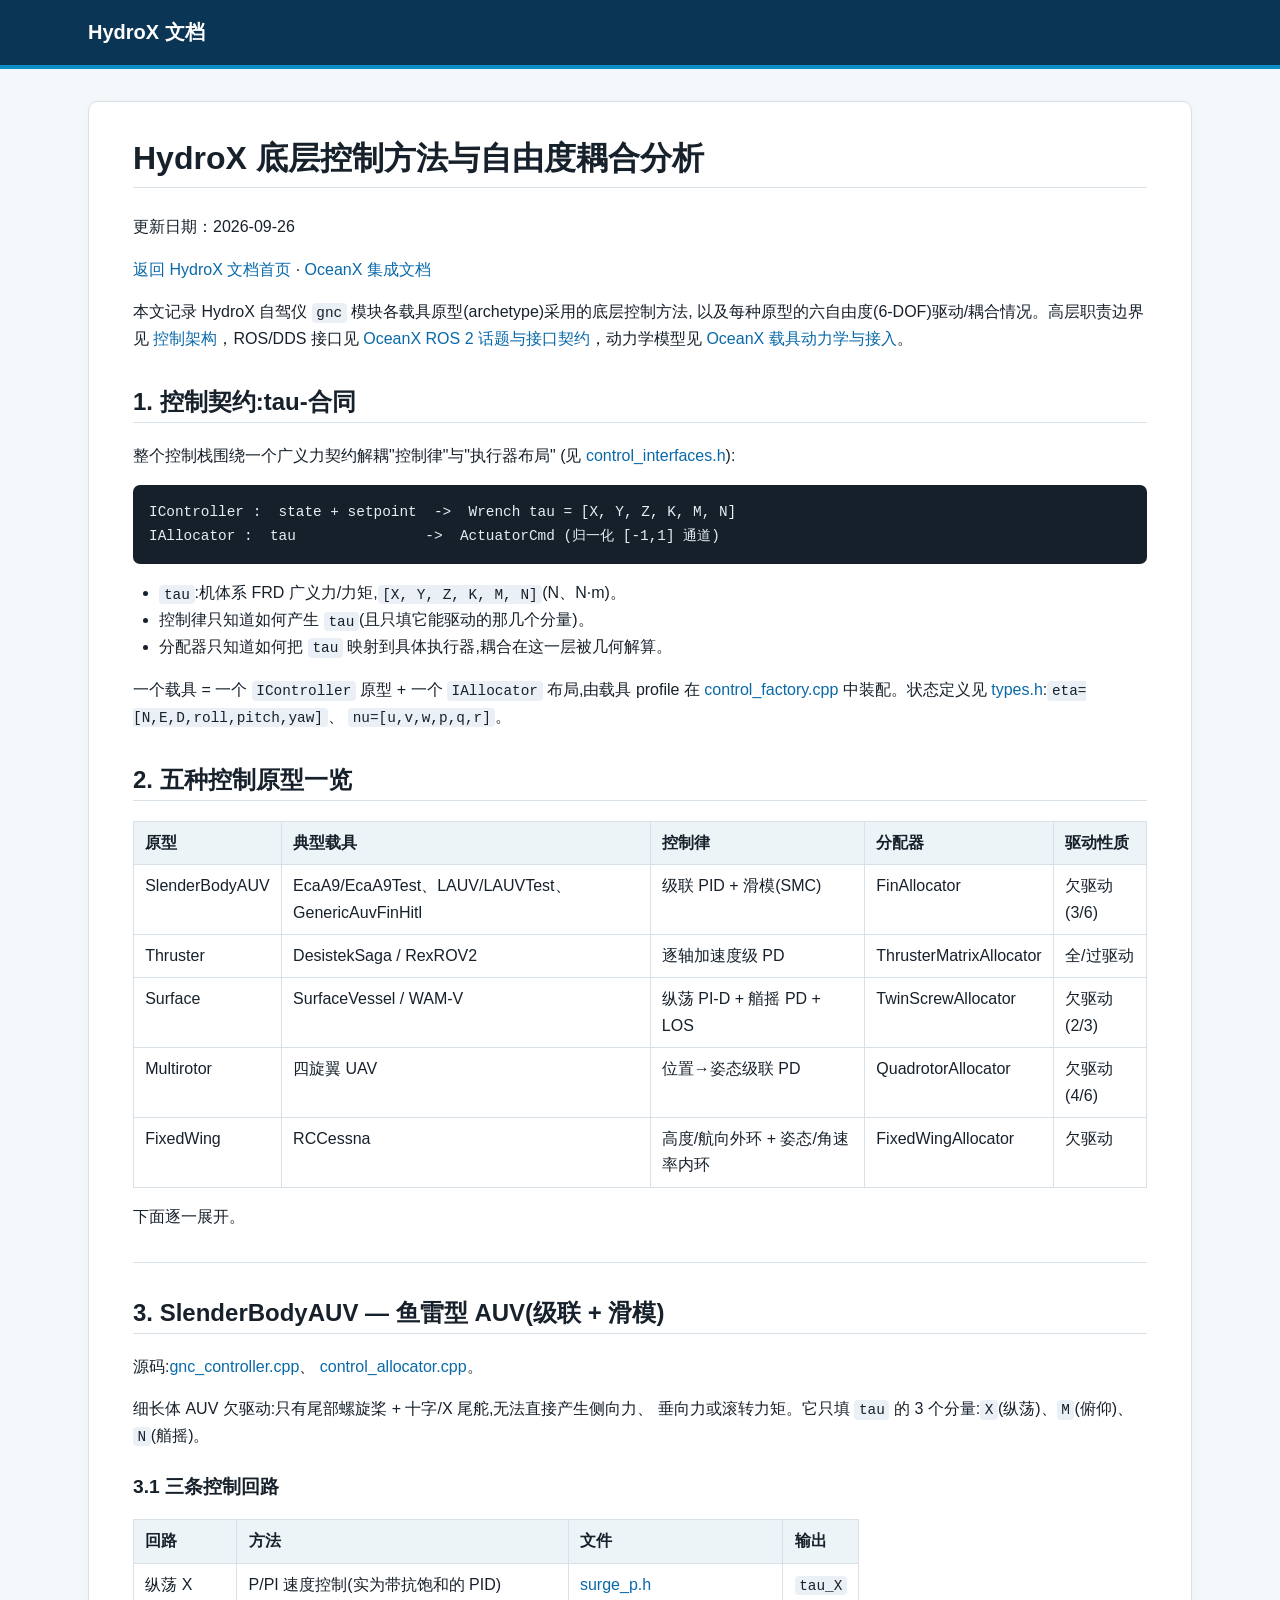
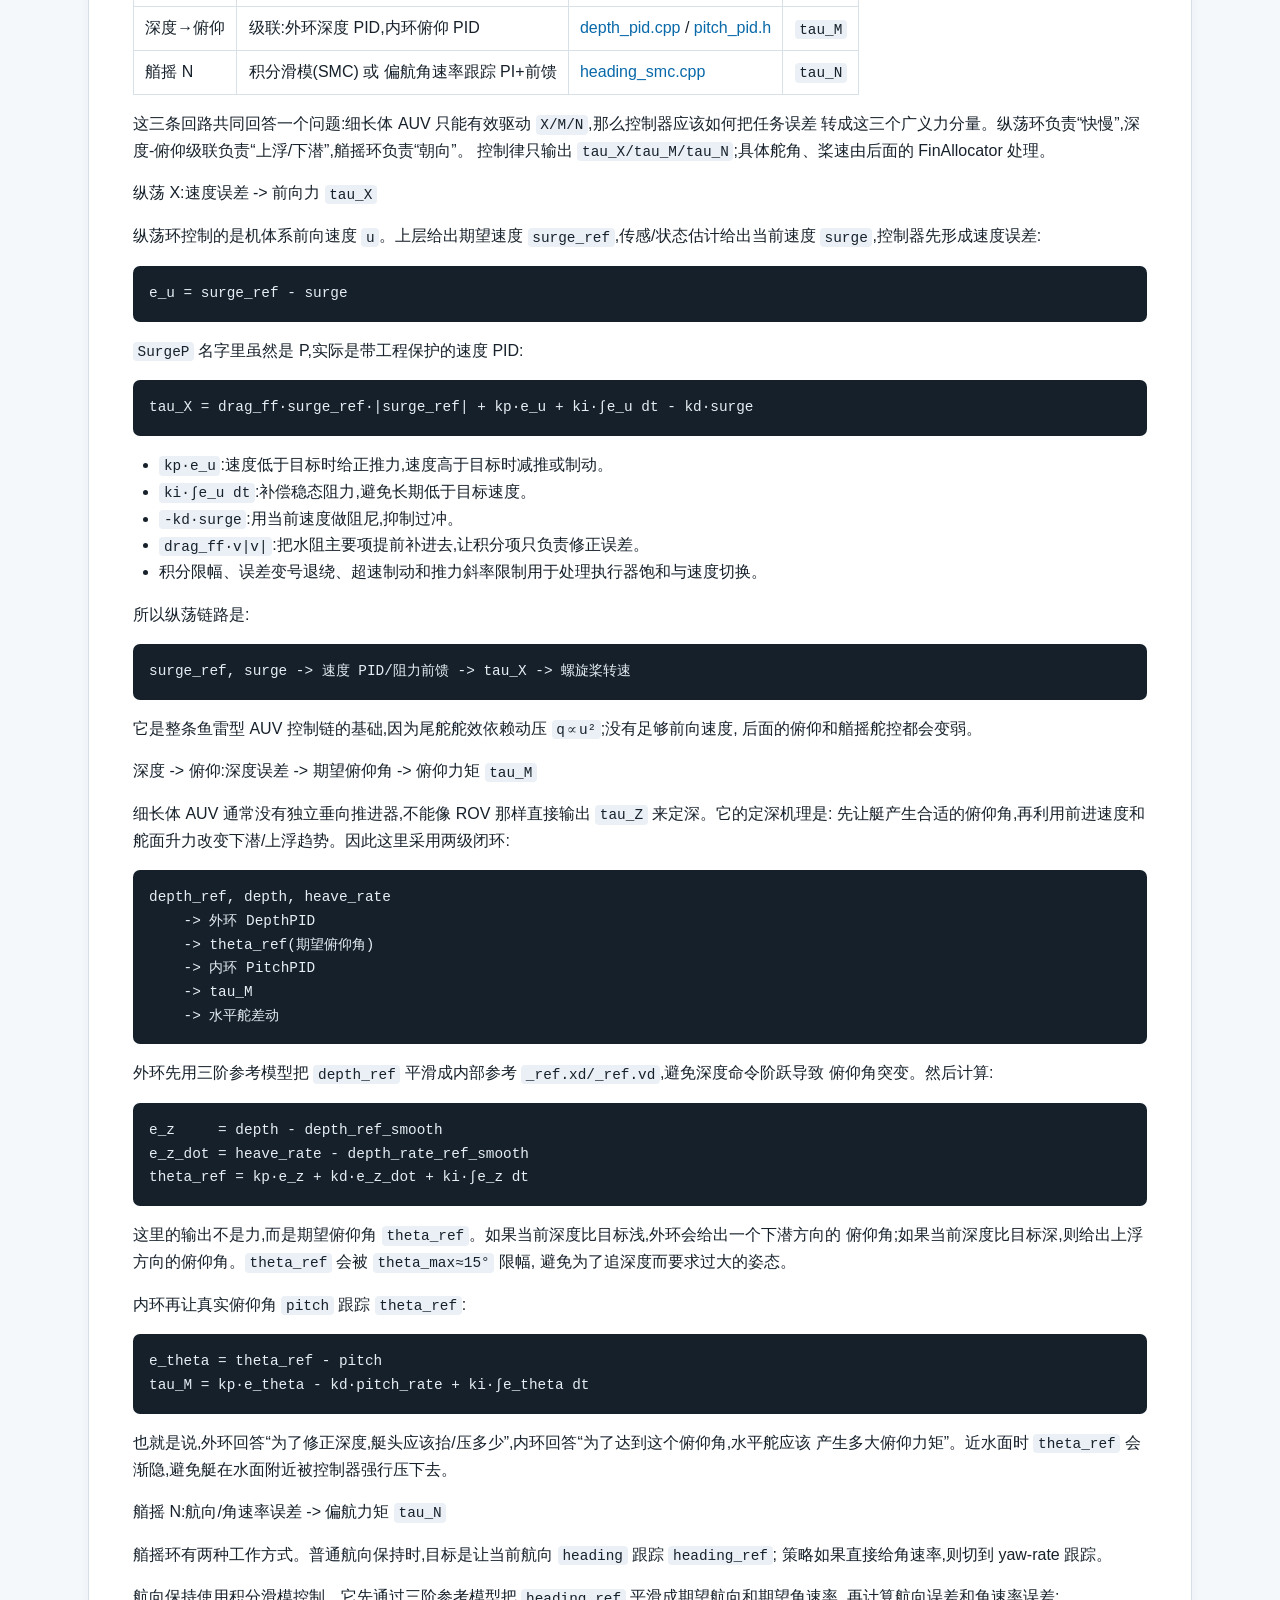
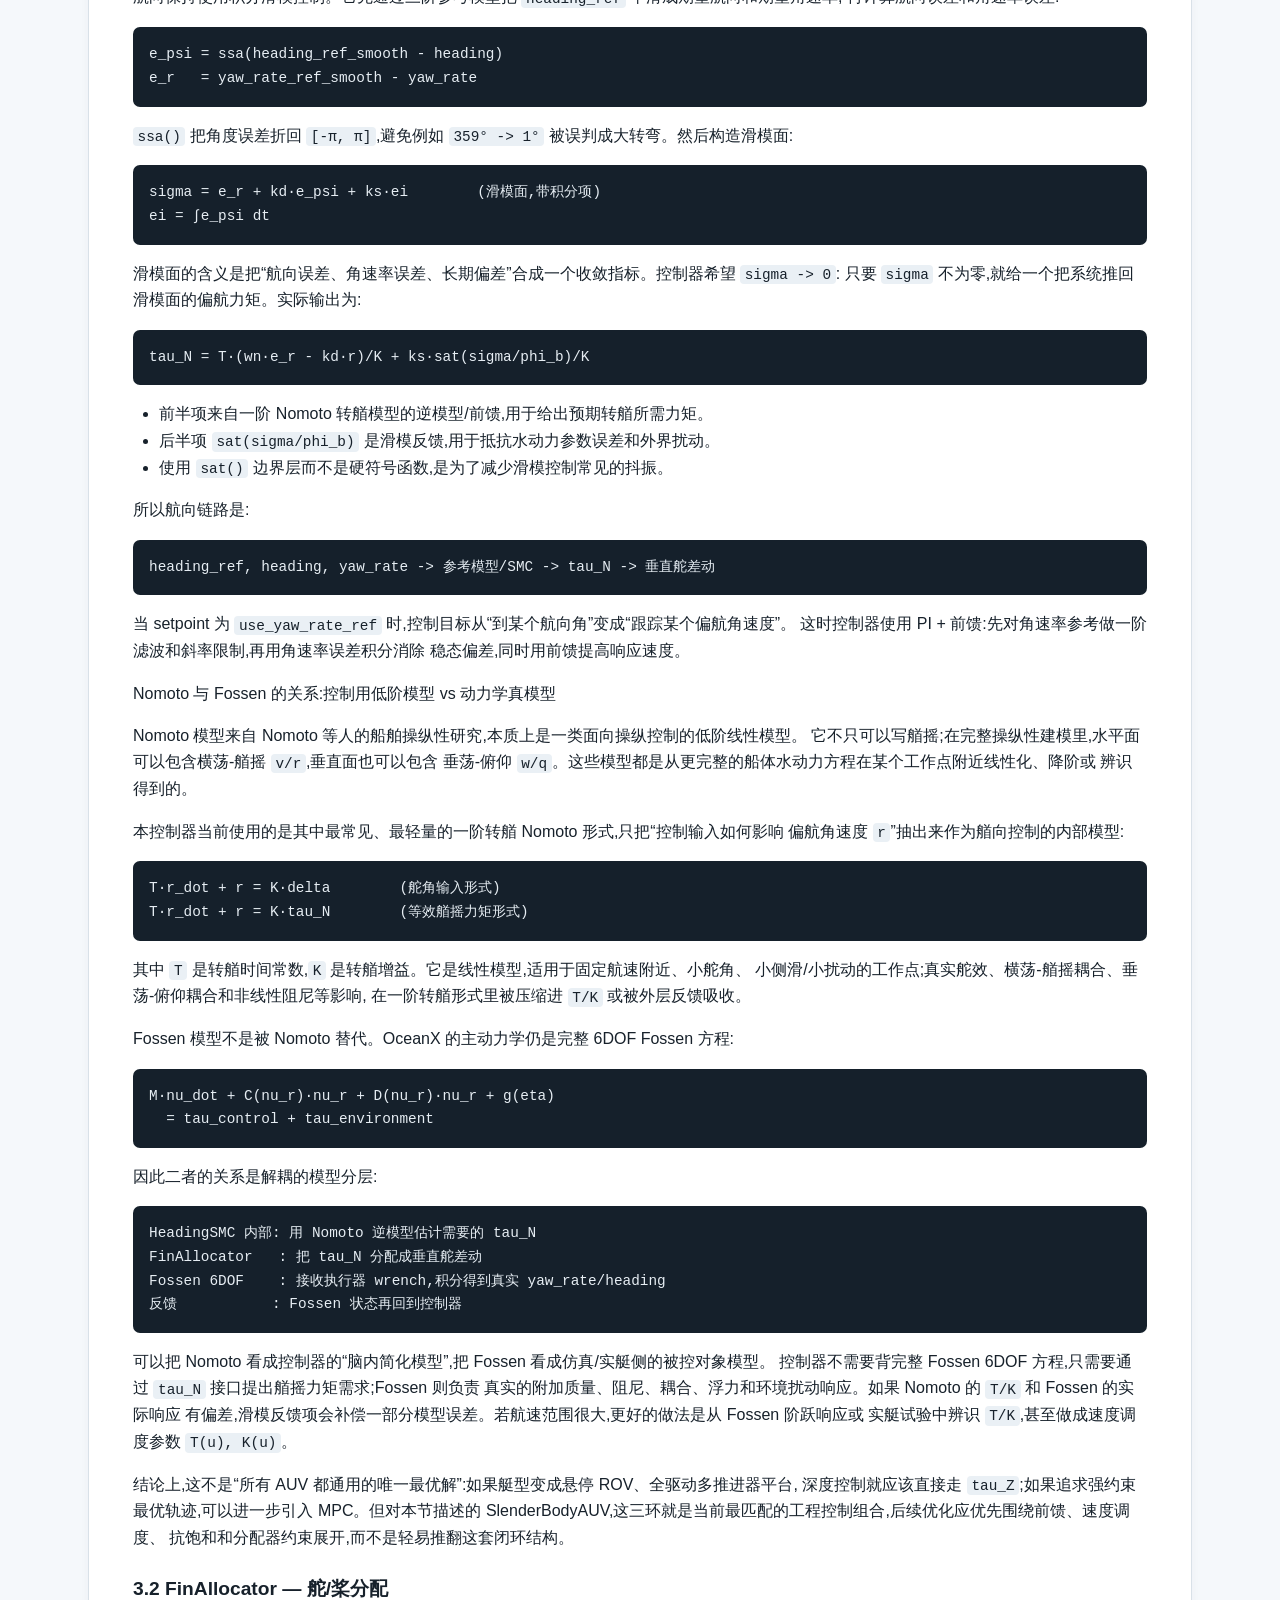
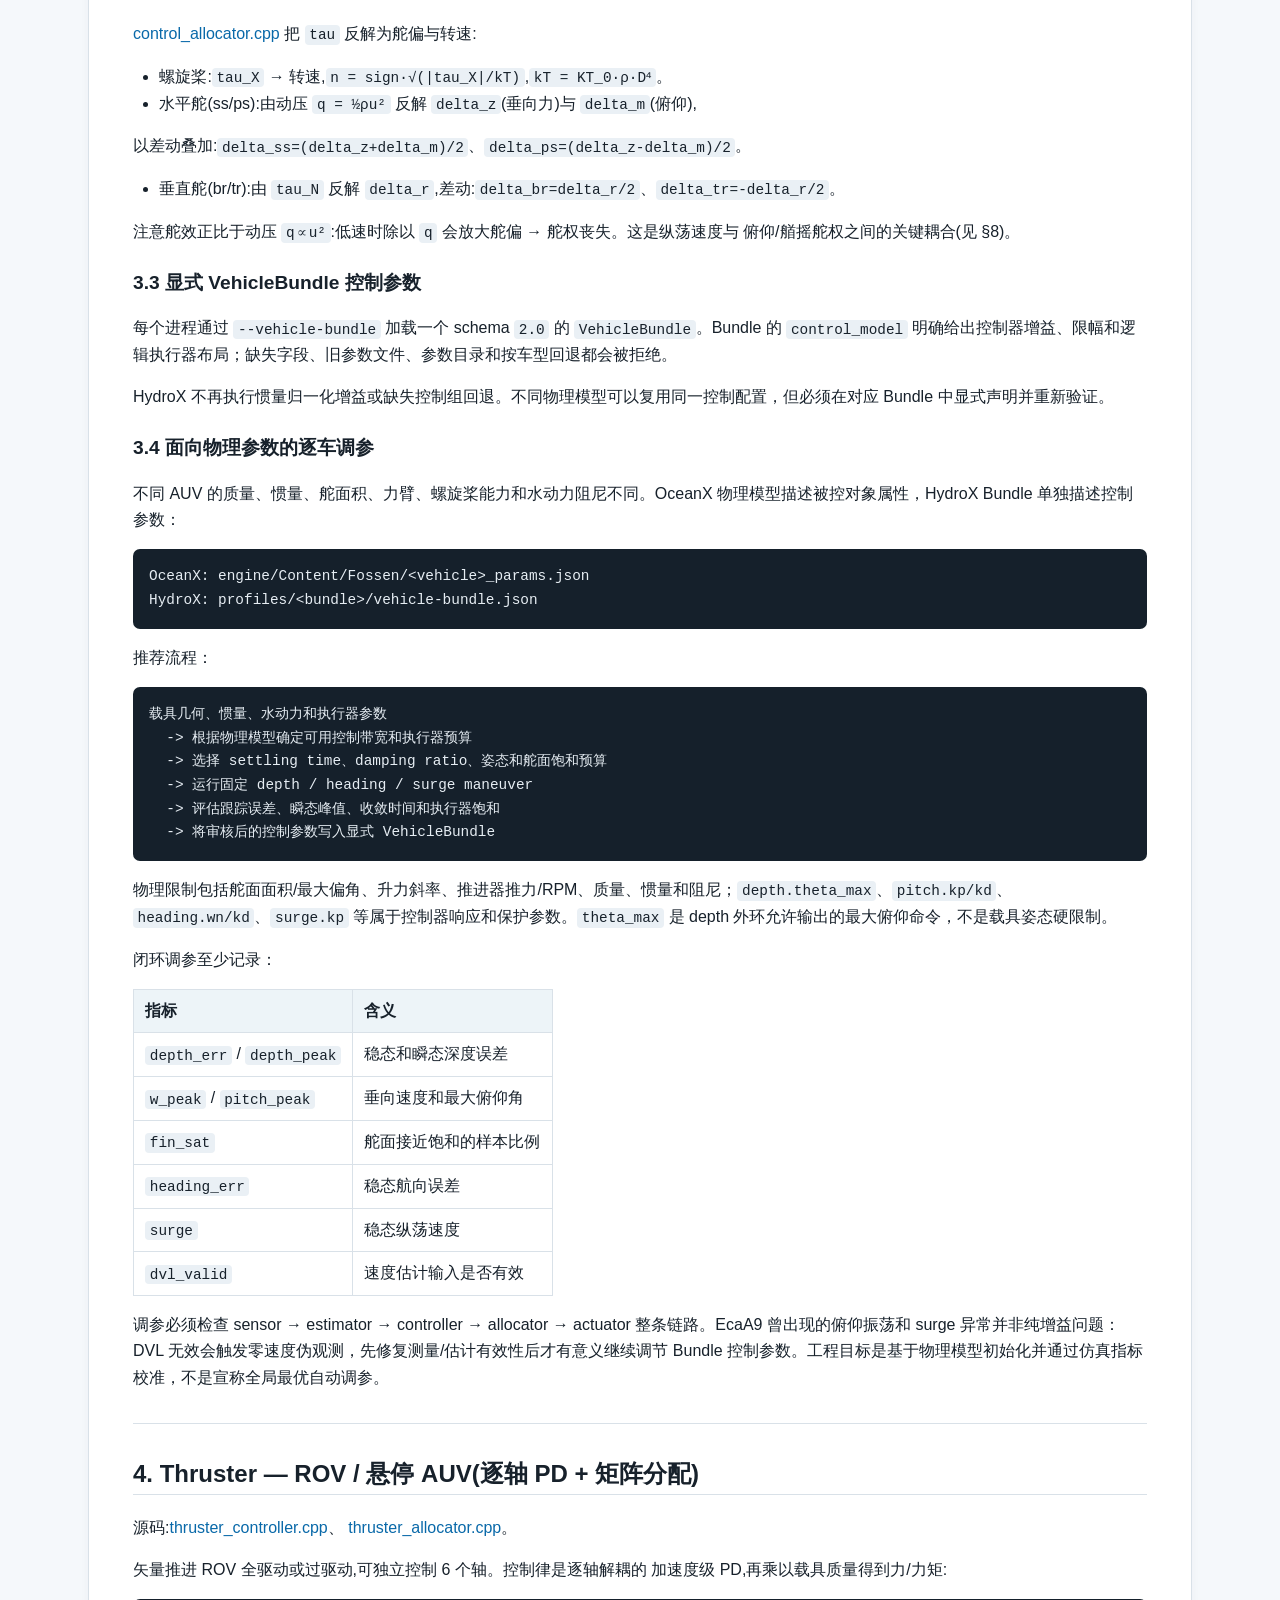
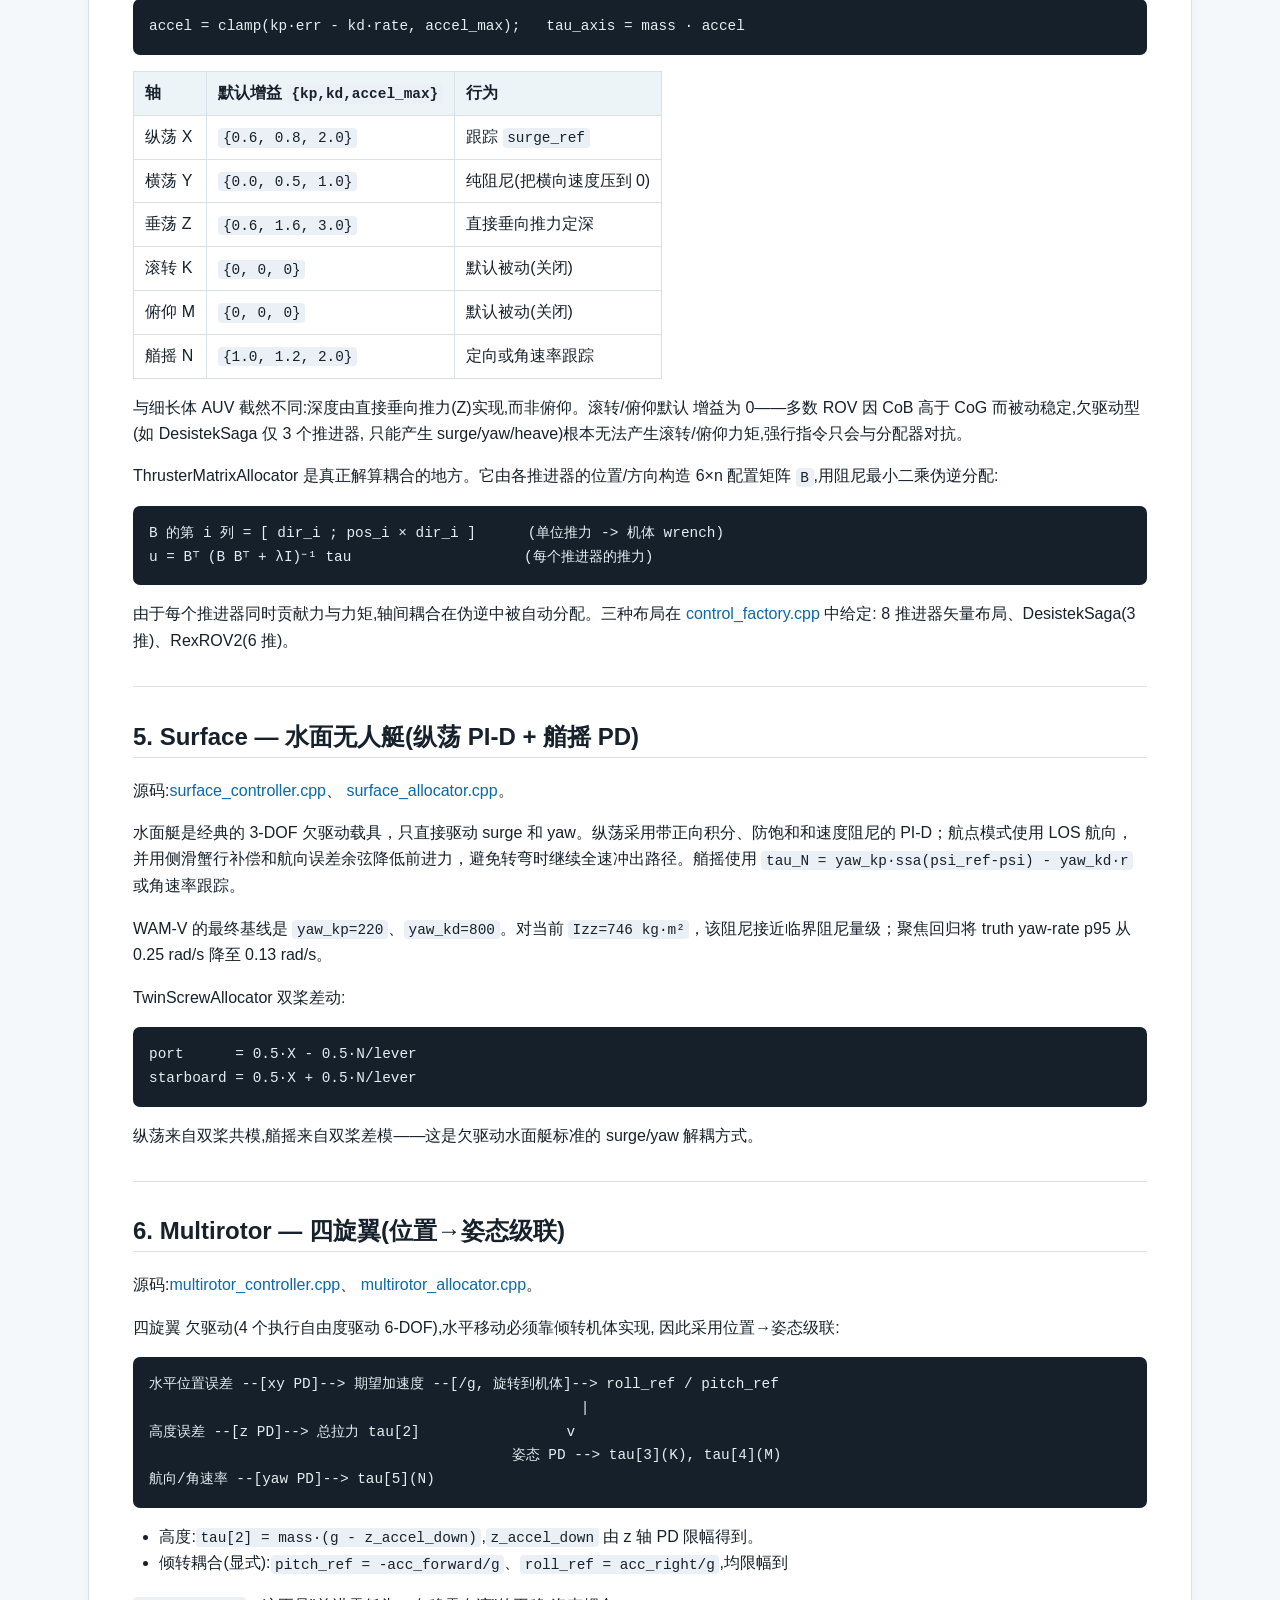
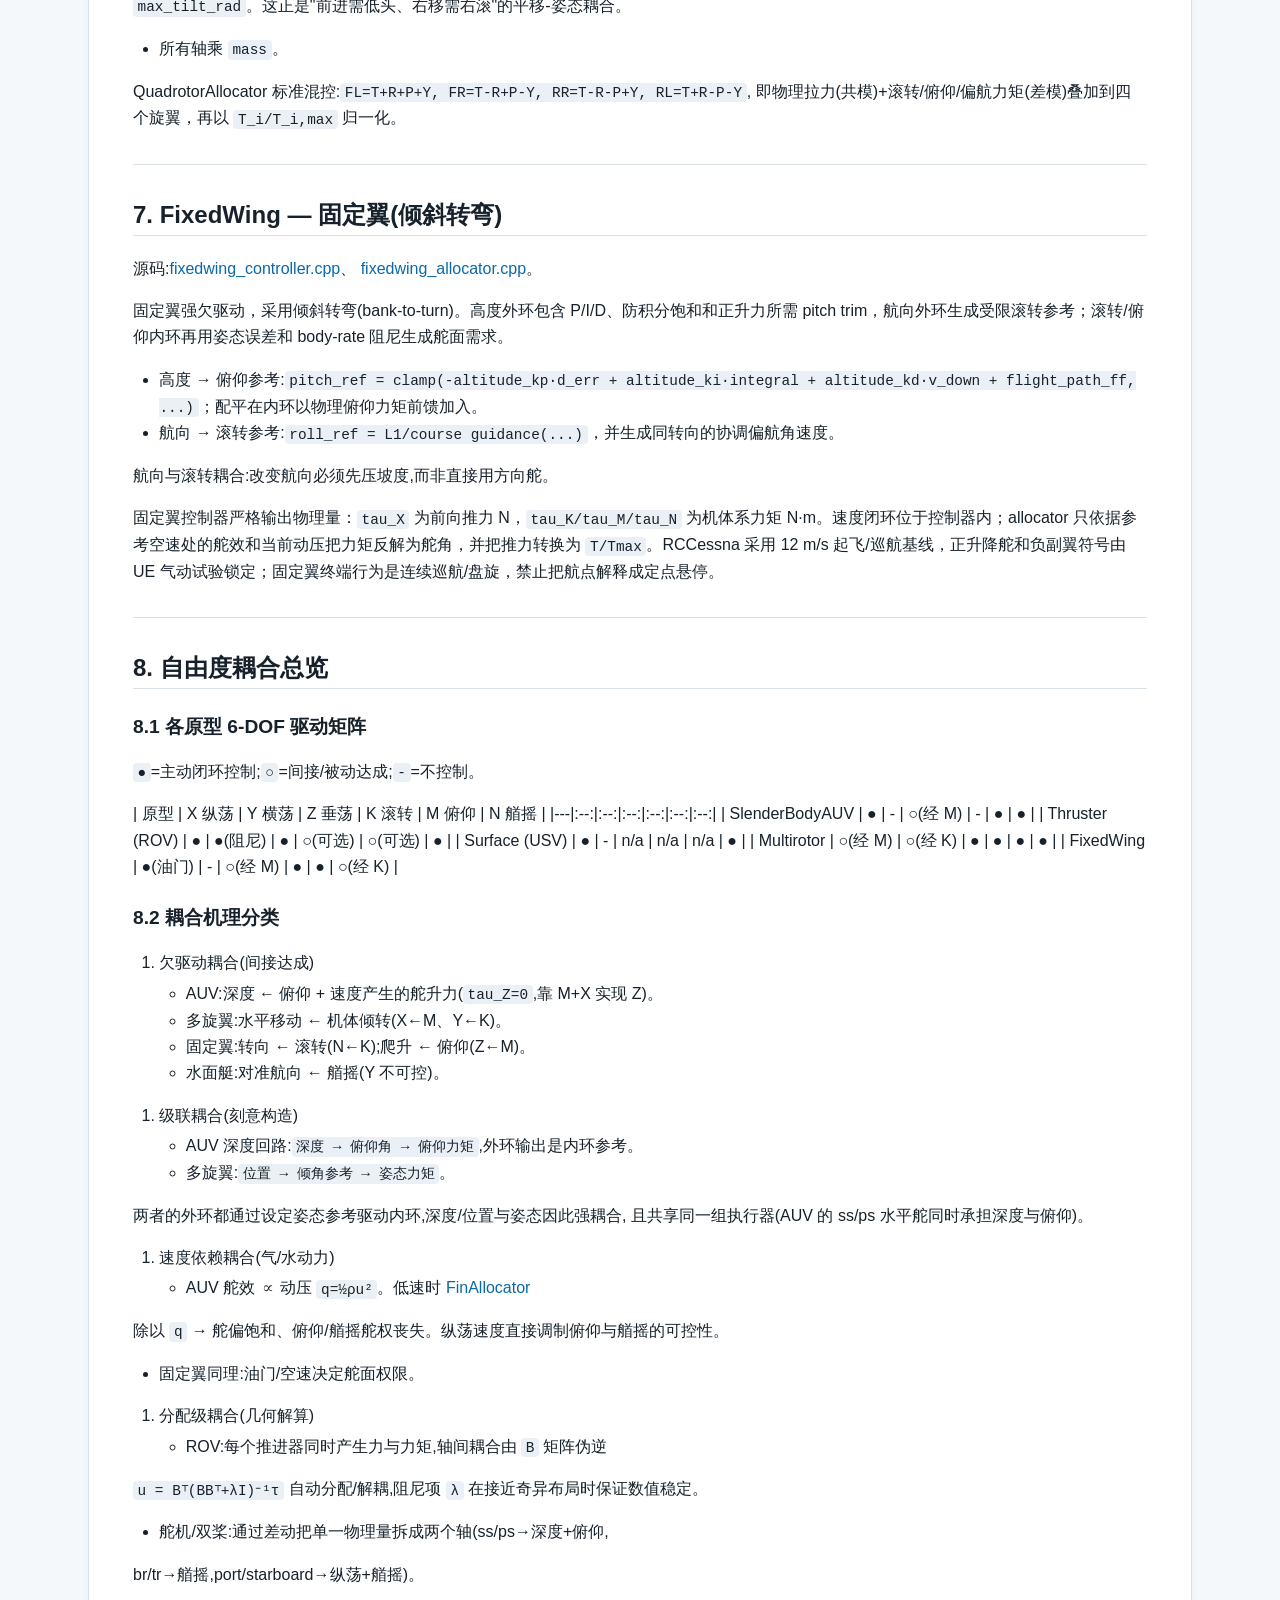
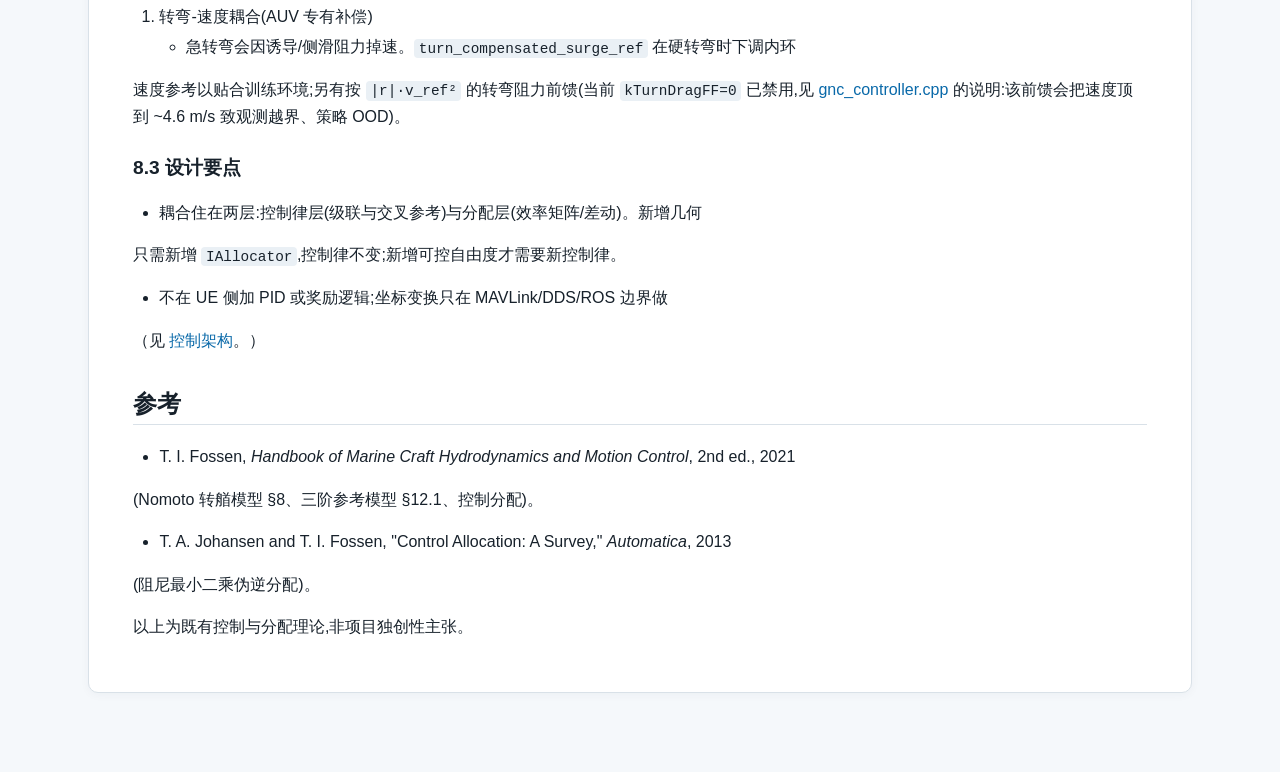
<file: docs/control_methods.html>
<!doctype html>
<html lang="zh-CN">
<head>
  <meta charset="utf-8">
  <meta name="viewport" content="width=device-width, initial-scale=1">
  <title>HydroX 底层控制方法与自由度耦合分析 · HydroX 文档</title>
  <link rel="stylesheet" href="assets/style.css">
</head>
<body>
  <header class="site-header"><div class="site-header__inner"><a class="site-title" href="index.html">HydroX 文档</a></div></header>
  <main><article><h1 id="hydrox-底层控制方法与自由度耦合分析">HydroX 底层控制方法与自由度耦合分析</h1>
<p>更新日期：2026-09-26</p>
<p><a href="index.html">返回 HydroX 文档首页</a> · <a href="../../doc/index.html">OceanX 集成文档</a></p>
<p>本文记录 HydroX 自驾仪 <code>gnc</code> 模块各载具原型(archetype)采用的底层控制方法, 以及每种原型的六自由度(6-DOF)驱动/耦合情况。高层职责边界见 <a href="control_architecture.html">控制架构</a>，ROS/DDS 接口见 <a href="ros_interfaces.html">OceanX ROS 2 话题与接口契约</a>，动力学模型见 <a href="../../doc/internal/vehicle_dynamics.html">OceanX 载具动力学与接入</a>。</p>
<h2 id="1-控制契约-tau-合同">1. 控制契约:tau-合同</h2>
<p>整个控制栈围绕一个广义力契约解耦"控制律"与"执行器布局" (见 <a href="../include/gnc/control_interfaces.h">control_interfaces.h</a>):</p>
<pre><code class="language-text">IController :  state + setpoint  -&gt;  Wrench tau = [X, Y, Z, K, M, N]
IAllocator :  tau               -&gt;  ActuatorCmd (归一化 [-1,1] 通道)</code></pre>
<ul><li><code>tau</code>:机体系 FRD 广义力/力矩,<code>[X, Y, Z, K, M, N]</code>(N、N·m)。</li><li>控制律只知道如何产生 <code>tau</code>(且只填它能驱动的那几个分量)。</li><li>分配器只知道如何把 <code>tau</code> 映射到具体执行器,耦合在这一层被几何解算。</li></ul>
<p>一个载具 = 一个 <code>IController</code> 原型 + 一个 <code>IAllocator</code> 布局,由载具 profile 在 <a href="../src/gnc/control_factory.cpp">control_factory.cpp</a> 中装配。状态定义见 <a href="../include/types.h">types.h</a>:<code>eta=[N,E,D,roll,pitch,yaw]</code>、 <code>nu=[u,v,w,p,q,r]</code>。</p>
<h2 id="2-五种控制原型一览">2. 五种控制原型一览</h2>
<table><thead><tr><th>原型</th><th>典型载具</th><th>控制律</th><th>分配器</th><th>驱动性质</th></tr></thead><tbody><tr><td>SlenderBodyAUV</td><td>EcaA9/EcaA9Test、LAUV/LAUVTest、GenericAuvFinHitl</td><td>级联 PID + 滑模(SMC)</td><td>FinAllocator</td><td>欠驱动(3/6)</td></tr><tr><td>Thruster</td><td>DesistekSaga / RexROV2</td><td>逐轴加速度级 PD</td><td>ThrusterMatrixAllocator</td><td>全/过驱动</td></tr><tr><td>Surface</td><td>SurfaceVessel / WAM-V</td><td>纵荡 PI-D + 艏摇 PD + LOS</td><td>TwinScrewAllocator</td><td>欠驱动(2/3)</td></tr><tr><td>Multirotor</td><td>四旋翼 UAV</td><td>位置→姿态级联 PD</td><td>QuadrotorAllocator</td><td>欠驱动(4/6)</td></tr><tr><td>FixedWing</td><td>RCCessna</td><td>高度/航向外环 + 姿态/角速率内环</td><td>FixedWingAllocator</td><td>欠驱动</td></tr></tbody></table>
<p>下面逐一展开。</p>
<hr>
<h2 id="3-slenderbodyauv-鱼雷型-auv-级联-滑模">3. SlenderBodyAUV — 鱼雷型 AUV(级联 + 滑模)</h2>
<p>源码:<a href="../src/gnc/gnc_controller.cpp">gnc_controller.cpp</a>、 <a href="../src/gnc/control_allocator.cpp">control_allocator.cpp</a>。</p>
<p>细长体 AUV 欠驱动:只有尾部螺旋桨 + 十字/X 尾舵,无法直接产生侧向力、 垂向力或滚转力矩。它只填 <code>tau</code> 的 3 个分量:<code>X</code>(纵荡)、<code>M</code>(俯仰)、<code>N</code>(艏摇)。</p>
<h3 id="3-1-三条控制回路">3.1 三条控制回路</h3>
<table><thead><tr><th>回路</th><th>方法</th><th>文件</th><th>输出</th></tr></thead><tbody><tr><td>纵荡 X</td><td>P/PI 速度控制(实为带抗饱和的 PID)</td><td><a href="../include/gnc/surge_p.h">surge_p.h</a></td><td><code>tau_X</code></td></tr><tr><td>深度→俯仰</td><td>级联:外环深度 PID,内环俯仰 PID</td><td><a href="../src/gnc/depth_pid.cpp">depth_pid.cpp</a> / <a href="../include/gnc/pitch_pid.h">pitch_pid.h</a></td><td><code>tau_M</code></td></tr><tr><td>艏摇 N</td><td>积分滑模(SMC) 或 偏航角速率跟踪 PI+前馈</td><td><a href="../src/gnc/heading_smc.cpp">heading_smc.cpp</a></td><td><code>tau_N</code></td></tr></tbody></table>
<p>这三条回路共同回答一个问题:细长体 AUV 只能有效驱动 <code>X/M/N</code>,那么控制器应该如何把任务误差 转成这三个广义力分量。纵荡环负责“快慢”,深度-俯仰级联负责“上浮/下潜”,艏摇环负责“朝向”。 控制律只输出 <code>tau_X/tau_M/tau_N</code>;具体舵角、桨速由后面的 FinAllocator 处理。</p>
<p>纵荡 X:速度误差 -&gt; 前向力 <code>tau_X</code></p>
<p>纵荡环控制的是机体系前向速度 <code>u</code>。上层给出期望速度 <code>surge_ref</code>,传感/状态估计给出当前速度 <code>surge</code>,控制器先形成速度误差:</p>
<pre><code class="language-text">e_u = surge_ref - surge</code></pre>
<p><code>SurgeP</code> 名字里虽然是 P,实际是带工程保护的速度 PID:</p>
<pre><code class="language-text">tau_X = drag_ff·surge_ref·|surge_ref| + kp·e_u + ki·∫e_u dt - kd·surge</code></pre>
<ul><li><code>kp·e_u</code>:速度低于目标时给正推力,速度高于目标时减推或制动。</li><li><code>ki·∫e_u dt</code>:补偿稳态阻力,避免长期低于目标速度。</li><li><code>-kd·surge</code>:用当前速度做阻尼,抑制过冲。</li><li><code>drag_ff·v|v|</code>:把水阻主要项提前补进去,让积分项只负责修正误差。</li><li>积分限幅、误差变号退绕、超速制动和推力斜率限制用于处理执行器饱和与速度切换。</li></ul>
<p>所以纵荡链路是:</p>
<pre><code class="language-text">surge_ref, surge -&gt; 速度 PID/阻力前馈 -&gt; tau_X -&gt; 螺旋桨转速</code></pre>
<p>它是整条鱼雷型 AUV 控制链的基础,因为尾舵舵效依赖动压 <code>q∝u²</code>;没有足够前向速度, 后面的俯仰和艏摇舵控都会变弱。</p>
<p>深度 -&gt; 俯仰:深度误差 -&gt; 期望俯仰角 -&gt; 俯仰力矩 <code>tau_M</code></p>
<p>细长体 AUV 通常没有独立垂向推进器,不能像 ROV 那样直接输出 <code>tau_Z</code> 来定深。它的定深机理是: 先让艇产生合适的俯仰角,再利用前进速度和舵面升力改变下潜/上浮趋势。因此这里采用两级闭环:</p>
<pre><code class="language-text">depth_ref, depth, heave_rate
    -&gt; 外环 DepthPID
    -&gt; theta_ref(期望俯仰角)
    -&gt; 内环 PitchPID
    -&gt; tau_M
    -&gt; 水平舵差动</code></pre>
<p>外环先用三阶参考模型把 <code>depth_ref</code> 平滑成内部参考 <code>_ref.xd/_ref.vd</code>,避免深度命令阶跃导致 俯仰角突变。然后计算:</p>
<pre><code class="language-text">e_z     = depth - depth_ref_smooth
e_z_dot = heave_rate - depth_rate_ref_smooth
theta_ref = kp·e_z + kd·e_z_dot + ki·∫e_z dt</code></pre>
<p>这里的输出不是力,而是期望俯仰角 <code>theta_ref</code>。如果当前深度比目标浅,外环会给出一个下潜方向的 俯仰角;如果当前深度比目标深,则给出上浮方向的俯仰角。<code>theta_ref</code> 会被 <code>theta_max≈15°</code> 限幅, 避免为了追深度而要求过大的姿态。</p>
<p>内环再让真实俯仰角 <code>pitch</code> 跟踪 <code>theta_ref</code>:</p>
<pre><code class="language-text">e_theta = theta_ref - pitch
tau_M = kp·e_theta - kd·pitch_rate + ki·∫e_theta dt</code></pre>
<p>也就是说,外环回答“为了修正深度,艇头应该抬/压多少”,内环回答“为了达到这个俯仰角,水平舵应该 产生多大俯仰力矩”。近水面时 <code>theta_ref</code> 会渐隐,避免艇在水面附近被控制器强行压下去。</p>
<p>艏摇 N:航向/角速率误差 -&gt; 偏航力矩 <code>tau_N</code></p>
<p>艏摇环有两种工作方式。普通航向保持时,目标是让当前航向 <code>heading</code> 跟踪 <code>heading_ref</code>; 策略如果直接给角速率,则切到 yaw-rate 跟踪。</p>
<p>航向保持使用积分滑模控制。它先通过三阶参考模型把 <code>heading_ref</code> 平滑成期望航向和期望角速率, 再计算航向误差和角速率误差:</p>
<pre><code class="language-text">e_psi = ssa(heading_ref_smooth - heading)
e_r   = yaw_rate_ref_smooth - yaw_rate</code></pre>
<p><code>ssa()</code> 把角度误差折回 <code>[-π, π]</code>,避免例如 <code>359° -&gt; 1°</code> 被误判成大转弯。然后构造滑模面:</p>
<pre><code class="language-text">sigma = e_r + kd·e_psi + ks·ei        (滑模面,带积分项)
ei = ∫e_psi dt</code></pre>
<p>滑模面的含义是把“航向误差、角速率误差、长期偏差”合成一个收敛指标。控制器希望 <code>sigma -&gt; 0</code>: 只要 <code>sigma</code> 不为零,就给一个把系统推回滑模面的偏航力矩。实际输出为:</p>
<pre><code class="language-text">tau_N = T·(wn·e_r - kd·r)/K + ks·sat(sigma/phi_b)/K</code></pre>
<ul><li>前半项来自一阶 Nomoto 转艏模型的逆模型/前馈,用于给出预期转艏所需力矩。</li><li>后半项 <code>sat(sigma/phi_b)</code> 是滑模反馈,用于抵抗水动力参数误差和外界扰动。</li><li>使用 <code>sat()</code> 边界层而不是硬符号函数,是为了减少滑模控制常见的抖振。</li></ul>
<p>所以航向链路是:</p>
<pre><code class="language-text">heading_ref, heading, yaw_rate -&gt; 参考模型/SMC -&gt; tau_N -&gt; 垂直舵差动</code></pre>
<p>当 setpoint 为 <code>use_yaw_rate_ref</code> 时,控制目标从“到某个航向角”变成“跟踪某个偏航角速度”。 这时控制器使用 PI + 前馈:先对角速率参考做一阶滤波和斜率限制,再用角速率误差积分消除 稳态偏差,同时用前馈提高响应速度。</p>
<p>Nomoto 与 Fossen 的关系:控制用低阶模型 vs 动力学真模型</p>
<p>Nomoto 模型来自 Nomoto 等人的船舶操纵性研究,本质上是一类面向操纵控制的低阶线性模型。 它不只可以写艏摇;在完整操纵性建模里,水平面可以包含横荡-艏摇 <code>v/r</code>,垂直面也可以包含 垂荡-俯仰 <code>w/q</code>。这些模型都是从更完整的船体水动力方程在某个工作点附近线性化、降阶或 辨识得到的。</p>
<p>本控制器当前使用的是其中最常见、最轻量的一阶转艏 Nomoto 形式,只把“控制输入如何影响 偏航角速度 <code>r</code>”抽出来作为艏向控制的内部模型:</p>
<pre><code class="language-text">T·r_dot + r = K·delta        (舵角输入形式)
T·r_dot + r = K·tau_N        (等效艏摇力矩形式)</code></pre>
<p>其中 <code>T</code> 是转艏时间常数,<code>K</code> 是转艏增益。它是线性模型,适用于固定航速附近、小舵角、 小侧滑/小扰动的工作点;真实舵效、横荡-艏摇耦合、垂荡-俯仰耦合和非线性阻尼等影响, 在一阶转艏形式里被压缩进 <code>T/K</code> 或被外层反馈吸收。</p>
<p>Fossen 模型不是被 Nomoto 替代。OceanX 的主动力学仍是完整 6DOF Fossen 方程:</p>
<pre><code class="language-text">M·nu_dot + C(nu_r)·nu_r + D(nu_r)·nu_r + g(eta)
  = tau_control + tau_environment</code></pre>
<p>因此二者的关系是解耦的模型分层:</p>
<pre><code class="language-text">HeadingSMC 内部: 用 Nomoto 逆模型估计需要的 tau_N
FinAllocator   : 把 tau_N 分配成垂直舵差动
Fossen 6DOF    : 接收执行器 wrench,积分得到真实 yaw_rate/heading
反馈           : Fossen 状态再回到控制器</code></pre>
<p>可以把 Nomoto 看成控制器的“脑内简化模型”,把 Fossen 看成仿真/实艇侧的被控对象模型。 控制器不需要背完整 Fossen 6DOF 方程,只需要通过 <code>tau_N</code> 接口提出艏摇力矩需求;Fossen 则负责 真实的附加质量、阻尼、耦合、浮力和环境扰动响应。如果 Nomoto 的 <code>T/K</code> 和 Fossen 的实际响应 有偏差,滑模反馈项会补偿一部分模型误差。若航速范围很大,更好的做法是从 Fossen 阶跃响应或 实艇试验中辨识 <code>T/K</code>,甚至做成速度调度参数 <code>T(u), K(u)</code>。</p>
<p>结论上,这不是“所有 AUV 都通用的唯一最优解”:如果艇型变成悬停 ROV、全驱动多推进器平台, 深度控制就应该直接走 <code>tau_Z</code>;如果追求强约束最优轨迹,可以进一步引入 MPC。但对本节描述的 SlenderBodyAUV,这三环就是当前最匹配的工程控制组合,后续优化应优先围绕前馈、速度调度、 抗饱和和分配器约束展开,而不是轻易推翻这套闭环结构。</p>
<h3 id="3-2-finallocator-舵-桨分配">3.2 FinAllocator — 舵/桨分配</h3>
<p><a href="../src/gnc/control_allocator.cpp">control_allocator.cpp</a> 把 <code>tau</code> 反解为舵偏与转速:</p>
<ul><li>螺旋桨:<code>tau_X</code> → 转速,<code>n = sign·√(|tau_X|/kT)</code>,<code>kT = KT_0·ρ·D⁴</code>。</li><li>水平舵(ss/ps):由动压 <code>q = ½ρu²</code> 反解 <code>delta_z</code>(垂向力)与 <code>delta_m</code>(俯仰),</li></ul>
<p>以差动叠加:<code>delta_ss=(delta_z+delta_m)/2</code>、<code>delta_ps=(delta_z-delta_m)/2</code>。</p>
<ul><li>垂直舵(br/tr):由 <code>tau_N</code> 反解 <code>delta_r</code>,差动:<code>delta_br=delta_r/2</code>、<code>delta_tr=-delta_r/2</code>。</li></ul>
<p>注意舵效正比于动压 <code>q∝u²</code>:低速时除以 <code>q</code> 会放大舵偏 → 舵权丧失。这是纵荡速度与 俯仰/艏摇舵权之间的关键耦合(见 §8)。</p>
<h3 id="3-3-显式-bundle-控制参数">3.3 显式 VehicleBundle 控制参数</h3>
<p>每个进程通过 <code>--vehicle-bundle</code> 加载一个 schema <code>2.0</code> 的 <code>VehicleBundle</code>。Bundle 的 <code>control_model</code> 明确给出控制器增益、限幅和逻辑执行器布局；缺失字段、旧参数文件、参数目录和按车型回退都会被拒绝。</p>
<p>HydroX 不再执行惯量归一化增益或缺失控制组回退。不同物理模型可以复用同一控制配置，但必须在对应 Bundle 中显式声明并重新验证。</p>
<h3 id="3-4-面向物理参数的逐车调参">3.4 面向物理参数的逐车调参</h3>
<p>不同 AUV 的质量、惯量、舵面积、力臂、螺旋桨能力和水动力阻尼不同。OceanX 物理模型描述被控对象属性，HydroX Bundle 单独描述控制参数：</p>
<pre><code class="language-text">OceanX: engine/Content/Fossen/&lt;vehicle&gt;_params.json
HydroX: profiles/&lt;bundle&gt;/vehicle-bundle.json</code></pre>
<p>推荐流程：</p>
<pre><code class="language-text">载具几何、惯量、水动力和执行器参数
  -&gt; 根据物理模型确定可用控制带宽和执行器预算
  -&gt; 选择 settling time、damping ratio、姿态和舵面饱和预算
  -&gt; 运行固定 depth / heading / surge maneuver
  -&gt; 评估跟踪误差、瞬态峰值、收敛时间和执行器饱和
  -&gt; 将审核后的控制参数写入显式 VehicleBundle</code></pre>
<p>物理限制包括舵面面积/最大偏角、升力斜率、推进器推力/RPM、质量、惯量和阻尼；<code>depth.theta_max</code>、<code>pitch.kp/kd</code>、<code>heading.wn/kd</code>、<code>surge.kp</code> 等属于控制器响应和保护参数。<code>theta_max</code> 是 depth 外环允许输出的最大俯仰命令，不是载具姿态硬限制。</p>
<p>闭环调参至少记录：</p>
<table><thead><tr><th>指标</th><th>含义</th></tr></thead><tbody><tr><td><code>depth_err</code> / <code>depth_peak</code></td><td>稳态和瞬态深度误差</td></tr><tr><td><code>w_peak</code> / <code>pitch_peak</code></td><td>垂向速度和最大俯仰角</td></tr><tr><td><code>fin_sat</code></td><td>舵面接近饱和的样本比例</td></tr><tr><td><code>heading_err</code></td><td>稳态航向误差</td></tr><tr><td><code>surge</code></td><td>稳态纵荡速度</td></tr><tr><td><code>dvl_valid</code></td><td>速度估计输入是否有效</td></tr></tbody></table>
<p>调参必须检查 sensor → estimator → controller → allocator → actuator 整条链路。EcaA9 曾出现的俯仰振荡和 surge 异常并非纯增益问题：DVL 无效会触发零速度伪观测，先修复测量/估计有效性后才有意义继续调节 Bundle 控制参数。工程目标是基于物理模型初始化并通过仿真指标校准，不是宣称全局最优自动调参。</p>
<hr>
<h2 id="4-thruster-rov-悬停-auv-逐轴-pd-矩阵分配">4. Thruster — ROV / 悬停 AUV(逐轴 PD + 矩阵分配)</h2>
<p>源码:<a href="../src/gnc/thruster_controller.cpp">thruster_controller.cpp</a>、 <a href="../src/gnc/thruster_allocator.cpp">thruster_allocator.cpp</a>。</p>
<p>矢量推进 ROV 全驱动或过驱动,可独立控制 6 个轴。控制律是逐轴解耦的 加速度级 PD,再乘以载具质量得到力/力矩:</p>
<pre><code class="language-text">accel = clamp(kp·err - kd·rate, accel_max);   tau_axis = mass · accel</code></pre>
<table><thead><tr><th>轴</th><th>默认增益 <code>{kp,kd,accel_max}</code></th><th>行为</th></tr></thead><tbody><tr><td>纵荡 X</td><td><code>{0.6, 0.8, 2.0}</code></td><td>跟踪 <code>surge_ref</code></td></tr><tr><td>横荡 Y</td><td><code>{0.0, 0.5, 1.0}</code></td><td>纯阻尼(把横向速度压到 0)</td></tr><tr><td>垂荡 Z</td><td><code>{0.6, 1.6, 3.0}</code></td><td>直接垂向推力定深</td></tr><tr><td>滚转 K</td><td><code>{0, 0, 0}</code></td><td>默认被动(关闭)</td></tr><tr><td>俯仰 M</td><td><code>{0, 0, 0}</code></td><td>默认被动(关闭)</td></tr><tr><td>艏摇 N</td><td><code>{1.0, 1.2, 2.0}</code></td><td>定向或角速率跟踪</td></tr></tbody></table>
<p>与细长体 AUV 截然不同:深度由直接垂向推力(Z)实现,而非俯仰。滚转/俯仰默认 增益为 0——多数 ROV 因 CoB 高于 CoG 而被动稳定,欠驱动型(如 DesistekSaga 仅 3 个推进器, 只能产生 surge/yaw/heave)根本无法产生滚转/俯仰力矩,强行指令只会与分配器对抗。</p>
<p>ThrusterMatrixAllocator 是真正解算耦合的地方。它由各推进器的位置/方向构造 6×n 配置矩阵 <code>B</code>,用阻尼最小二乘伪逆分配:</p>
<pre><code class="language-text">B 的第 i 列 = [ dir_i ; pos_i × dir_i ]      (单位推力 -&gt; 机体 wrench)
u = Bᵀ (B Bᵀ + λI)⁻¹ tau                    (每个推进器的推力)</code></pre>
<p>由于每个推进器同时贡献力与力矩,轴间耦合在伪逆中被自动分配。三种布局在 <a href="../src/gnc/control_factory.cpp">control_factory.cpp</a> 中给定: 8 推进器矢量布局、DesistekSaga(3 推)、RexROV2(6 推)。</p>
<hr>
<h2 id="5-surface-水面无人艇-纵荡-艏摇-pd">5. Surface — 水面无人艇(纵荡 PI-D + 艏摇 PD)</h2>
<p>源码:<a href="../src/gnc/surface_controller.cpp">surface_controller.cpp</a>、 <a href="../src/gnc/surface_allocator.cpp">surface_allocator.cpp</a>。</p>
<p>水面艇是经典的 3-DOF 欠驱动载具，只直接驱动 surge 和 yaw。纵荡采用带正向积分、防饱和和速度阻尼的 PI-D；航点模式使用 LOS 航向，并用侧滑蟹行补偿和航向误差余弦降低前进力，避免转弯时继续全速冲出路径。艏摇使用 <code>tau_N = yaw_kp·ssa(psi_ref-psi) - yaw_kd·r</code> 或角速率跟踪。</p>
<p>WAM-V 的最终基线是 <code>yaw_kp=220</code>、<code>yaw_kd=800</code>。对当前 <code>Izz=746 kg·m²</code>，该阻尼接近临界阻尼量级；聚焦回归将 truth yaw-rate p95 从 0.25 rad/s 降至 0.13 rad/s。</p>
<p>TwinScrewAllocator 双桨差动:</p>
<pre><code class="language-text">port      = 0.5·X - 0.5·N/lever
starboard = 0.5·X + 0.5·N/lever</code></pre>
<p>纵荡来自双桨共模,艏摇来自双桨差模——这是欠驱动水面艇标准的 surge/yaw 解耦方式。</p>
<hr>
<h2 id="6-multirotor-四旋翼-位置-姿态级联">6. Multirotor — 四旋翼(位置→姿态级联)</h2>
<p>源码:<a href="../src/gnc/multirotor_controller.cpp">multirotor_controller.cpp</a>、 <a href="../src/gnc/multirotor_allocator.cpp">multirotor_allocator.cpp</a>。</p>
<p>四旋翼 欠驱动(4 个执行自由度驱动 6-DOF),水平移动必须靠倾转机体实现, 因此采用位置→姿态级联:</p>
<pre><code class="language-text">水平位置误差 --[xy PD]--&gt; 期望加速度 --[/g, 旋转到机体]--&gt; roll_ref / pitch_ref
                                                  |
高度误差 --[z PD]--&gt; 总拉力 tau[2]                 v
                                          姿态 PD --&gt; tau[3](K), tau[4](M)
航向/角速率 --[yaw PD]--&gt; tau[5](N)</code></pre>
<ul><li>高度:<code>tau[2] = mass·(g - z_accel_down)</code>,<code>z_accel_down</code> 由 z 轴 PD 限幅得到。</li><li>倾转耦合(显式):<code>pitch_ref = -acc_forward/g</code>、<code>roll_ref = acc_right/g</code>,均限幅到</li></ul>
<p><code>max_tilt_rad</code>。这正是"前进需低头、右移需右滚"的平移-姿态耦合。</p>
<ul><li>所有轴乘 <code>mass</code>。</li></ul>
<p>QuadrotorAllocator 标准混控:<code>FL=T+R+P+Y, FR=T-R+P-Y, RR=T-R-P+Y, RL=T+R-P-Y</code>, 即物理拉力(共模)+滚转/俯仰/偏航力矩(差模)叠加到四个旋翼，再以 <code>T_i/T_i,max</code> 归一化。</p>
<hr>
<h2 id="7-fixedwing-固定翼-倾斜转弯">7. FixedWing — 固定翼(倾斜转弯)</h2>
<p>源码:<a href="../src/gnc/fixedwing_controller.cpp">fixedwing_controller.cpp</a>、 <a href="../src/gnc/fixedwing_allocator.cpp">fixedwing_allocator.cpp</a>。</p>
<p>固定翼强欠驱动，采用倾斜转弯(bank-to-turn)。高度外环包含 P/I/D、防积分饱和和正升力所需 pitch trim，航向外环生成受限滚转参考；滚转/俯仰内环再用姿态误差和 body-rate 阻尼生成舵面需求。</p>
<ul><li>高度 → 俯仰参考:<code>pitch_ref = clamp(-altitude_kp·d_err + altitude_ki·integral + altitude_kd·v_down + flight_path_ff, ...)</code>；配平在内环以物理俯仰力矩前馈加入。</li><li>航向 → 滚转参考:<code>roll_ref = L1/course guidance(...)</code>，并生成同转向的协调偏航角速度。</li></ul>
<p>航向与滚转耦合:改变航向必须先压坡度,而非直接用方向舵。</p>
<p>固定翼控制器严格输出物理量：<code>tau_X</code> 为前向推力 N，<code>tau_K/tau_M/tau_N</code> 为机体系力矩 N·m。速度闭环位于控制器内；allocator 只依据参考空速处的舵效和当前动压把力矩反解为舵角，并把推力转换为 <code>T/Tmax</code>。RCCessna 采用 12 m/s 起飞/巡航基线，正升降舵和负副翼符号由 UE 气动试验锁定；固定翼终端行为是连续巡航/盘旋，禁止把航点解释成定点悬停。</p>
<hr>
<h2 id="8-自由度耦合总览">8. 自由度耦合总览</h2>
<h3 id="8-1-各原型-6-dof-驱动矩阵">8.1 各原型 6-DOF 驱动矩阵</h3>
<p><code>●</code>=主动闭环控制;<code>○</code>=间接/被动达成;<code>-</code>=不控制。</p>
<p>| 原型 | X 纵荡 | Y 横荡 | Z 垂荡 | K 滚转 | M 俯仰 | N 艏摇 | |---|:--:|:--:|:--:|:--:|:--:|:--:| | SlenderBodyAUV | ● | - | ○(经 M) | - | ● | ● | | Thruster (ROV) | ● | ●(阻尼) | ● | ○(可选) | ○(可选) | ● | | Surface (USV) | ● | - | n/a | n/a | n/a | ● | | Multirotor | ○(经 M) | ○(经 K) | ● | ● | ● | ● | | FixedWing | ●(油门) | - | ○(经 M) | ● | ● | ○(经 K) |</p>
<h3 id="8-2-耦合机理分类">8.2 耦合机理分类</h3>
<ol><li>欠驱动耦合(间接达成)<ul><li>AUV:深度 ← 俯仰 + 速度产生的舵升力(<code>tau_Z=0</code>,靠 M+X 实现 Z)。</li><li>多旋翼:水平移动 ← 机体倾转(X←M、Y←K)。</li><li>固定翼:转向 ← 滚转(N←K);爬升 ← 俯仰(Z←M)。</li><li>水面艇:对准航向 ← 艏摇(Y 不可控)。</li></ul></li></ol>
<ol><li>级联耦合(刻意构造)<ul><li>AUV 深度回路:<code>深度 → 俯仰角 → 俯仰力矩</code>,外环输出是内环参考。</li><li>多旋翼:<code>位置 → 倾角参考 → 姿态力矩</code>。</li></ul></li></ol>
<p>两者的外环都通过设定姿态参考驱动内环,深度/位置与姿态因此强耦合, 且共享同一组执行器(AUV 的 ss/ps 水平舵同时承担深度与俯仰)。</p>
<ol><li>速度依赖耦合(气/水动力)<ul><li>AUV 舵效 ∝ 动压 <code>q=½ρu²</code>。低速时 <a href="../src/gnc/control_allocator.cpp">FinAllocator</a></li></ul></li></ol>
<p>除以 <code>q</code> → 舵偏饱和、俯仰/艏摇舵权丧失。纵荡速度直接调制俯仰与艏摇的可控性。</p>
<ul><li>固定翼同理:油门/空速决定舵面权限。</li></ul>
<ol><li>分配级耦合(几何解算)<ul><li>ROV:每个推进器同时产生力与力矩,轴间耦合由 <code>B</code> 矩阵伪逆</li></ul></li></ol>
<p><code>u = Bᵀ(BBᵀ+λI)⁻¹τ</code> 自动分配/解耦,阻尼项 <code>λ</code> 在接近奇异布局时保证数值稳定。</p>
<ul><li>舵机/双桨:通过差动把单一物理量拆成两个轴(ss/ps→深度+俯仰,</li></ul>
<p>br/tr→艏摇,port/starboard→纵荡+艏摇)。</p>
<ol><li>转弯-速度耦合(AUV 专有补偿)<ul><li>急转弯会因诱导/侧滑阻力掉速。<code>turn_compensated_surge_ref</code> 在硬转弯时下调内环</li></ul></li></ol>
<p>速度参考以贴合训练环境;另有按 <code>|r|·v_ref²</code> 的转弯阻力前馈(当前 <code>kTurnDragFF=0</code> 已禁用,见 <a href="../src/gnc/gnc_controller.cpp">gnc_controller.cpp</a> 的说明:该前馈会把速度顶到 ~4.6 m/s 致观测越界、策略 OOD)。</p>
<h3 id="8-3-设计要点">8.3 设计要点</h3>
<ul><li>耦合住在两层:控制律层(级联与交叉参考)与分配层(效率矩阵/差动)。新增几何</li></ul>
<p>只需新增 <code>IAllocator</code>,控制律不变;新增可控自由度才需要新控制律。</p>
<ul><li>不在 UE 侧加 PID 或奖励逻辑;坐标变换只在 MAVLink/DDS/ROS 边界做</li></ul>
<p>（见 <a href="control_architecture.html">控制架构</a>。）</p>
<h2 id="参考">参考</h2>
<ul><li>T. I. Fossen, <em>Handbook of Marine Craft Hydrodynamics and Motion Control</em>, 2nd ed., 2021</li></ul>
<p>(Nomoto 转艏模型 §8、三阶参考模型 §12.1、控制分配)。</p>
<ul><li>T. A. Johansen and T. I. Fossen, "Control Allocation: A Survey," <em>Automatica</em>, 2013</li></ul>
<p>(阻尼最小二乘伪逆分配)。</p>
<p>以上为既有控制与分配理论,非项目独创性主张。</p></article></main>
</body>
</html>
</file>
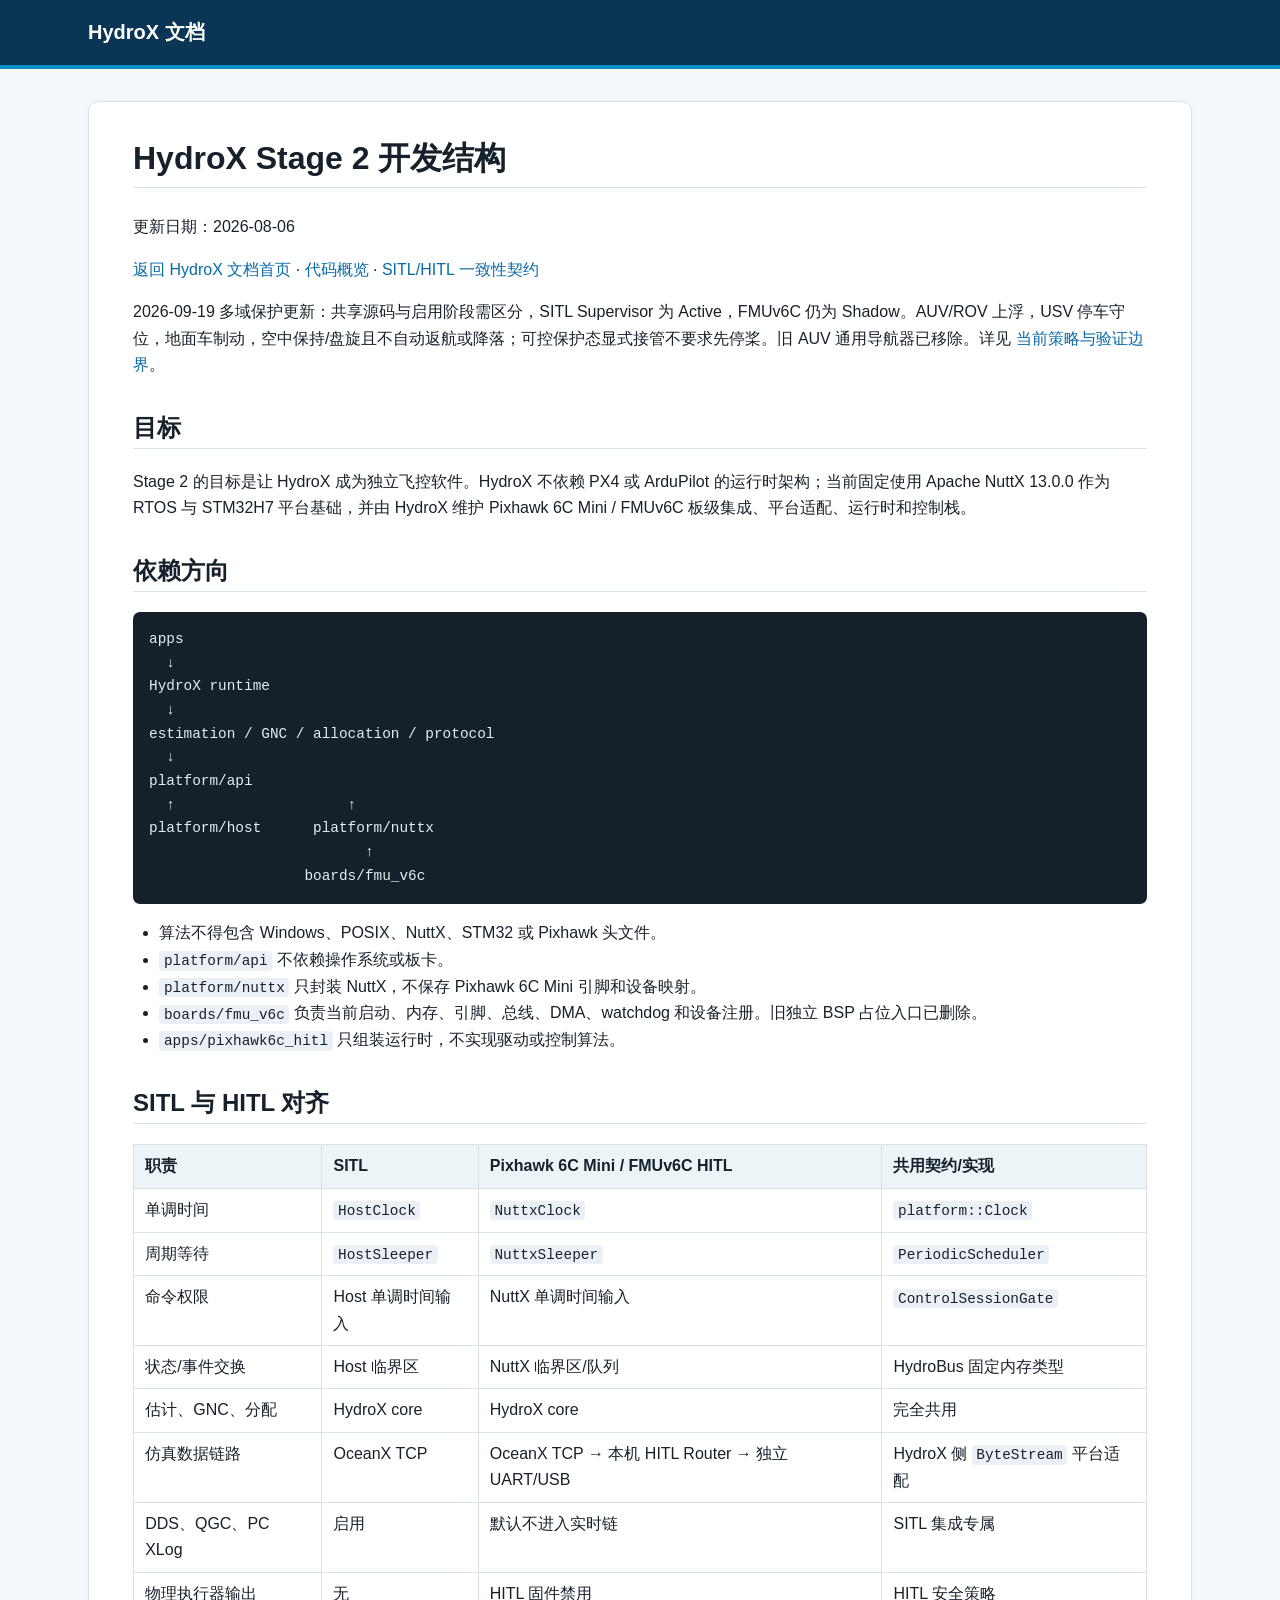
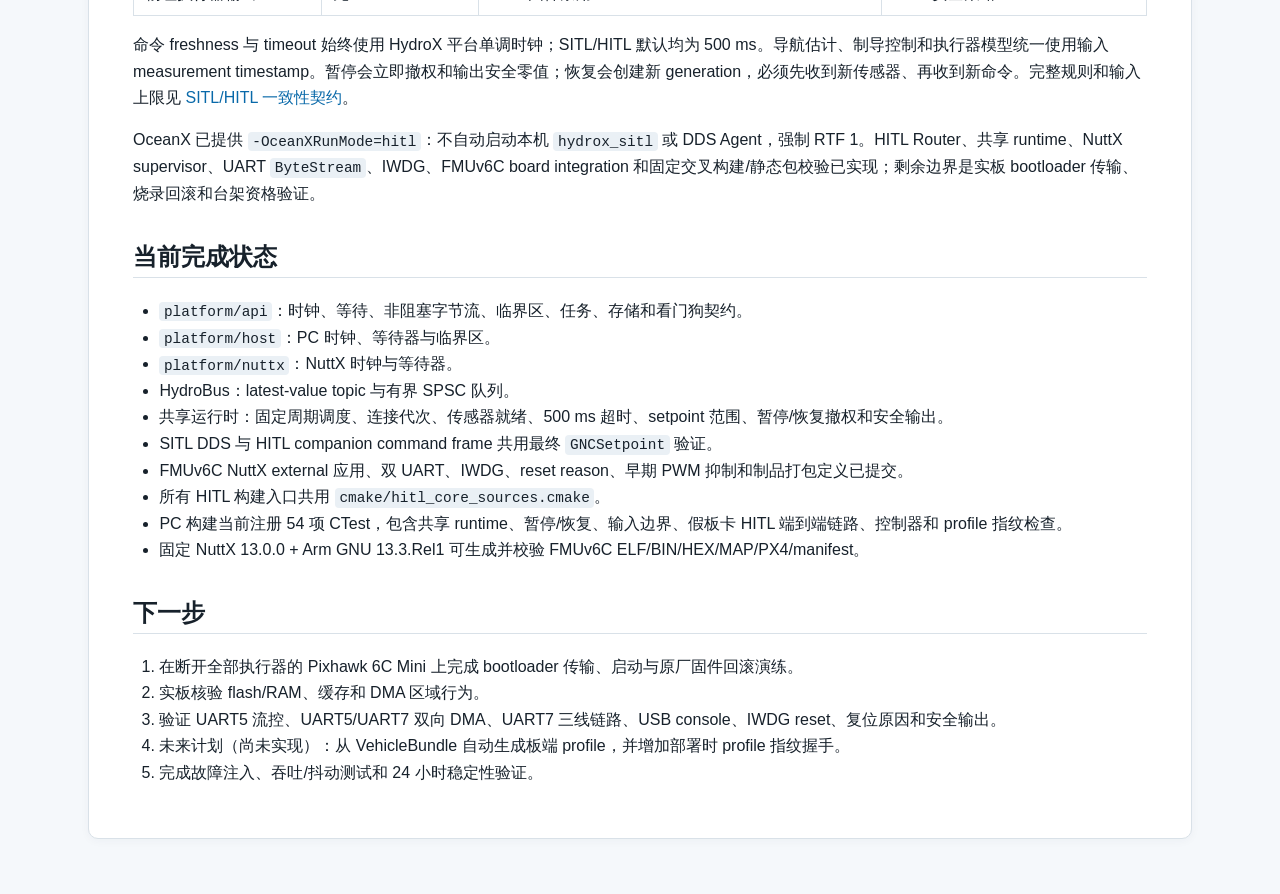
<file: docs/development_structure.html>
<!doctype html>
<html lang="zh-CN">
<head>
  <meta charset="utf-8">
  <meta name="viewport" content="width=device-width, initial-scale=1">
  <title>Stage 2 开发结构 · HydroX 文档</title>
  <link rel="stylesheet" href="assets/style.css">
</head>
<body>
  <header class="site-header"><div class="site-header__inner"><a class="site-title" href="index.html">HydroX 文档</a></div></header>
  <main><article>
    <h1>HydroX Stage 2 开发结构</h1>
    <p>更新日期：2026-08-06</p>
    <p><a href="index.html">返回 HydroX 文档首页</a> · <a href="codebase_overview.html">代码概览</a> · <a href="sitl_hitl_parity.html">SITL/HITL 一致性契约</a></p>
<p>2026-09-19 多域保护更新：共享源码与启用阶段需区分，SITL Supervisor 为 Active，FMUv6C 仍为 Shadow。AUV/ROV 上浮，USV 停车守位，地面车制动，空中保持/盘旋且不自动返航或降落；可控保护态显式接管不要求先停桨。旧 AUV 通用导航器已移除。详见 <a href="../src/safety/README.md">当前策略与验证边界</a>。</p>

    <h2>目标</h2>
    <p>Stage 2 的目标是让 HydroX 成为独立飞控软件。HydroX 不依赖 PX4 或 ArduPilot 的运行时架构；当前固定使用 Apache NuttX 13.0.0 作为 RTOS 与 STM32H7 平台基础，并由 HydroX 维护 Pixhawk 6C Mini / FMUv6C 板级集成、平台适配、运行时和控制栈。</p>

    <h2>依赖方向</h2>
    <pre><code class="language-text">apps
  ↓
HydroX runtime
  ↓
estimation / GNC / allocation / protocol
  ↓
platform/api
  ↑                    ↑
platform/host      platform/nuttx
                         ↑
                  boards/fmu_v6c</code></pre>
    <ul>
      <li>算法不得包含 Windows、POSIX、NuttX、STM32 或 Pixhawk 头文件。</li>
      <li><code>platform/api</code> 不依赖操作系统或板卡。</li>
      <li><code>platform/nuttx</code> 只封装 NuttX，不保存 Pixhawk 6C Mini 引脚和设备映射。</li>
      <li><code>boards/fmu_v6c</code> 负责当前启动、内存、引脚、总线、DMA、watchdog 和设备注册。旧独立 BSP 占位入口已删除。</li>
      <li><code>apps/pixhawk6c_hitl</code> 只组装运行时，不实现驱动或控制算法。</li>
    </ul>

    <h2>SITL 与 HITL 对齐</h2>
    <table>
      <thead><tr><th>职责</th><th>SITL</th><th>Pixhawk 6C Mini / FMUv6C HITL</th><th>共用契约/实现</th></tr></thead>
      <tbody>
        <tr><td>单调时间</td><td><code>HostClock</code></td><td><code>NuttxClock</code></td><td><code>platform::Clock</code></td></tr>
        <tr><td>周期等待</td><td><code>HostSleeper</code></td><td><code>NuttxSleeper</code></td><td><code>PeriodicScheduler</code></td></tr>
        <tr><td>命令权限</td><td>Host 单调时间输入</td><td>NuttX 单调时间输入</td><td><code>ControlSessionGate</code></td></tr>
        <tr><td>状态/事件交换</td><td>Host 临界区</td><td>NuttX 临界区/队列</td><td>HydroBus 固定内存类型</td></tr>
        <tr><td>估计、GNC、分配</td><td>HydroX core</td><td>HydroX core</td><td>完全共用</td></tr>
        <tr><td>仿真数据链路</td><td>OceanX TCP</td><td>OceanX TCP → 本机 HITL Router → 独立 UART/USB</td><td>HydroX 侧 <code>ByteStream</code> 平台适配</td></tr>
        <tr><td>DDS、QGC、PC XLog</td><td>启用</td><td>默认不进入实时链</td><td>SITL 集成专属</td></tr>
        <tr><td>物理执行器输出</td><td>无</td><td>HITL 固件禁用</td><td>HITL 安全策略</td></tr>
      </tbody>
    </table>
    <p>命令 freshness 与 timeout 始终使用 HydroX 平台单调时钟；SITL/HITL 默认均为 500 ms。导航估计、制导控制和执行器模型统一使用输入 measurement timestamp。暂停会立即撤权和输出安全零值；恢复会创建新 generation，必须先收到新传感器、再收到新命令。完整规则和输入上限见 <a href="sitl_hitl_parity.html">SITL/HITL 一致性契约</a>。</p>
    <p>OceanX 已提供 <code>-OceanXRunMode=hitl</code>：不自动启动本机 <code>hydrox_sitl</code> 或 DDS Agent，强制 RTF 1。HITL Router、共享 runtime、NuttX supervisor、UART <code>ByteStream</code>、IWDG、FMUv6C board integration 和固定交叉构建/静态包校验已实现；剩余边界是实板 bootloader 传输、烧录回滚和台架资格验证。</p>

    <h2>当前完成状态</h2>
    <ul>
      <li><code>platform/api</code>：时钟、等待、非阻塞字节流、临界区、任务、存储和看门狗契约。</li>
      <li><code>platform/host</code>：PC 时钟、等待器与临界区。</li>
      <li><code>platform/nuttx</code>：NuttX 时钟与等待器。</li>
      <li>HydroBus：latest-value topic 与有界 SPSC 队列。</li>
      <li>共享运行时：固定周期调度、连接代次、传感器就绪、500 ms 超时、setpoint 范围、暂停/恢复撤权和安全输出。</li>
      <li>SITL DDS 与 HITL companion command frame 共用最终 <code>GNCSetpoint</code> 验证。</li>
      <li>FMUv6C NuttX external 应用、双 UART、IWDG、reset reason、早期 PWM 抑制和制品打包定义已提交。</li>
      <li>所有 HITL 构建入口共用 <code>cmake/hitl_core_sources.cmake</code>。</li>
      <li>PC 构建当前注册 54 项 CTest，包含共享 runtime、暂停/恢复、输入边界、假板卡 HITL 端到端链路、控制器和 profile 指纹检查。</li>
      <li>固定 NuttX 13.0.0 + Arm GNU 13.3.Rel1 可生成并校验 FMUv6C ELF/BIN/HEX/MAP/PX4/manifest。</li>
    </ul>

    <h2>下一步</h2>
    <ol>
      <li>在断开全部执行器的 Pixhawk 6C Mini 上完成 bootloader 传输、启动与原厂固件回滚演练。</li>
      <li>实板核验 flash/RAM、缓存和 DMA 区域行为。</li>
      <li>验证 UART5 流控、UART5/UART7 双向 DMA、UART7 三线链路、USB console、IWDG reset、复位原因和安全输出。</li>
      <li>未来计划（尚未实现）：从 VehicleBundle 自动生成板端 profile，并增加部署时 profile 指纹握手。</li>
      <li>完成故障注入、吞吐/抖动测试和 24 小时稳定性验证。</li>
    </ol>
  </article></main>
</body>
</html>
</file>
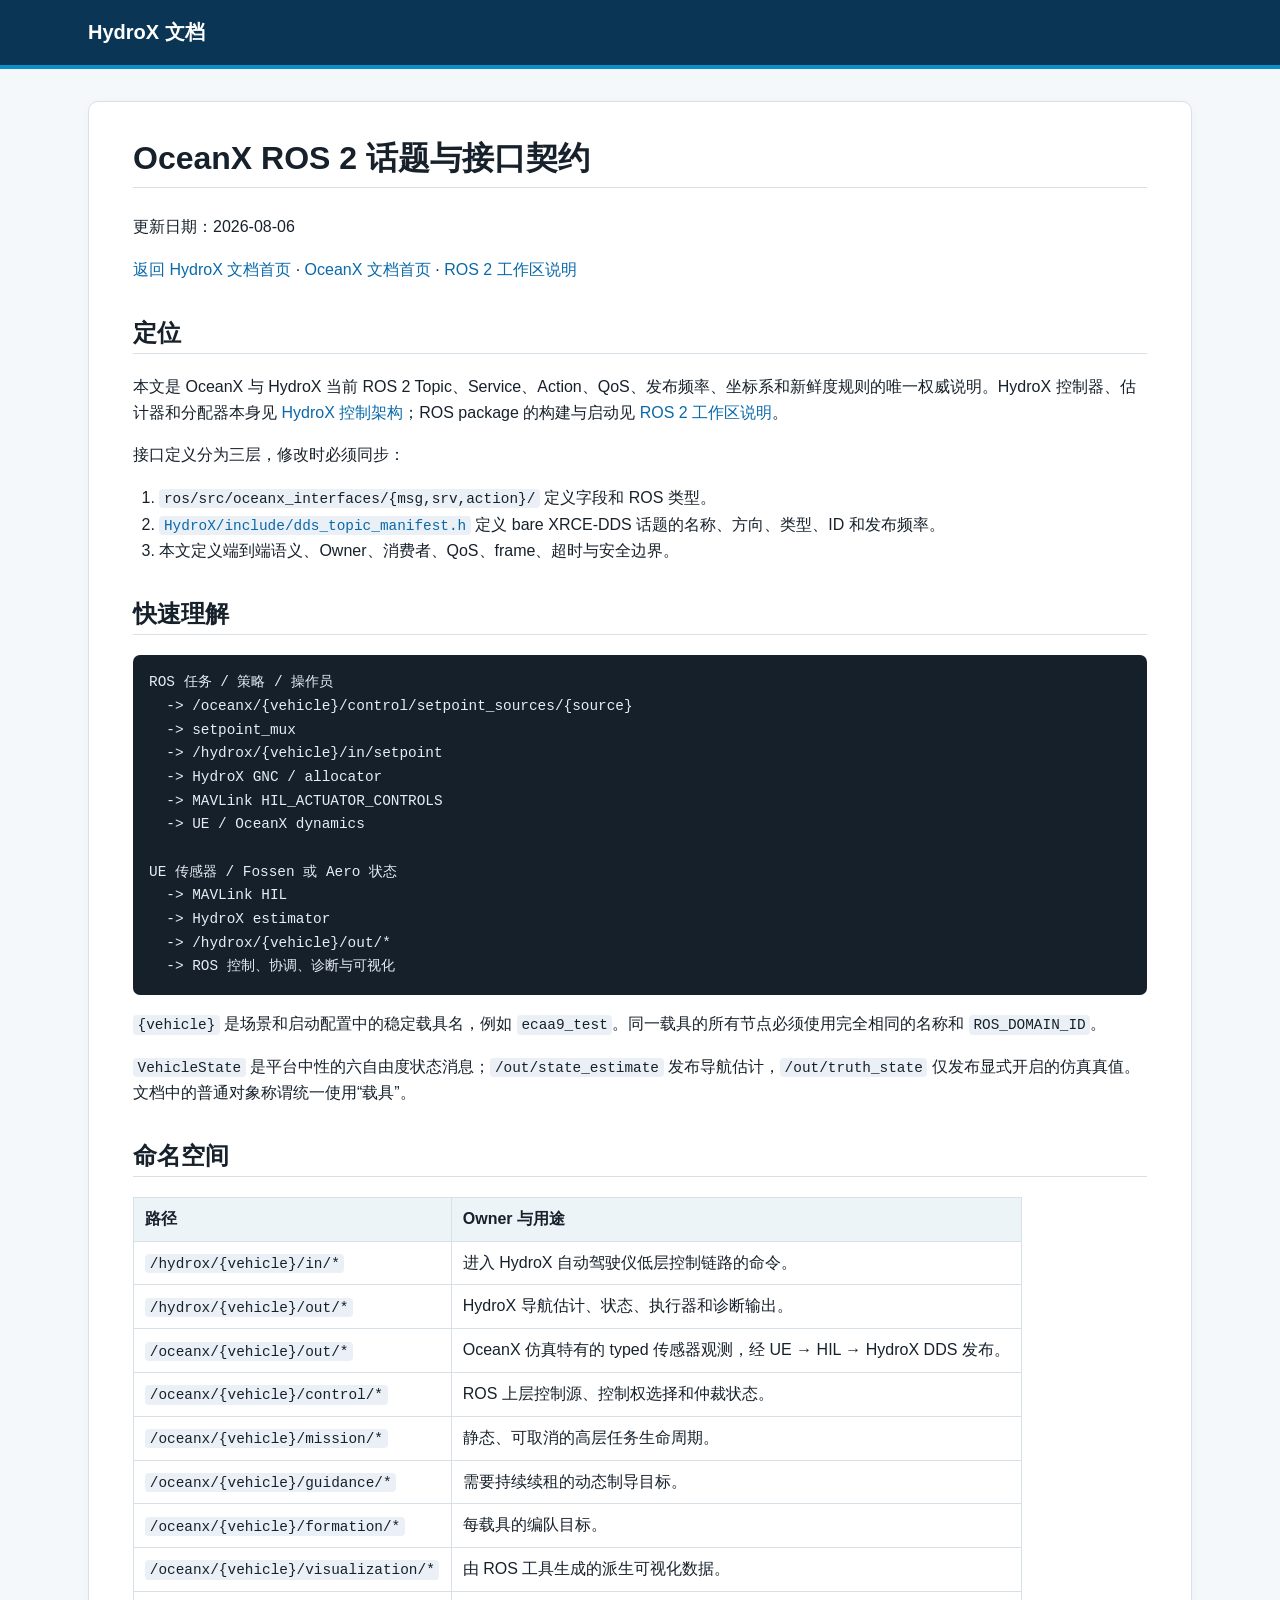
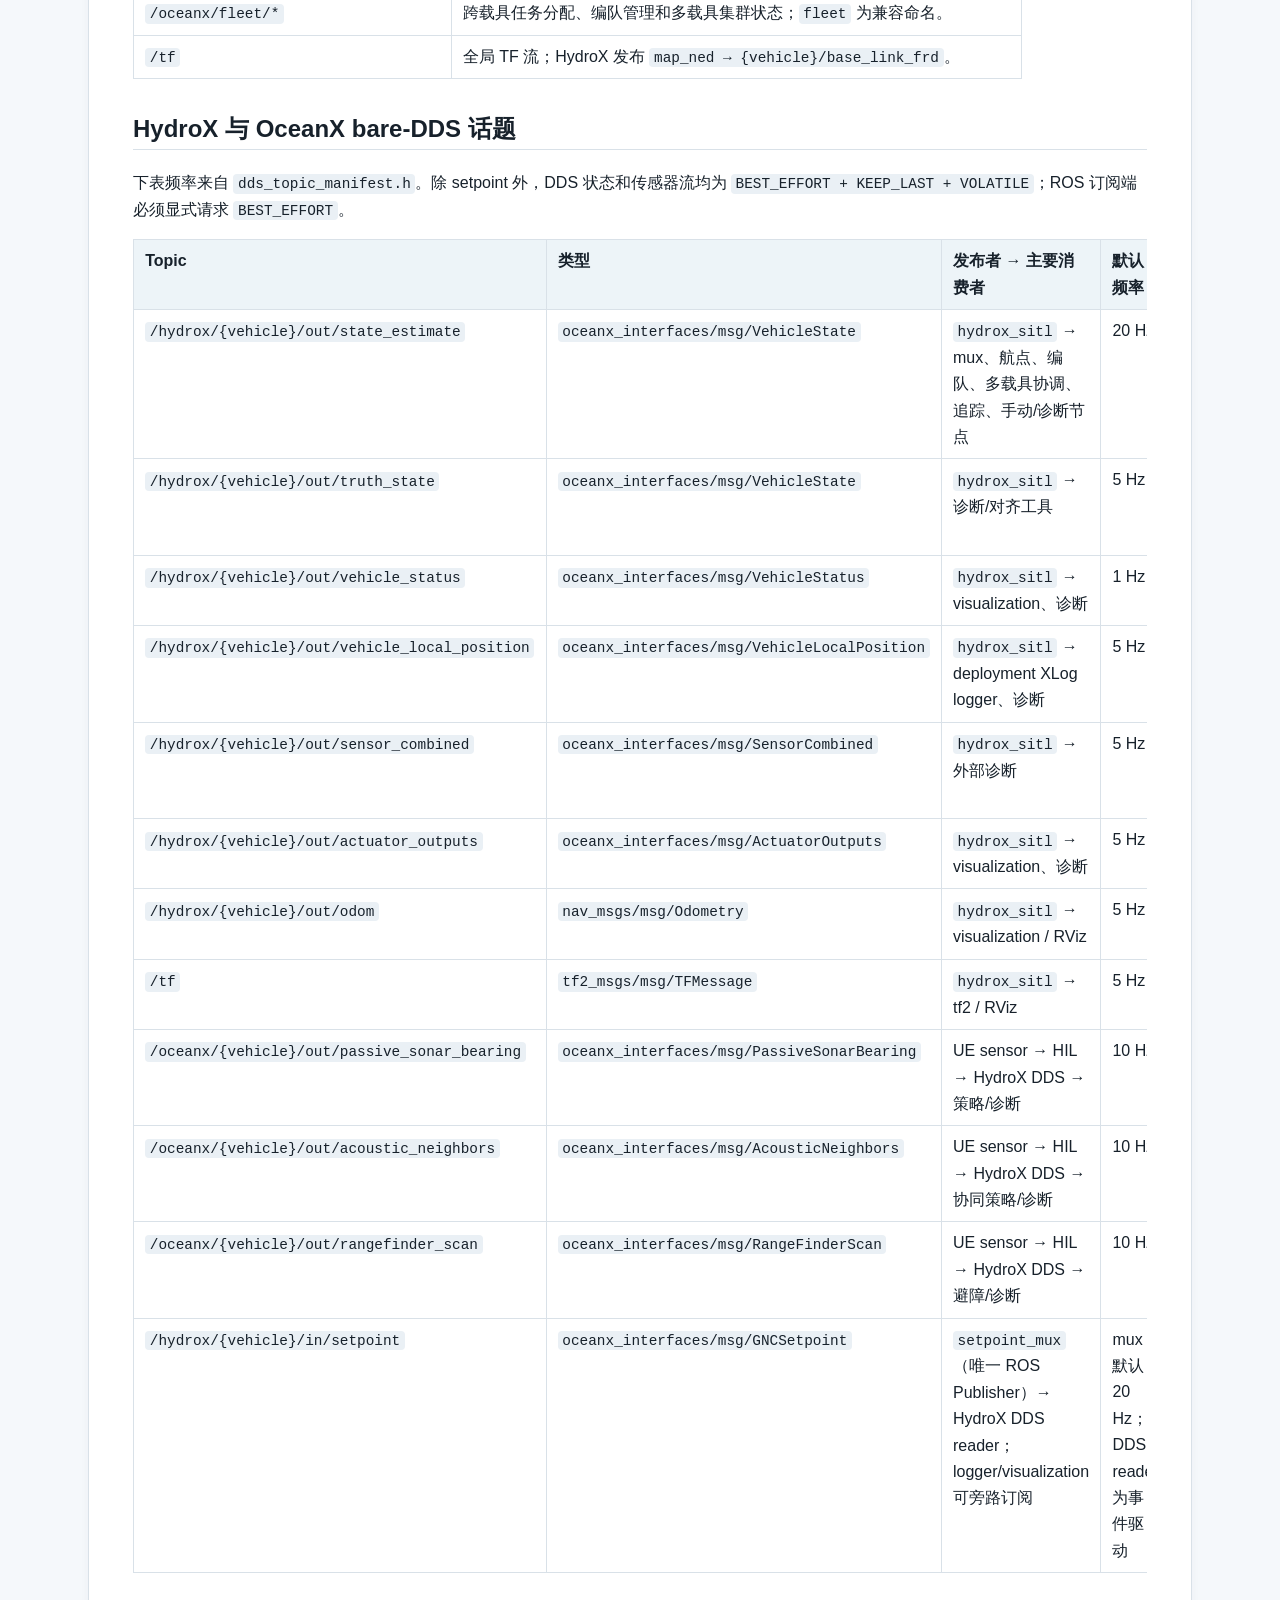
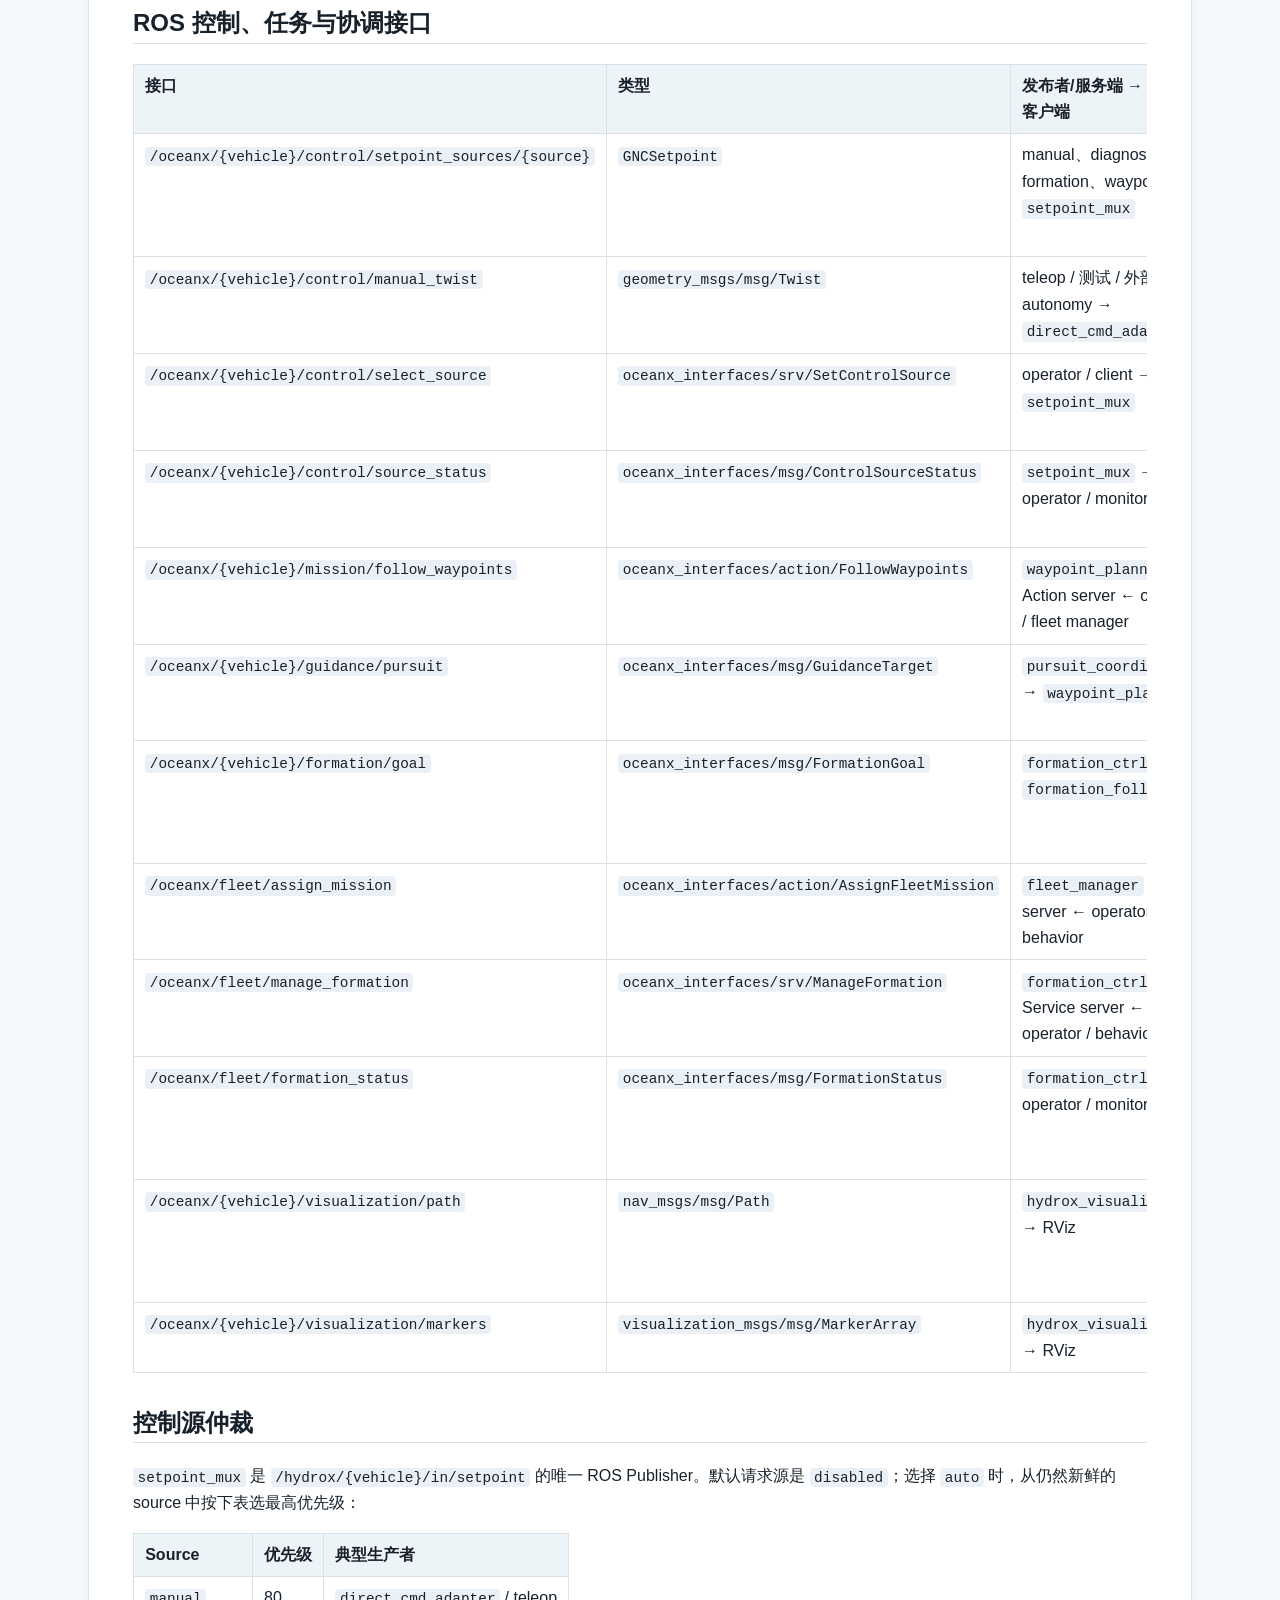
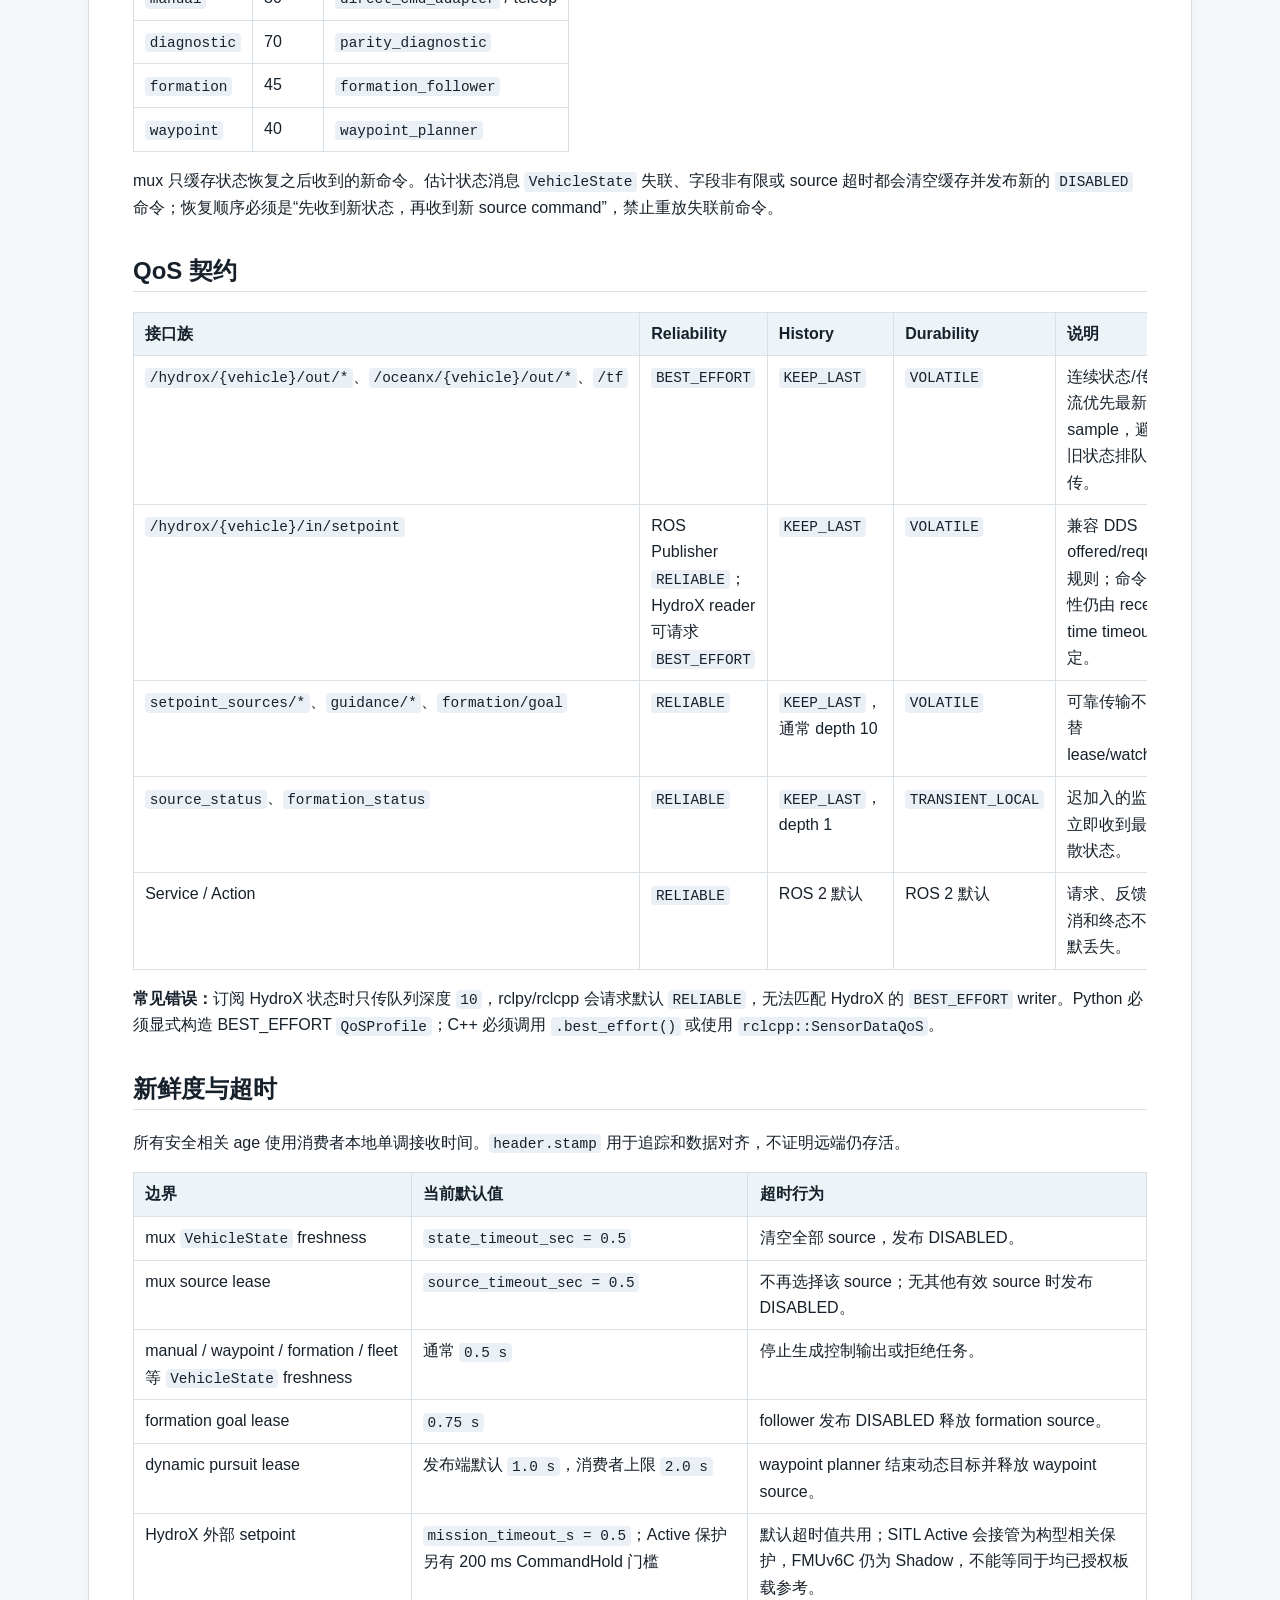
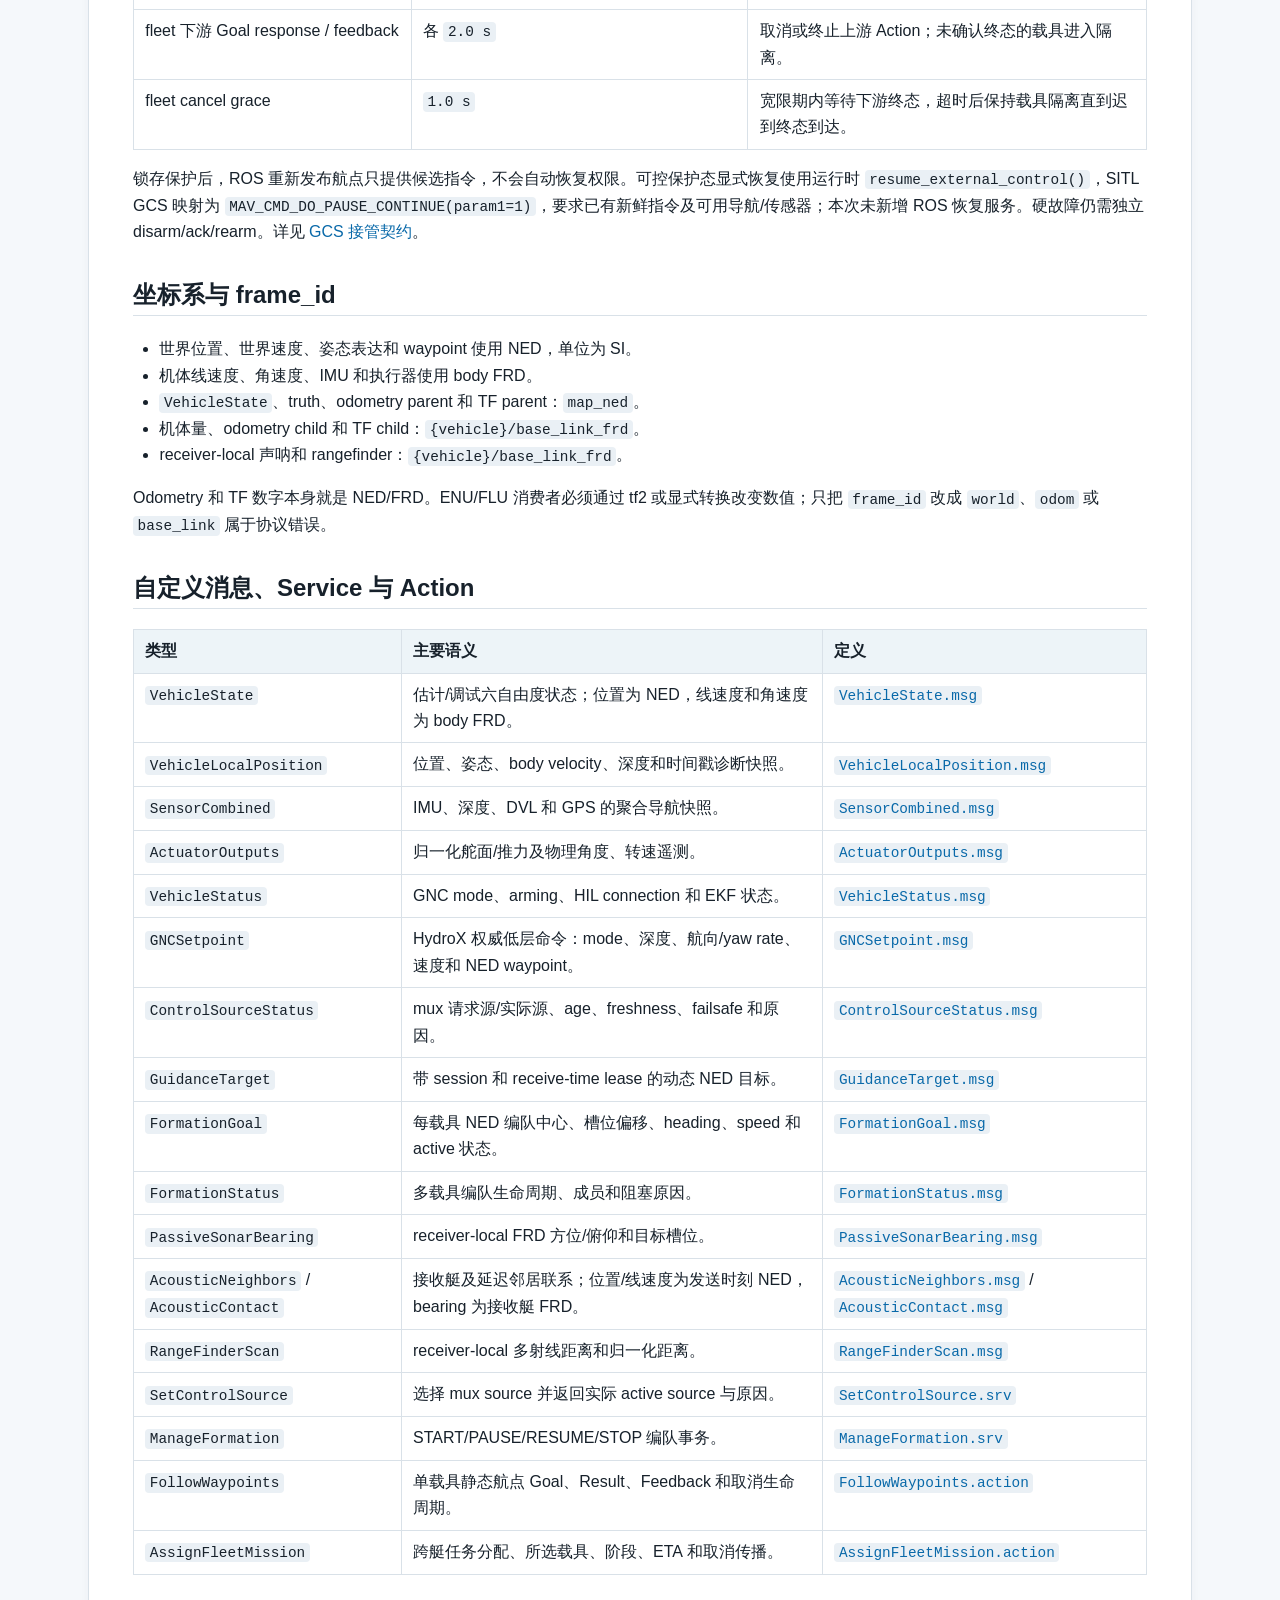
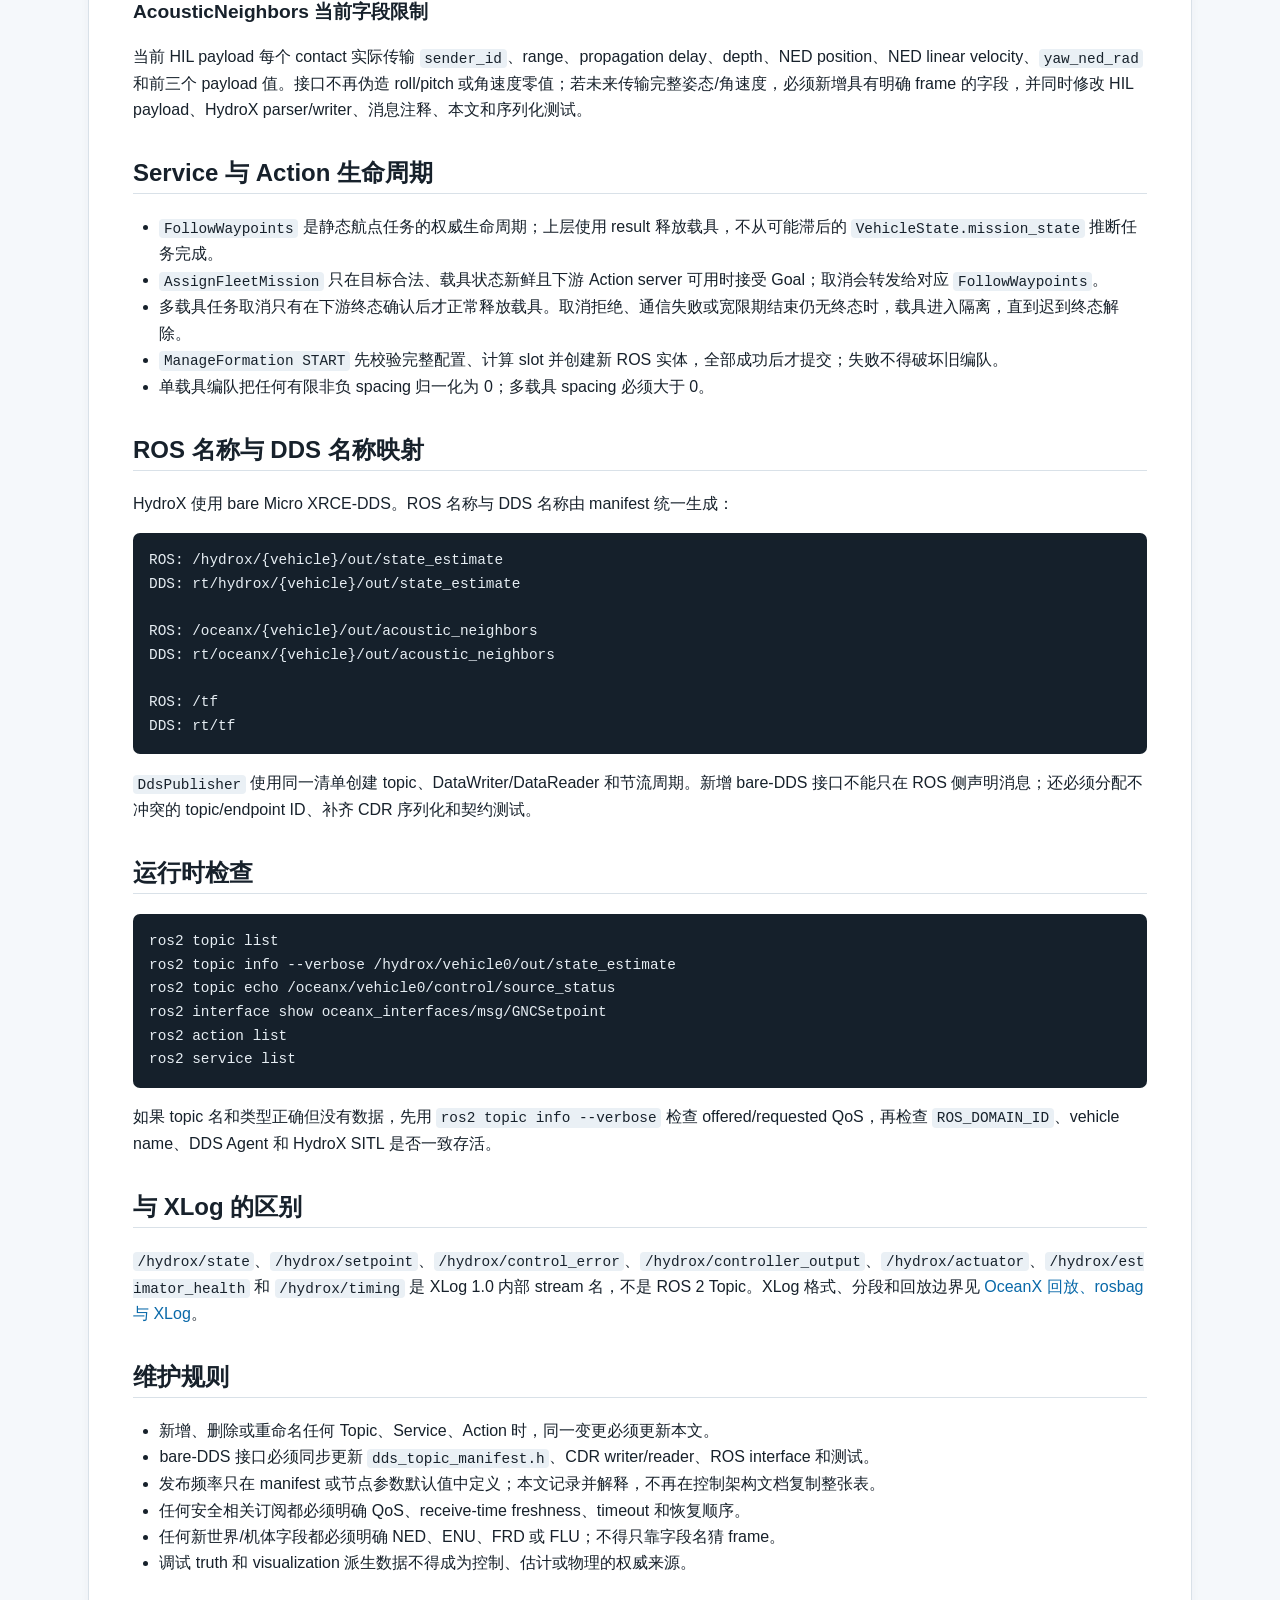
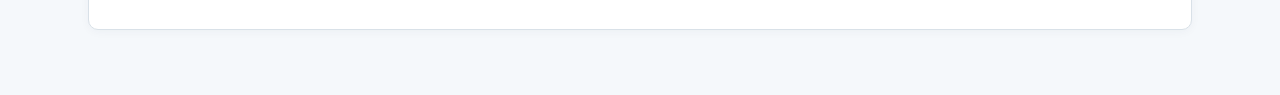
<file: docs/ros_interfaces.html>
<!doctype html>
<html lang="zh-CN">
<head>
  <meta charset="utf-8">
  <meta name="viewport" content="width=device-width, initial-scale=1">
  <title>OceanX ROS 2 话题与接口契约 · HydroX 文档</title>
  <link rel="stylesheet" href="assets/style.css">
</head>
<body>
  <header class="site-header"><div class="site-header__inner"><a class="site-title" href="index.html">HydroX 文档</a></div></header>
  <main><article>
    <h1 id="oceanx-ros-2-话题与接口契约">OceanX ROS 2 话题与接口契约</h1>
    <p>更新日期：2026-08-06</p>
    <p><a href="index.html">返回 HydroX 文档首页</a> · <a href="../../doc/index.html">OceanX 文档首页</a> · <a href="../../ros/README.md">ROS 2 工作区说明</a></p>

    <h2 id="定位">定位</h2>
    <p>本文是 OceanX 与 HydroX 当前 ROS 2 Topic、Service、Action、QoS、发布频率、坐标系和新鲜度规则的唯一权威说明。HydroX 控制器、估计器和分配器本身见 <a href="control_architecture.html">HydroX 控制架构</a>；ROS package 的构建与启动见 <a href="../../ros/README.md">ROS 2 工作区说明</a>。</p>
    <p>接口定义分为三层，修改时必须同步：</p>
    <ol>
      <li><code>ros/src/oceanx_interfaces/{msg,srv,action}/</code> 定义字段和 ROS 类型。</li>
      <li><a href="../include/dds_topic_manifest.h"><code>HydroX/include/dds_topic_manifest.h</code></a> 定义 bare XRCE-DDS 话题的名称、方向、类型、ID 和发布频率。</li>
      <li>本文定义端到端语义、Owner、消费者、QoS、frame、超时与安全边界。</li>
    </ol>

    <h2 id="快速理解">快速理解</h2>
    <pre><code class="language-text">ROS 任务 / 策略 / 操作员
  -&gt; /oceanx/{vehicle}/control/setpoint_sources/{source}
  -&gt; setpoint_mux
  -&gt; /hydrox/{vehicle}/in/setpoint
  -&gt; HydroX GNC / allocator
  -&gt; MAVLink HIL_ACTUATOR_CONTROLS
  -&gt; UE / OceanX dynamics

UE 传感器 / Fossen 或 Aero 状态
  -&gt; MAVLink HIL
  -&gt; HydroX estimator
  -&gt; /hydrox/{vehicle}/out/*
  -&gt; ROS 控制、协调、诊断与可视化</code></pre>
    <p><code>{vehicle}</code> 是场景和启动配置中的稳定载具名，例如 <code>ecaa9_test</code>。同一载具的所有节点必须使用完全相同的名称和 <code>ROS_DOMAIN_ID</code>。</p>
    <p><code>VehicleState</code> 是平台中性的六自由度状态消息；<code>/out/state_estimate</code> 发布导航估计，<code>/out/truth_state</code> 仅发布显式开启的仿真真值。文档中的普通对象称谓统一使用“载具”。</p>

    <h2 id="命名空间">命名空间</h2>
    <table>
      <thead><tr><th>路径</th><th>Owner 与用途</th></tr></thead>
      <tbody>
        <tr><td><code>/hydrox/{vehicle}/in/*</code></td><td>进入 HydroX 自动驾驶仪低层控制链路的命令。</td></tr>
        <tr><td><code>/hydrox/{vehicle}/out/*</code></td><td>HydroX 导航估计、状态、执行器和诊断输出。</td></tr>
        <tr><td><code>/oceanx/{vehicle}/out/*</code></td><td>OceanX 仿真特有的 typed 传感器观测，经 UE → HIL → HydroX DDS 发布。</td></tr>
        <tr><td><code>/oceanx/{vehicle}/control/*</code></td><td>ROS 上层控制源、控制权选择和仲裁状态。</td></tr>
        <tr><td><code>/oceanx/{vehicle}/mission/*</code></td><td>静态、可取消的高层任务生命周期。</td></tr>
        <tr><td><code>/oceanx/{vehicle}/guidance/*</code></td><td>需要持续续租的动态制导目标。</td></tr>
        <tr><td><code>/oceanx/{vehicle}/formation/*</code></td><td>每载具的编队目标。</td></tr>
        <tr><td><code>/oceanx/{vehicle}/visualization/*</code></td><td>由 ROS 工具生成的派生可视化数据。</td></tr>
        <tr><td><code>/oceanx/fleet/*</code></td><td>跨载具任务分配、编队管理和多载具集群状态；<code>fleet</code> 为兼容命名。</td></tr>
        <tr><td><code>/tf</code></td><td>全局 TF 流；HydroX 发布 <code>map_ned → {vehicle}/base_link_frd</code>。</td></tr>
      </tbody>
    </table>

    <h2 id="hydrox-dds-话题">HydroX 与 OceanX bare-DDS 话题</h2>
    <p>下表频率来自 <code>dds_topic_manifest.h</code>。除 setpoint 外，DDS 状态和传感器流均为 <code>BEST_EFFORT + KEEP_LAST + VOLATILE</code>；ROS 订阅端必须显式请求 <code>BEST_EFFORT</code>。</p>
    <table>
      <thead><tr><th>Topic</th><th>类型</th><th>发布者 → 主要消费者</th><th>默认频率</th><th>frame / 备注</th></tr></thead>
      <tbody>
        <tr><td><code>/hydrox/{vehicle}/out/state_estimate</code></td><td><code>oceanx_interfaces/msg/VehicleState</code></td><td><code>hydrox_sitl</code> → mux、航点、编队、多载具协调、追踪、手动/诊断节点</td><td>20 Hz</td><td><code>map_ned</code>；估计状态，是上层控制的主要反馈。</td></tr>
        <tr><td><code>/hydrox/{vehicle}/out/truth_state</code></td><td><code>oceanx_interfaces/msg/VehicleState</code></td><td><code>hydrox_sitl</code> → 诊断/对齐工具</td><td>5 Hz</td><td><code>map_ned</code>；仅显式开启 debug truth 时存在，不得进入正常控制闭环。</td></tr>
        <tr><td><code>/hydrox/{vehicle}/out/vehicle_status</code></td><td><code>oceanx_interfaces/msg/VehicleStatus</code></td><td><code>hydrox_sitl</code> → visualization、诊断</td><td>1 Hz</td><td>GNC mode、arming、HIL 和 EKF 健康状态。</td></tr>
        <tr><td><code>/hydrox/{vehicle}/out/vehicle_local_position</code></td><td><code>oceanx_interfaces/msg/VehicleLocalPosition</code></td><td><code>hydrox_sitl</code> → deployment XLog logger、诊断</td><td>5 Hz</td><td><code>map_ned</code>；位置/姿态为 NED，线速度和角速度为 body FRD。</td></tr>
        <tr><td><code>/hydrox/{vehicle}/out/sensor_combined</code></td><td><code>oceanx_interfaces/msg/SensorCombined</code></td><td><code>hydrox_sitl</code> → 外部诊断</td><td>5 Hz</td><td><code>{vehicle}/base_link_frd</code>；导航输入的聚合快照，不是原始逐传感器全带宽流。</td></tr>
        <tr><td><code>/hydrox/{vehicle}/out/actuator_outputs</code></td><td><code>oceanx_interfaces/msg/ActuatorOutputs</code></td><td><code>hydrox_sitl</code> → visualization、诊断</td><td>5 Hz</td><td><code>{vehicle}/base_link_frd</code>；归一化通道和物理遥测值。</td></tr>
        <tr><td><code>/hydrox/{vehicle}/out/odom</code></td><td><code>nav_msgs/msg/Odometry</code></td><td><code>hydrox_sitl</code> → visualization / RViz</td><td>5 Hz</td><td>parent <code>map_ned</code>，child <code>{vehicle}/base_link_frd</code>。</td></tr>
        <tr><td><code>/tf</code></td><td><code>tf2_msgs/msg/TFMessage</code></td><td><code>hydrox_sitl</code> → tf2 / RViz</td><td>5 Hz</td><td>真实 NED/FRD 变换，不是只改标签的 ENU/FLU 数据。</td></tr>
        <tr><td><code>/oceanx/{vehicle}/out/passive_sonar_bearing</code></td><td><code>oceanx_interfaces/msg/PassiveSonarBearing</code></td><td>UE sensor → HIL → HydroX DDS → 策略/诊断</td><td>10 Hz</td><td>receiver-local FRD；方位角向右为正、俯仰角向下为正。</td></tr>
        <tr><td><code>/oceanx/{vehicle}/out/acoustic_neighbors</code></td><td><code>oceanx_interfaces/msg/AcousticNeighbors</code></td><td>UE sensor → HIL → HydroX DDS → 协同策略/诊断</td><td>10 Hz</td><td>header 为 receiver body FRD；contact 位置/线速度为发送时刻的 NED 信息。</td></tr>
        <tr><td><code>/oceanx/{vehicle}/out/rangefinder_scan</code></td><td><code>oceanx_interfaces/msg/RangeFinderScan</code></td><td>UE sensor → HIL → HydroX DDS → 避障/诊断</td><td>10 Hz</td><td>receiver-local FRD；ray 0 向前，无命中归一化为 1.0。</td></tr>
        <tr><td><code>/hydrox/{vehicle}/in/setpoint</code></td><td><code>oceanx_interfaces/msg/GNCSetpoint</code></td><td><code>setpoint_mux</code>（唯一 ROS Publisher）→ HydroX DDS reader；logger/visualization 可旁路订阅</td><td>mux 默认 20 Hz；DDS reader 为事件驱动</td><td>Publisher 使用 <code>RELIABLE</code>；HydroX reader 可请求 <code>BEST_EFFORT</code>，并与 HITL 共用 500 ms 默认命令超时。</td></tr>
      </tbody>
    </table>

    <h2 id="ros-控制与任务接口">ROS 控制、任务与协调接口</h2>
    <table>
      <thead><tr><th>接口</th><th>类型</th><th>发布者/服务端 → 消费者/客户端</th><th>QoS / 触发</th><th>安全语义</th></tr></thead>
      <tbody>
        <tr><td><code>/oceanx/{vehicle}/control/setpoint_sources/{source}</code></td><td><code>GNCSetpoint</code></td><td>manual、diagnostic、formation、waypoint → <code>setpoint_mux</code></td><td><code>RELIABLE</code>，depth 10；生产者自定频率，内置控制器通常 10 Hz</td><td>默认 0.5 s source lease；<code>DISABLED</code> 表示立即释放该 source。</td></tr>
        <tr><td><code>/oceanx/{vehicle}/control/manual_twist</code></td><td><code>geometry_msgs/msg/Twist</code></td><td>teleop / 测试 / 外部 autonomy → <code>direct_cmd_adapter</code></td><td>ROS 默认 reliable；事件驱动</td><td>adapter 只有在估计状态消息 <code>VehicleState</code> 新鲜时才转换为 manual source。</td></tr>
        <tr><td><code>/oceanx/{vehicle}/control/select_source</code></td><td><code>oceanx_interfaces/srv/SetControlSource</code></td><td>operator / client → <code>setpoint_mux</code></td><td>Service，reliable</td><td>合法值为 <code>disabled</code>、<code>auto</code>、<code>manual</code>、<code>diagnostic</code>、<code>formation</code>、<code>waypoint</code>。</td></tr>
        <tr><td><code>/oceanx/{vehicle}/control/source_status</code></td><td><code>oceanx_interfaces/msg/ControlSourceStatus</code></td><td><code>setpoint_mux</code> → operator / monitor</td><td><code>RELIABLE + TRANSIENT_LOCAL</code>，depth 1；默认 20 Hz</td><td>报告请求源、实际源、命令/状态 age、fresh sources 和 failsafe 原因。</td></tr>
        <tr><td><code>/oceanx/{vehicle}/mission/follow_waypoints</code></td><td><code>oceanx_interfaces/action/FollowWaypoints</code></td><td><code>waypoint_planner</code> Action server ← operator / fleet manager</td><td>Action；按 Goal 触发，控制循环默认 10 Hz</td><td>支持 feedback、cancel 和 preempt；结束时明确释放 waypoint source。</td></tr>
        <tr><td><code>/oceanx/{vehicle}/guidance/pursuit</code></td><td><code>oceanx_interfaces/msg/GuidanceTarget</code></td><td><code>pursuit_coordinator</code> → <code>waypoint_planner</code></td><td><code>RELIABLE</code>，depth 10；默认 2 Hz</td><td>默认 lease 1.0 s，最大接受 lease 2.0 s；<code>session_id</code> 隔离前后会话。</td></tr>
        <tr><td><code>/oceanx/{vehicle}/formation/goal</code></td><td><code>oceanx_interfaces/msg/FormationGoal</code></td><td><code>formation_ctrl</code> → <code>formation_follower</code></td><td><code>RELIABLE</code>，depth 10；默认 5 Hz</td><td>follower 默认 goal timeout 0.75 s、state timeout 0.5 s；inactive goal 立即释放 formation source。</td></tr>
        <tr><td><code>/oceanx/fleet/assign_mission</code></td><td><code>oceanx_interfaces/action/AssignFleetMission</code></td><td><code>fleet_manager</code> Action server ← operator / behavior</td><td>Action；按 Goal 触发</td><td>分配到指定或最近的新鲜空闲载具，并把 cancel/终态传递到 FollowWaypoints。</td></tr>
        <tr><td><code>/oceanx/fleet/manage_formation</code></td><td><code>oceanx_interfaces/srv/ManageFormation</code></td><td><code>formation_ctrl</code> Service server ← operator / behavior</td><td>Service，reliable</td><td><code>START/PAUSE/RESUME/STOP</code>；START 先完整校验和创建新实体，成功后才替换旧编队。</td></tr>
        <tr><td><code>/oceanx/fleet/formation_status</code></td><td><code>oceanx_interfaces/msg/FormationStatus</code></td><td><code>formation_ctrl</code> → operator / monitor</td><td><code>RELIABLE + TRANSIENT_LOCAL</code>，depth 1；状态变化时发布</td><td>状态为 INACTIVE、WAITING、ACTIVE、PAUSED 或 BLOCKED，并携带原因。</td></tr>
        <tr><td><code>/oceanx/{vehicle}/visualization/path</code></td><td><code>nav_msgs/msg/Path</code></td><td><code>hydrox_visualization</code> → RViz</td><td>reliable，depth 10；每个被接受的 odom sample 发布，最高约 5 Hz</td><td>派生数据，不得作为控制或估计真值。</td></tr>
        <tr><td><code>/oceanx/{vehicle}/visualization/markers</code></td><td><code>visualization_msgs/msg/MarkerArray</code></td><td><code>hydrox_visualization</code> → RViz</td><td>reliable，depth 10；默认 10 Hz</td><td>组合 odom、status、actuator 和 setpoint，仅用于展示。</td></tr>
      </tbody>
    </table>

    <h2 id="控制源仲裁">控制源仲裁</h2>
    <p><code>setpoint_mux</code> 是 <code>/hydrox/{vehicle}/in/setpoint</code> 的唯一 ROS Publisher。默认请求源是 <code>disabled</code>；选择 <code>auto</code> 时，从仍然新鲜的 source 中按下表选最高优先级：</p>
    <table>
      <thead><tr><th>Source</th><th>优先级</th><th>典型生产者</th></tr></thead>
      <tbody>
        <tr><td><code>manual</code></td><td>80</td><td><code>direct_cmd_adapter</code> / teleop</td></tr>
        <tr><td><code>diagnostic</code></td><td>70</td><td><code>parity_diagnostic</code></td></tr>
        <tr><td><code>formation</code></td><td>45</td><td><code>formation_follower</code></td></tr>
        <tr><td><code>waypoint</code></td><td>40</td><td><code>waypoint_planner</code></td></tr>
      </tbody>
    </table>
    <p>mux 只缓存状态恢复之后收到的新命令。估计状态消息 <code>VehicleState</code> 失联、字段非有限或 source 超时都会清空缓存并发布新的 <code>DISABLED</code> 命令；恢复顺序必须是“先收到新状态，再收到新 source command”，禁止重放失联前命令。</p>

    <h2 id="qos-契约">QoS 契约</h2>
    <table>
      <thead><tr><th>接口族</th><th>Reliability</th><th>History</th><th>Durability</th><th>说明</th></tr></thead>
      <tbody>
        <tr><td><code>/hydrox/{vehicle}/out/*</code>、<code>/oceanx/{vehicle}/out/*</code>、<code>/tf</code></td><td><code>BEST_EFFORT</code></td><td><code>KEEP_LAST</code></td><td><code>VOLATILE</code></td><td>连续状态/传感器流优先最新 sample，避免为旧状态排队重传。</td></tr>
        <tr><td><code>/hydrox/{vehicle}/in/setpoint</code></td><td>ROS Publisher <code>RELIABLE</code>；HydroX reader 可请求 <code>BEST_EFFORT</code></td><td><code>KEEP_LAST</code></td><td><code>VOLATILE</code></td><td>兼容 DDS offered/requested 规则；命令有效性仍由 receive-time timeout 决定。</td></tr>
        <tr><td><code>setpoint_sources/*</code>、<code>guidance/*</code>、<code>formation/goal</code></td><td><code>RELIABLE</code></td><td><code>KEEP_LAST</code>，通常 depth 10</td><td><code>VOLATILE</code></td><td>可靠传输不能代替 lease/watchdog。</td></tr>
        <tr><td><code>source_status</code>、<code>formation_status</code></td><td><code>RELIABLE</code></td><td><code>KEEP_LAST</code>，depth 1</td><td><code>TRANSIENT_LOCAL</code></td><td>迟加入的监视器立即收到最新离散状态。</td></tr>
        <tr><td>Service / Action</td><td><code>RELIABLE</code></td><td>ROS 2 默认</td><td>ROS 2 默认</td><td>请求、反馈、取消和终态不得静默丢失。</td></tr>
      </tbody>
    </table>
    <p><strong>常见错误：</strong>订阅 HydroX 状态时只传队列深度 <code>10</code>，rclpy/rclcpp 会请求默认 <code>RELIABLE</code>，无法匹配 HydroX 的 <code>BEST_EFFORT</code> writer。Python 必须显式构造 BEST_EFFORT <code>QoSProfile</code>；C++ 必须调用 <code>.best_effort()</code> 或使用 <code>rclcpp::SensorDataQoS</code>。</p>

    <h2 id="新鲜度与超时">新鲜度与超时</h2>
    <p>所有安全相关 age 使用消费者本地单调接收时间。<code>header.stamp</code> 用于追踪和数据对齐，不证明远端仍存活。</p>
    <table>
      <thead><tr><th>边界</th><th>当前默认值</th><th>超时行为</th></tr></thead>
      <tbody>
        <tr><td>mux <code>VehicleState</code> freshness</td><td><code>state_timeout_sec = 0.5</code></td><td>清空全部 source，发布 DISABLED。</td></tr>
        <tr><td>mux source lease</td><td><code>source_timeout_sec = 0.5</code></td><td>不再选择该 source；无其他有效 source 时发布 DISABLED。</td></tr>
        <tr><td>manual / waypoint / formation / fleet 等 <code>VehicleState</code> freshness</td><td>通常 <code>0.5 s</code></td><td>停止生成控制输出或拒绝任务。</td></tr>
        <tr><td>formation goal lease</td><td><code>0.75 s</code></td><td>follower 发布 DISABLED 释放 formation source。</td></tr>
        <tr><td>dynamic pursuit lease</td><td>发布端默认 <code>1.0 s</code>，消费者上限 <code>2.0 s</code></td><td>waypoint planner 结束动态目标并释放 waypoint source。</td></tr>
        <tr><td>HydroX 外部 setpoint</td><td><code>mission_timeout_s = 0.5</code>；Active 保护另有 200 ms CommandHold 门槛</td><td>默认超时值共用；SITL Active 会接管为构型相关保护，FMUv6C 仍为 Shadow，不能等同于均已授权板载参考。</td></tr>
        <tr><td>fleet 下游 Goal response / feedback</td><td>各 <code>2.0 s</code></td><td>取消或终止上游 Action；未确认终态的载具进入隔离。</td></tr>
        <tr><td>fleet cancel grace</td><td><code>1.0 s</code></td><td>宽限期内等待下游终态，超时后保持载具隔离直到迟到终态到达。</td></tr>
      </tbody>
    </table>

    <p>锁存保护后，ROS 重新发布航点只提供候选指令，不会自动恢复权限。可控保护态显式恢复使用运行时 <code>resume_external_control()</code>，SITL GCS 映射为 <code>MAV_CMD_DO_PAUSE_CONTINUE(param1=1)</code>，要求已有新鲜指令及可用导航/传感器；本次未新增 ROS 恢复服务。硬故障仍需独立 disarm/ack/rearm。详见 <a href="gcs_mavlink_architecture.md">GCS 接管契约</a>。</p>
    <h2 id="坐标系与-frame-id">坐标系与 frame_id</h2>
    <ul>
      <li>世界位置、世界速度、姿态表达和 waypoint 使用 NED，单位为 SI。</li>
      <li>机体线速度、角速度、IMU 和执行器使用 body FRD。</li>
      <li><code>VehicleState</code>、truth、odometry parent 和 TF parent：<code>map_ned</code>。</li>
      <li>机体量、odometry child 和 TF child：<code>{vehicle}/base_link_frd</code>。</li>
      <li>receiver-local 声呐和 rangefinder：<code>{vehicle}/base_link_frd</code>。</li>
    </ul>
    <p>Odometry 和 TF 数字本身就是 NED/FRD。ENU/FLU 消费者必须通过 tf2 或显式转换改变数值；只把 <code>frame_id</code> 改成 <code>world</code>、<code>odom</code> 或 <code>base_link</code> 属于协议错误。</p>

    <h2 id="自定义消息目录">自定义消息、Service 与 Action</h2>
    <table>
      <thead><tr><th>类型</th><th>主要语义</th><th>定义</th></tr></thead>
      <tbody>
        <tr><td><code>VehicleState</code></td><td>估计/调试六自由度状态；位置为 NED，线速度和角速度为 body FRD。</td><td><a href="../../ros/src/oceanx_interfaces/msg/VehicleState.msg"><code>VehicleState.msg</code></a></td></tr>
        <tr><td><code>VehicleLocalPosition</code></td><td>位置、姿态、body velocity、深度和时间戳诊断快照。</td><td><a href="../../ros/src/oceanx_interfaces/msg/VehicleLocalPosition.msg"><code>VehicleLocalPosition.msg</code></a></td></tr>
        <tr><td><code>SensorCombined</code></td><td>IMU、深度、DVL 和 GPS 的聚合导航快照。</td><td><a href="../../ros/src/oceanx_interfaces/msg/SensorCombined.msg"><code>SensorCombined.msg</code></a></td></tr>
        <tr><td><code>ActuatorOutputs</code></td><td>归一化舵面/推力及物理角度、转速遥测。</td><td><a href="../../ros/src/oceanx_interfaces/msg/ActuatorOutputs.msg"><code>ActuatorOutputs.msg</code></a></td></tr>
        <tr><td><code>VehicleStatus</code></td><td>GNC mode、arming、HIL connection 和 EKF 状态。</td><td><a href="../../ros/src/oceanx_interfaces/msg/VehicleStatus.msg"><code>VehicleStatus.msg</code></a></td></tr>
        <tr><td><code>GNCSetpoint</code></td><td>HydroX 权威低层命令：mode、深度、航向/yaw rate、速度和 NED waypoint。</td><td><a href="../../ros/src/oceanx_interfaces/msg/GNCSetpoint.msg"><code>GNCSetpoint.msg</code></a></td></tr>
        <tr><td><code>ControlSourceStatus</code></td><td>mux 请求源/实际源、age、freshness、failsafe 和原因。</td><td><a href="../../ros/src/oceanx_interfaces/msg/ControlSourceStatus.msg"><code>ControlSourceStatus.msg</code></a></td></tr>
        <tr><td><code>GuidanceTarget</code></td><td>带 session 和 receive-time lease 的动态 NED 目标。</td><td><a href="../../ros/src/oceanx_interfaces/msg/GuidanceTarget.msg"><code>GuidanceTarget.msg</code></a></td></tr>
        <tr><td><code>FormationGoal</code></td><td>每载具 NED 编队中心、槽位偏移、heading、speed 和 active 状态。</td><td><a href="../../ros/src/oceanx_interfaces/msg/FormationGoal.msg"><code>FormationGoal.msg</code></a></td></tr>
        <tr><td><code>FormationStatus</code></td><td>多载具编队生命周期、成员和阻塞原因。</td><td><a href="../../ros/src/oceanx_interfaces/msg/FormationStatus.msg"><code>FormationStatus.msg</code></a></td></tr>
        <tr><td><code>PassiveSonarBearing</code></td><td>receiver-local FRD 方位/俯仰和目标槽位。</td><td><a href="../../ros/src/oceanx_interfaces/msg/PassiveSonarBearing.msg"><code>PassiveSonarBearing.msg</code></a></td></tr>
        <tr><td><code>AcousticNeighbors</code> / <code>AcousticContact</code></td><td>接收艇及延迟邻居联系；位置/线速度为发送时刻 NED，bearing 为接收艇 FRD。</td><td><a href="../../ros/src/oceanx_interfaces/msg/AcousticNeighbors.msg"><code>AcousticNeighbors.msg</code></a> / <a href="../../ros/src/oceanx_interfaces/msg/AcousticContact.msg"><code>AcousticContact.msg</code></a></td></tr>
        <tr><td><code>RangeFinderScan</code></td><td>receiver-local 多射线距离和归一化距离。</td><td><a href="../../ros/src/oceanx_interfaces/msg/RangeFinderScan.msg"><code>RangeFinderScan.msg</code></a></td></tr>
        <tr><td><code>SetControlSource</code></td><td>选择 mux source 并返回实际 active source 与原因。</td><td><a href="../../ros/src/oceanx_interfaces/srv/SetControlSource.srv"><code>SetControlSource.srv</code></a></td></tr>
        <tr><td><code>ManageFormation</code></td><td>START/PAUSE/RESUME/STOP 编队事务。</td><td><a href="../../ros/src/oceanx_interfaces/srv/ManageFormation.srv"><code>ManageFormation.srv</code></a></td></tr>
        <tr><td><code>FollowWaypoints</code></td><td>单载具静态航点 Goal、Result、Feedback 和取消生命周期。</td><td><a href="../../ros/src/oceanx_interfaces/action/FollowWaypoints.action"><code>FollowWaypoints.action</code></a></td></tr>
        <tr><td><code>AssignFleetMission</code></td><td>跨艇任务分配、所选载具、阶段、ETA 和取消传播。</td><td><a href="../../ros/src/oceanx_interfaces/action/AssignFleetMission.action"><code>AssignFleetMission.action</code></a></td></tr>
      </tbody>
    </table>

    <h3 id="声学邻居当前字段限制">AcousticNeighbors 当前字段限制</h3>
    <p>当前 HIL payload 每个 contact 实际传输 <code>sender_id</code>、range、propagation delay、depth、NED position、NED linear velocity、<code>yaw_ned_rad</code> 和前三个 payload 值。接口不再伪造 roll/pitch 或角速度零值；若未来传输完整姿态/角速度，必须新增具有明确 frame 的字段，并同时修改 HIL payload、HydroX parser/writer、消息注释、本文和序列化测试。</p>

    <h2 id="service-action-生命周期">Service 与 Action 生命周期</h2>
    <ul>
      <li><code>FollowWaypoints</code> 是静态航点任务的权威生命周期；上层使用 result 释放载具，不从可能滞后的 <code>VehicleState.mission_state</code> 推断任务完成。</li>
      <li><code>AssignFleetMission</code> 只在目标合法、载具状态新鲜且下游 Action server 可用时接受 Goal；取消会转发给对应 <code>FollowWaypoints</code>。</li>
      <li>多载具任务取消只有在下游终态确认后才正常释放载具。取消拒绝、通信失败或宽限期结束仍无终态时，载具进入隔离，直到迟到终态解除。</li>
      <li><code>ManageFormation START</code> 先校验完整配置、计算 slot 并创建新 ROS 实体，全部成功后才提交；失败不得破坏旧编队。</li>
      <li>单载具编队把任何有限非负 spacing 归一化为 0；多载具 spacing 必须大于 0。</li>
    </ul>

    <h2 id="dds-名称映射">ROS 名称与 DDS 名称映射</h2>
    <p>HydroX 使用 bare Micro XRCE-DDS。ROS 名称与 DDS 名称由 manifest 统一生成：</p>
    <pre><code class="language-text">ROS: /hydrox/{vehicle}/out/state_estimate
DDS: rt/hydrox/{vehicle}/out/state_estimate

ROS: /oceanx/{vehicle}/out/acoustic_neighbors
DDS: rt/oceanx/{vehicle}/out/acoustic_neighbors

ROS: /tf
DDS: rt/tf</code></pre>
    <p><code>DdsPublisher</code> 使用同一清单创建 topic、DataWriter/DataReader 和节流周期。新增 bare-DDS 接口不能只在 ROS 侧声明消息；还必须分配不冲突的 topic/endpoint ID、补齐 CDR 序列化和契约测试。</p>

    <h2 id="运行时检查">运行时检查</h2>
    <pre><code class="language-bash">ros2 topic list
ros2 topic info --verbose /hydrox/vehicle0/out/state_estimate
ros2 topic echo /oceanx/vehicle0/control/source_status
ros2 interface show oceanx_interfaces/msg/GNCSetpoint
ros2 action list
ros2 service list</code></pre>
    <p>如果 topic 名和类型正确但没有数据，先用 <code>ros2 topic info --verbose</code> 检查 offered/requested QoS，再检查 <code>ROS_DOMAIN_ID</code>、vehicle name、DDS Agent 和 HydroX SITL 是否一致存活。</p>

    <h2 id="与-xlog-的区别">与 XLog 的区别</h2>
    <p><code>/hydrox/state</code>、<code>/hydrox/setpoint</code>、<code>/hydrox/control_error</code>、<code>/hydrox/controller_output</code>、<code>/hydrox/actuator</code>、<code>/hydrox/estimator_health</code> 和 <code>/hydrox/timing</code> 是 XLog 1.0 内部 stream 名，不是 ROS 2 Topic。XLog 格式、分段和回放边界见 <a href="../../doc/internal/replay_xlog.html">OceanX 回放、rosbag 与 XLog</a>。</p>

    <h2 id="维护规则">维护规则</h2>
    <ul>
      <li>新增、删除或重命名任何 Topic、Service、Action 时，同一变更必须更新本文。</li>
      <li>bare-DDS 接口必须同步更新 <code>dds_topic_manifest.h</code>、CDR writer/reader、ROS interface 和测试。</li>
      <li>发布频率只在 manifest 或节点参数默认值中定义；本文记录并解释，不再在控制架构文档复制整张表。</li>
      <li>任何安全相关订阅都必须明确 QoS、receive-time freshness、timeout 和恢复顺序。</li>
      <li>任何新世界/机体字段都必须明确 NED、ENU、FRD 或 FLU；不得只靠字段名猜 frame。</li>
      <li>调试 truth 和 visualization 派生数据不得成为控制、估计或物理的权威来源。</li>
    </ul>
  </article></main>
</body>
</html>
</file>
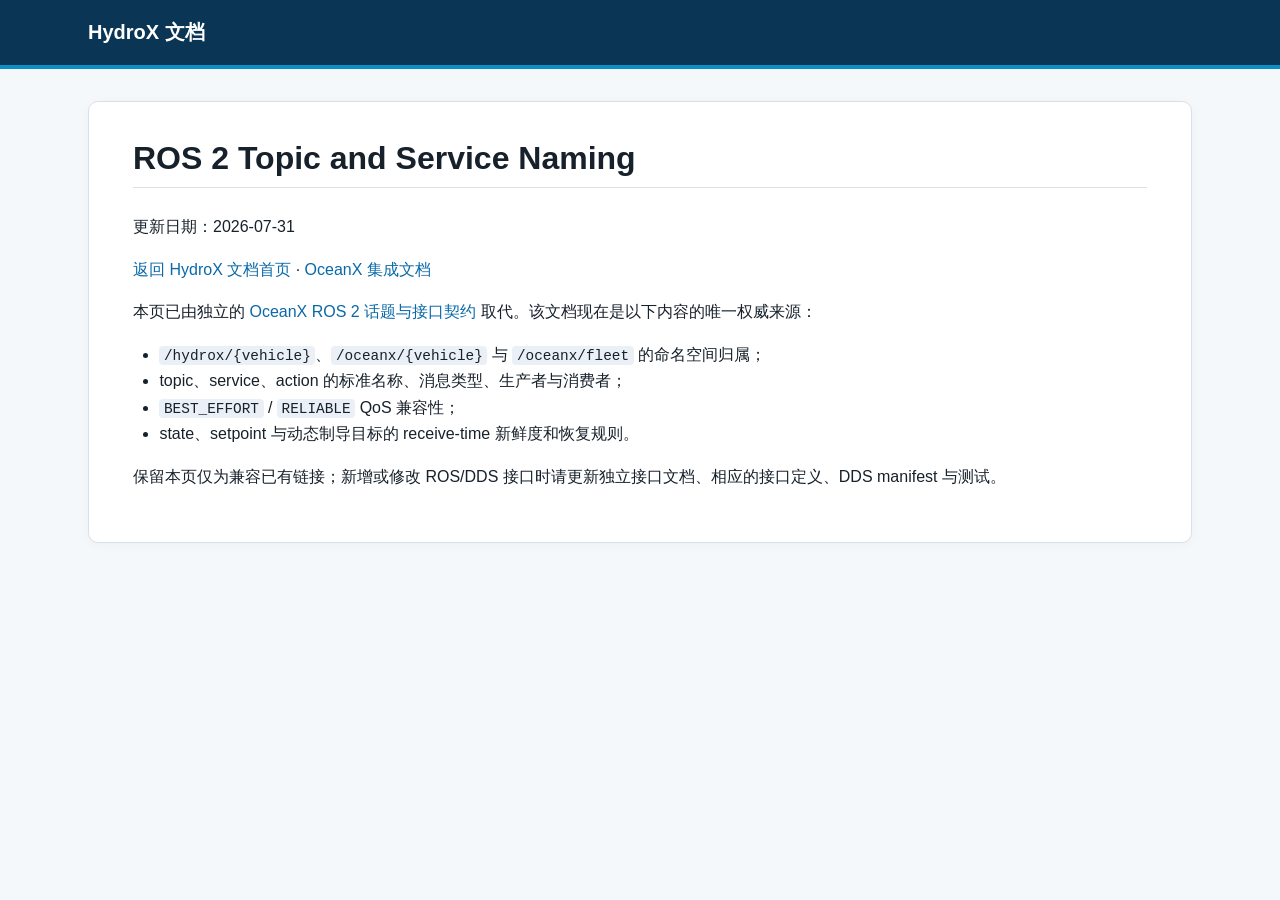
<file: docs/ros_topic_naming.html>
<!doctype html>
<html lang="zh-CN">
<head>
  <meta charset="utf-8">
  <meta name="viewport" content="width=device-width, initial-scale=1">
  <title>ROS 2 Topic and Service Naming · HydroX 文档</title>
  <link rel="stylesheet" href="assets/style.css">
</head>
<body>
  <header class="site-header"><div class="site-header__inner"><a class="site-title" href="index.html">HydroX 文档</a></div></header>
  <main><article><h1 id="ros-2-topic-and-service-naming">ROS 2 Topic and Service Naming</h1>
<p>更新日期：2026-07-31</p>
<p><a href="index.html">返回 HydroX 文档首页</a> · <a href="../../doc/index.html">OceanX 集成文档</a></p>
<p>本页已由独立的 <a href="ros_interfaces.html">OceanX ROS 2 话题与接口契约</a> 取代。该文档现在是以下内容的唯一权威来源：</p>
<ul><li><code>/hydrox/{vehicle}</code>、<code>/oceanx/{vehicle}</code> 与 <code>/oceanx/fleet</code> 的命名空间归属；</li><li>topic、service、action 的标准名称、消息类型、生产者与消费者；</li><li><code>BEST_EFFORT</code> / <code>RELIABLE</code> QoS 兼容性；</li><li>state、setpoint 与动态制导目标的 receive-time 新鲜度和恢复规则。</li></ul>
<p>保留本页仅为兼容已有链接；新增或修改 ROS/DDS 接口时请更新独立接口文档、相应的接口定义、DDS manifest 与测试。</p></article></main>
</body>
</html>
</file>
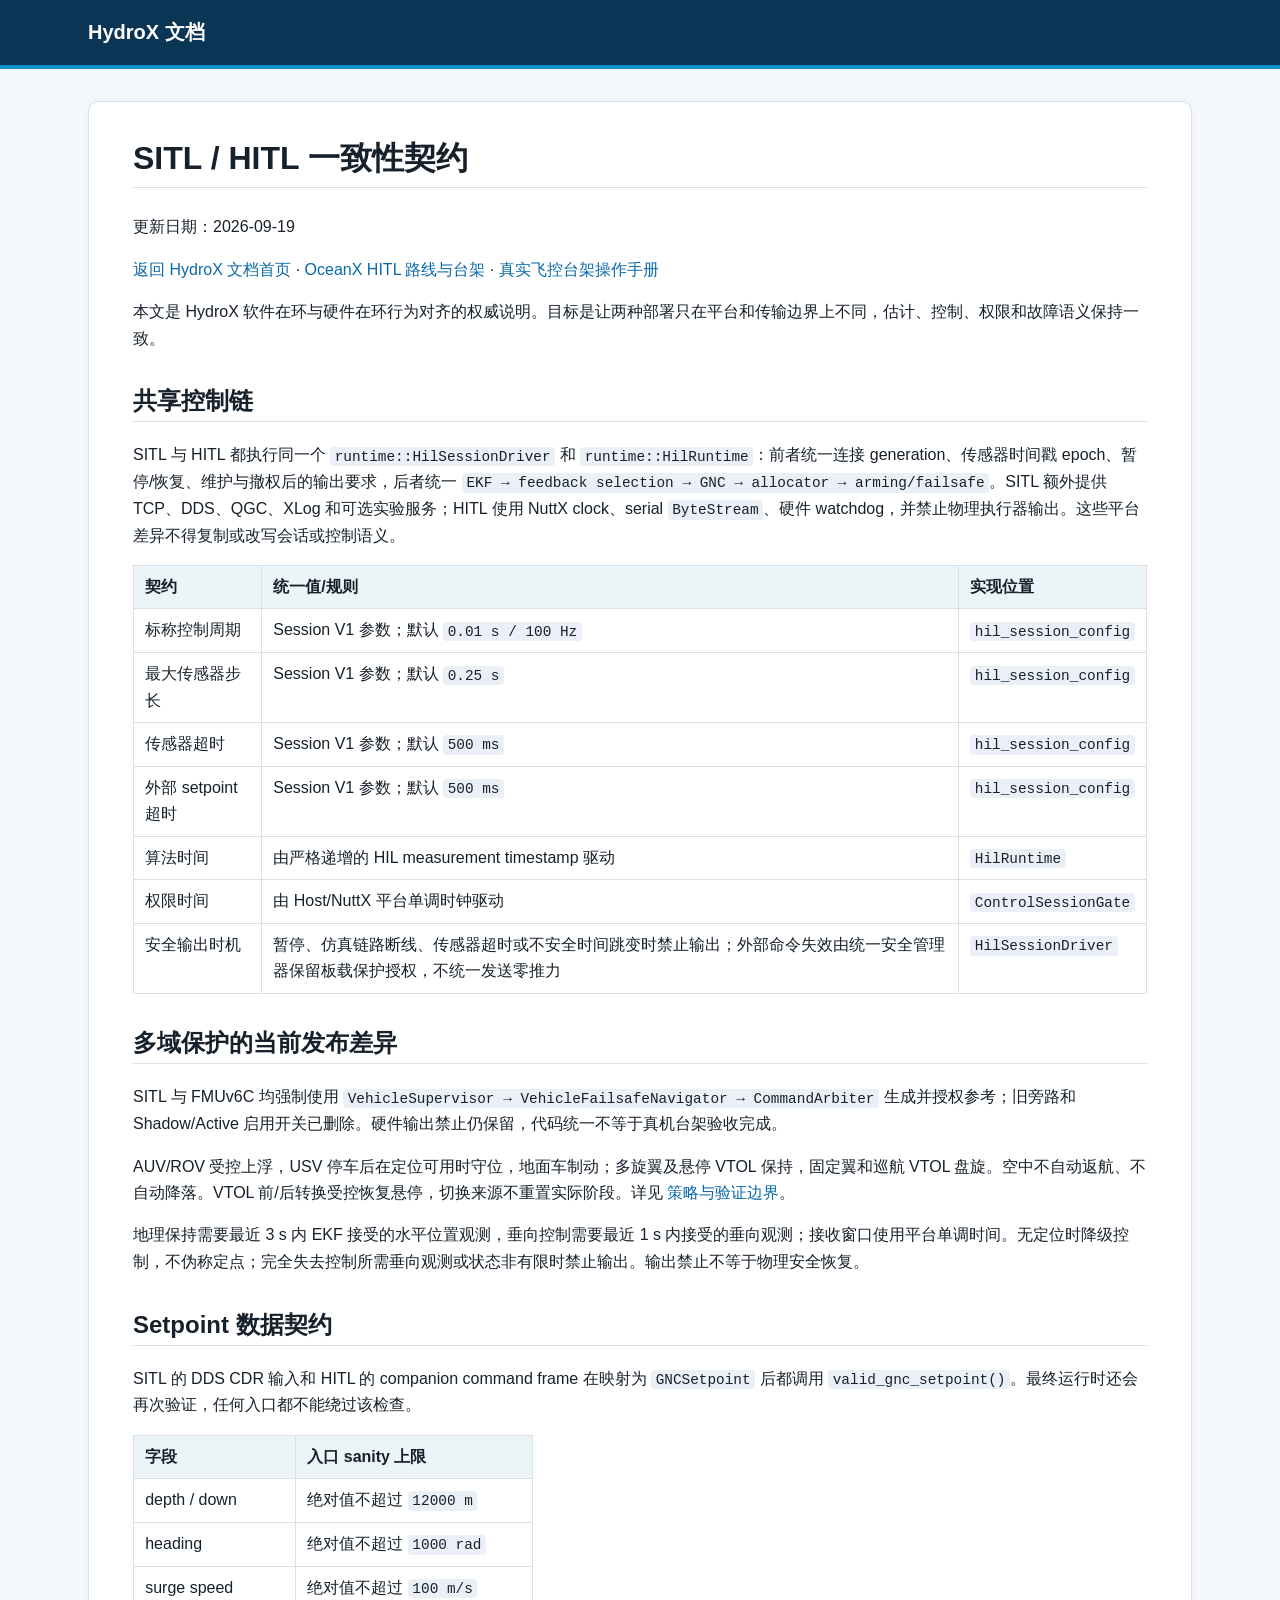
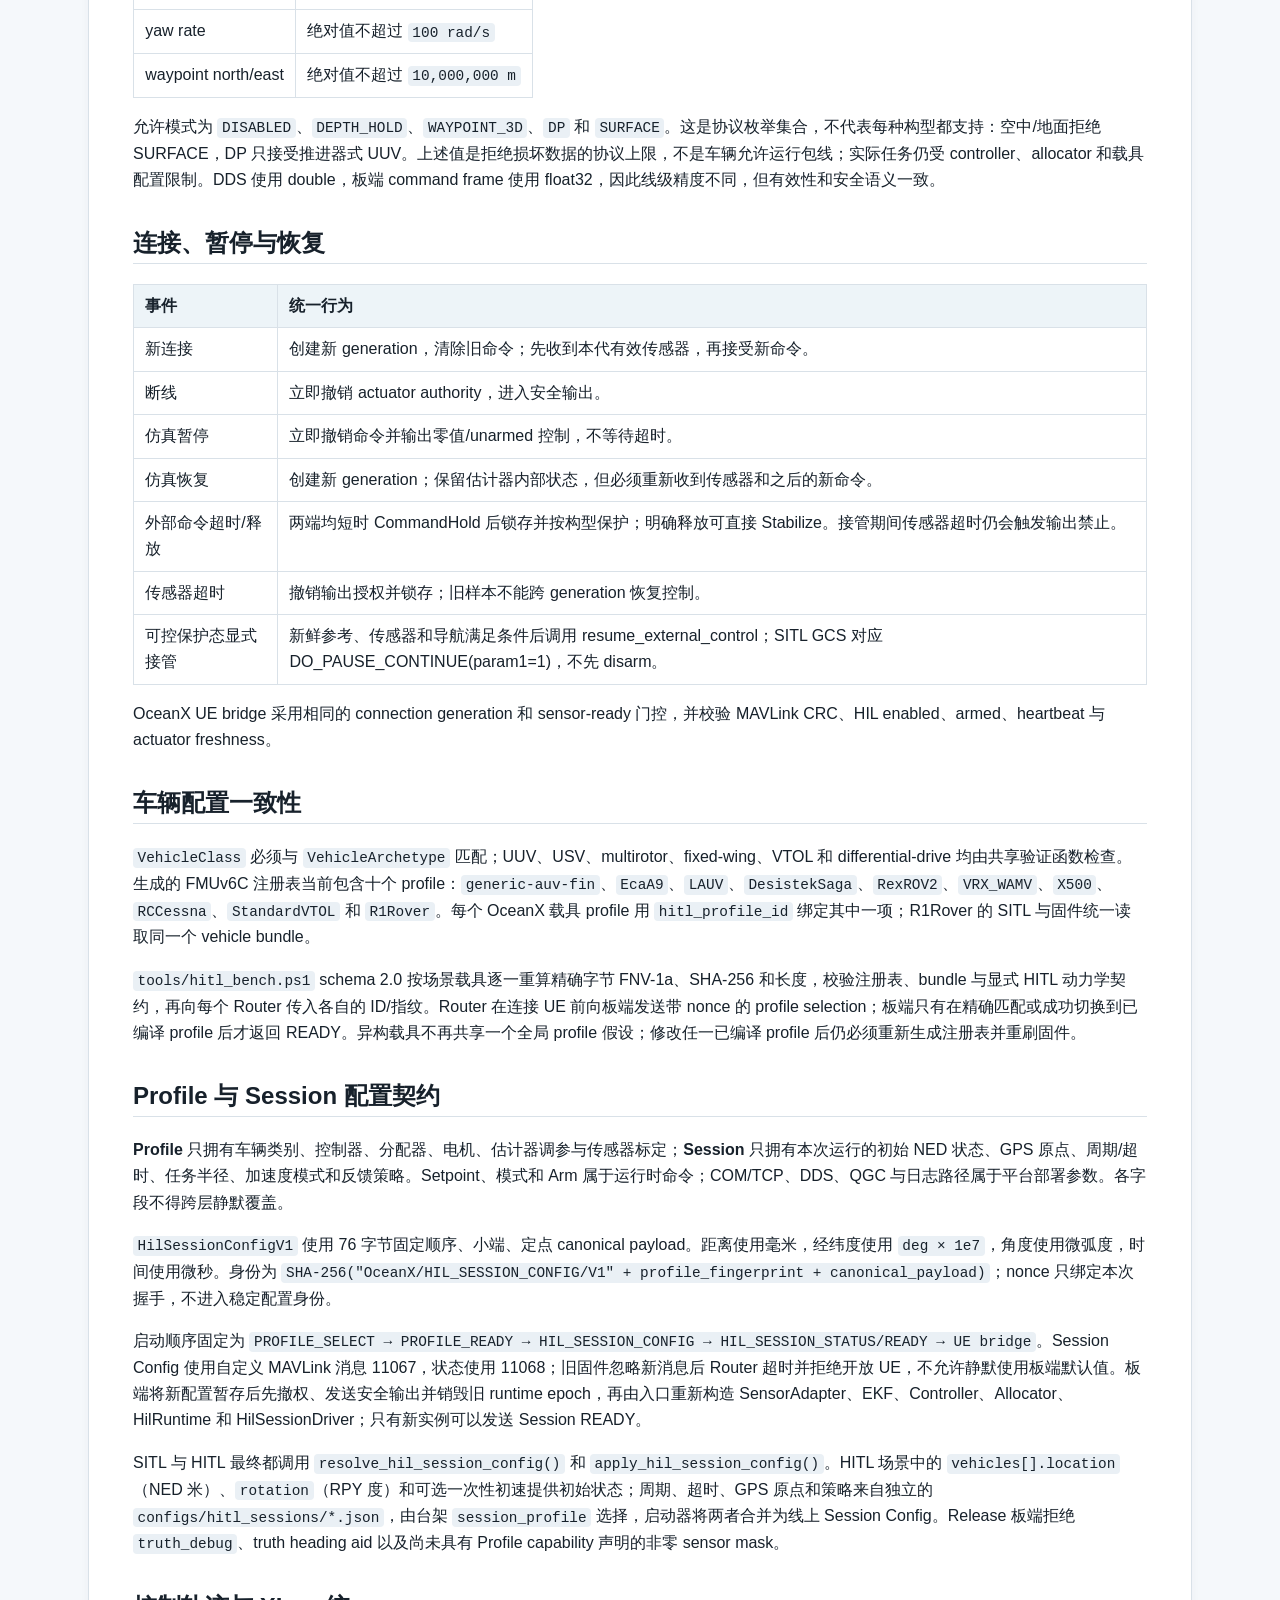
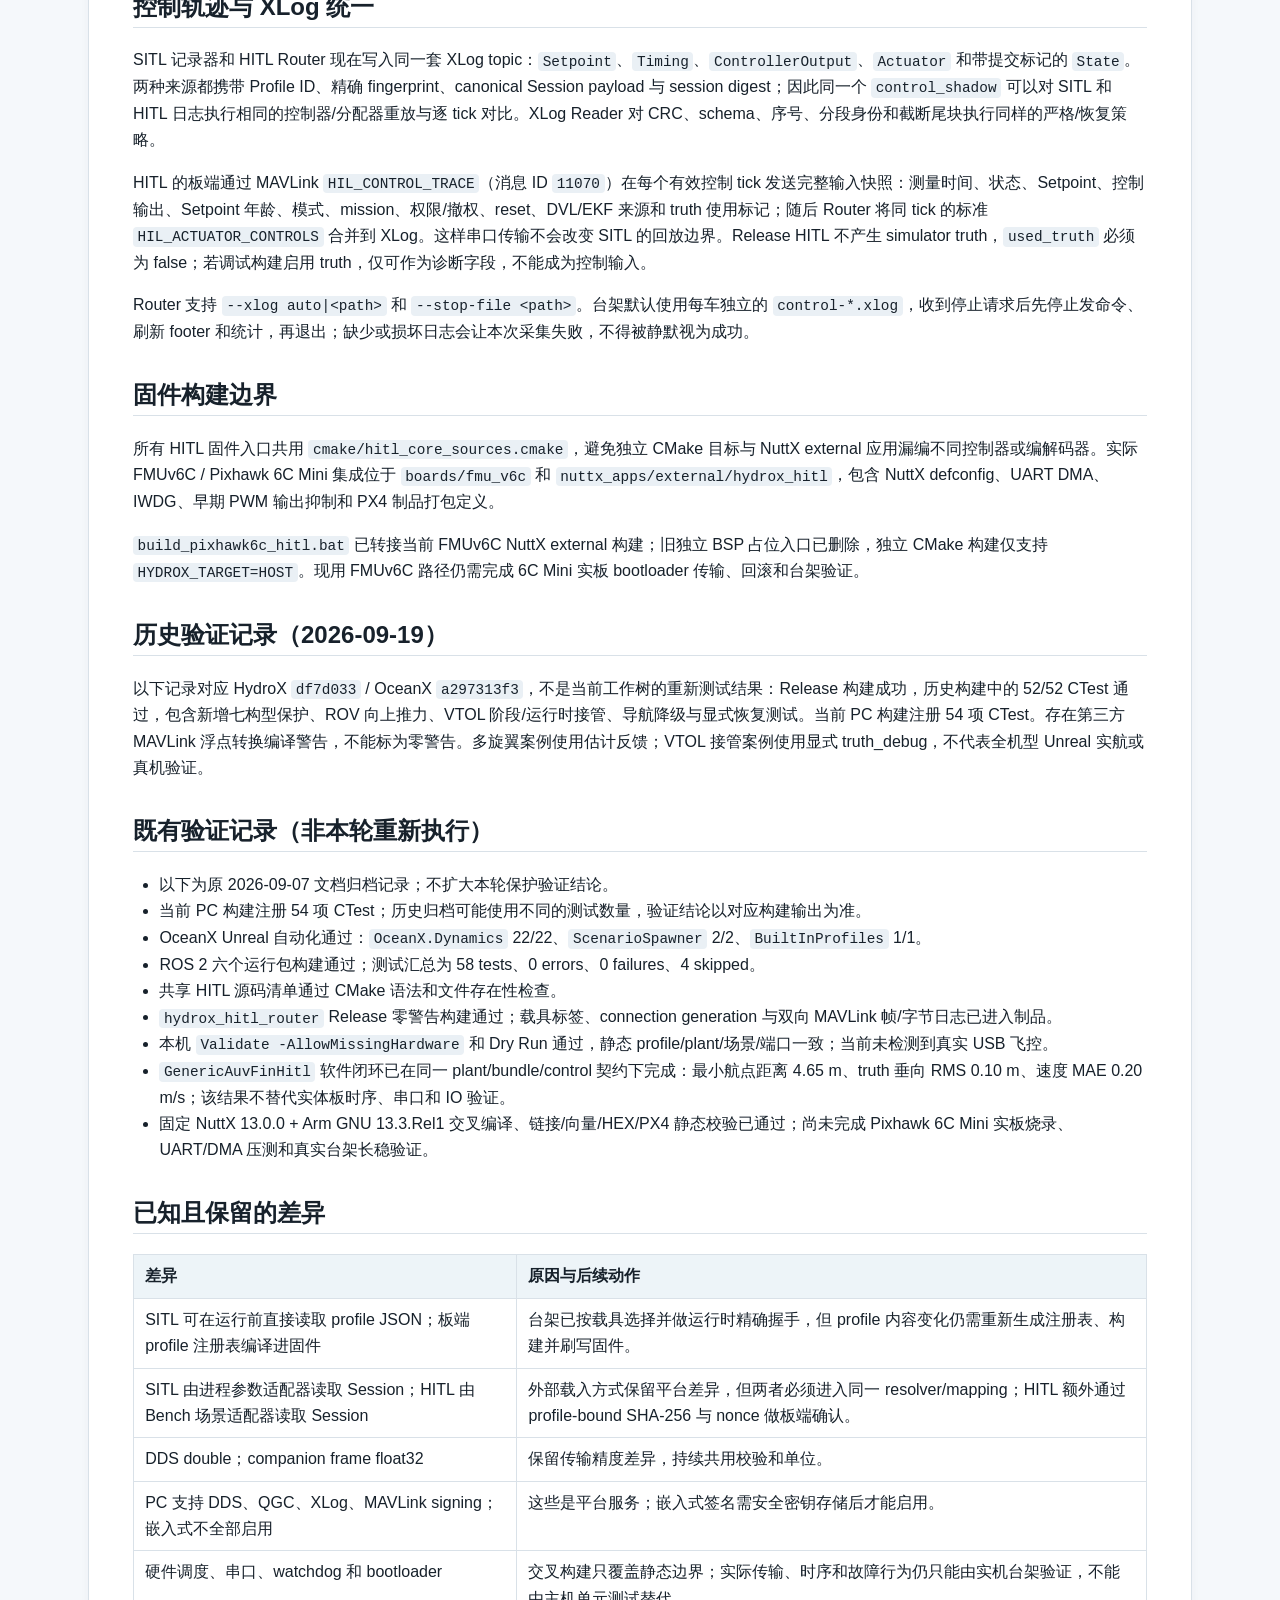
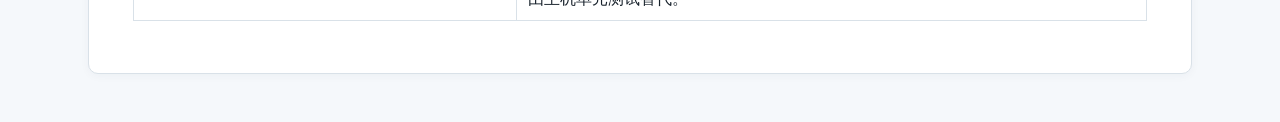
<file: docs/sitl_hitl_parity.html>
<!doctype html>
<html lang="zh-CN">
<head>
  <meta charset="utf-8">
  <meta name="viewport" content="width=device-width, initial-scale=1">
  <title>SITL / HITL 一致性契约 · HydroX 文档</title>
  <link rel="stylesheet" href="assets/style.css">
</head>
<body>
  <header class="site-header"><div class="site-header__inner"><a class="site-title" href="index.html">HydroX 文档</a></div></header>
  <main><article>
    <h1>SITL / HITL 一致性契约</h1>
    <p>更新日期：2026-09-19</p>
    <p><a href="index.html">返回 HydroX 文档首页</a> · <a href="../../doc/internal/software_hardware_in_the_loop_roadmap.html">OceanX HITL 路线与台架</a> · <a href="../../doc/internal/hitl_bench_setup.html">真实飞控台架操作手册</a></p>
    <p>本文是 HydroX 软件在环与硬件在环行为对齐的权威说明。目标是让两种部署只在平台和传输边界上不同，估计、控制、权限和故障语义保持一致。</p>

    <h2>共享控制链</h2>
    <p>SITL 与 HITL 都执行同一个 <code>runtime::HilSessionDriver</code> 和 <code>runtime::HilRuntime</code>：前者统一连接 generation、传感器时间戳 epoch、暂停/恢复、维护与撤权后的输出要求，后者统一 <code>EKF → feedback selection → GNC → allocator → arming/failsafe</code>。SITL 额外提供 TCP、DDS、QGC、XLog 和可选实验服务；HITL 使用 NuttX clock、serial <code>ByteStream</code>、硬件 watchdog，并禁止物理执行器输出。这些平台差异不得复制或改写会话或控制语义。</p>
    <table>
      <thead><tr><th>契约</th><th>统一值/规则</th><th>实现位置</th></tr></thead>
      <tbody>
        <tr><td>标称控制周期</td><td>Session V1 参数；默认 <code>0.01 s / 100 Hz</code></td><td><code>hil_session_config</code></td></tr>
        <tr><td>最大传感器步长</td><td>Session V1 参数；默认 <code>0.25 s</code></td><td><code>hil_session_config</code></td></tr>
        <tr><td>传感器超时</td><td>Session V1 参数；默认 <code>500 ms</code></td><td><code>hil_session_config</code></td></tr>
        <tr><td>外部 setpoint 超时</td><td>Session V1 参数；默认 <code>500 ms</code></td><td><code>hil_session_config</code></td></tr>
        <tr><td>算法时间</td><td>由严格递增的 HIL measurement timestamp 驱动</td><td><code>HilRuntime</code></td></tr>
        <tr><td>权限时间</td><td>由 Host/NuttX 平台单调时钟驱动</td><td><code>ControlSessionGate</code></td></tr>
        <tr><td>安全输出时机</td><td>暂停、仿真链路断线、传感器超时或不安全时间跳变时禁止输出；外部命令失效由统一安全管理器保留板载保护授权，不统一发送零推力</td><td><code>HilSessionDriver</code></td></tr>
      </tbody>
    </table>

    <h2>多域保护的当前发布差异</h2>
    <p>SITL 与 FMUv6C 均强制使用 <code>VehicleSupervisor → VehicleFailsafeNavigator → CommandArbiter</code> 生成并授权参考；旧旁路和 Shadow/Active 启用开关已删除。硬件输出禁止仍保留，代码统一不等于真机台架验收完成。</p>
    <p>AUV/ROV 受控上浮，USV 停车后在定位可用时守位，地面车制动；多旋翼及悬停 VTOL 保持，固定翼和巡航 VTOL 盘旋。空中不自动返航、不自动降落。VTOL 前/后转换受控恢复悬停，切换来源不重置实际阶段。详见 <a href="../src/safety/README.md">策略与验证边界</a>。</p>
    <p>地理保持需要最近 3 s 内 EKF 接受的水平位置观测，垂向控制需要最近 1 s 内接受的垂向观测；接收窗口使用平台单调时间。无定位时降级控制，不伪称定点；完全失去控制所需垂向观测或状态非有限时禁止输出。输出禁止不等于物理安全恢复。</p>
    <h2>Setpoint 数据契约</h2>
    <p>SITL 的 DDS CDR 输入和 HITL 的 companion command frame 在映射为 <code>GNCSetpoint</code> 后都调用 <code>valid_gnc_setpoint()</code>。最终运行时还会再次验证，任何入口都不能绕过该检查。</p>
    <table>
      <thead><tr><th>字段</th><th>入口 sanity 上限</th></tr></thead>
      <tbody>
        <tr><td>depth / down</td><td>绝对值不超过 <code>12000 m</code></td></tr>
        <tr><td>heading</td><td>绝对值不超过 <code>1000 rad</code></td></tr>
        <tr><td>surge speed</td><td>绝对值不超过 <code>100 m/s</code></td></tr>
        <tr><td>yaw rate</td><td>绝对值不超过 <code>100 rad/s</code></td></tr>
        <tr><td>waypoint north/east</td><td>绝对值不超过 <code>10,000,000 m</code></td></tr>
      </tbody>
    </table>
    <p>允许模式为 <code>DISABLED</code>、<code>DEPTH_HOLD</code>、<code>WAYPOINT_3D</code>、<code>DP</code> 和 <code>SURFACE</code>。这是协议枚举集合，不代表每种构型都支持：空中/地面拒绝 SURFACE，DP 只接受推进器式 UUV。上述值是拒绝损坏数据的协议上限，不是车辆允许运行包线；实际任务仍受 controller、allocator 和载具配置限制。DDS 使用 double，板端 command frame 使用 float32，因此线级精度不同，但有效性和安全语义一致。</p>

    <h2>连接、暂停与恢复</h2>
    <table>
      <thead><tr><th>事件</th><th>统一行为</th></tr></thead>
      <tbody>
        <tr><td>新连接</td><td>创建新 generation，清除旧命令；先收到本代有效传感器，再接受新命令。</td></tr>
        <tr><td>断线</td><td>立即撤销 actuator authority，进入安全输出。</td></tr>
        <tr><td>仿真暂停</td><td>立即撤销命令并输出零值/unarmed 控制，不等待超时。</td></tr>
        <tr><td>仿真恢复</td><td>创建新 generation；保留估计器内部状态，但必须重新收到传感器和之后的新命令。</td></tr>
        <tr><td>外部命令超时/释放</td><td>两端均短时 CommandHold 后锁存并按构型保护；明确释放可直接 Stabilize。接管期间传感器超时仍会触发输出禁止。</td></tr>
        <tr><td>传感器超时</td><td>撤销输出授权并锁存；旧样本不能跨 generation 恢复控制。</td></tr>
        <tr><td>可控保护态显式接管</td><td>新鲜参考、传感器和导航满足条件后调用 resume_external_control；SITL GCS 对应 DO_PAUSE_CONTINUE(param1=1)，不先 disarm。</td></tr>
      </tbody>
    </table>
    <p>OceanX UE bridge 采用相同的 connection generation 和 sensor-ready 门控，并校验 MAVLink CRC、HIL enabled、armed、heartbeat 与 actuator freshness。</p>

    <h2>车辆配置一致性</h2>
    <p><code>VehicleClass</code> 必须与 <code>VehicleArchetype</code> 匹配；UUV、USV、multirotor、fixed-wing、VTOL 和 differential-drive 均由共享验证函数检查。生成的 FMUv6C 注册表当前包含十个 profile：<code>generic-auv-fin</code>、<code>EcaA9</code>、<code>LAUV</code>、<code>DesistekSaga</code>、<code>RexROV2</code>、<code>VRX_WAMV</code>、<code>X500</code>、<code>RCCessna</code>、<code>StandardVTOL</code> 和 <code>R1Rover</code>。每个 OceanX 载具 profile 用 <code>hitl_profile_id</code> 绑定其中一项；R1Rover 的 SITL 与固件统一读取同一个 vehicle bundle。</p>
    <p><code>tools/hitl_bench.ps1</code> schema 2.0 按场景载具逐一重算精确字节 FNV-1a、SHA-256 和长度，校验注册表、bundle 与显式 HITL 动力学契约，再向每个 Router 传入各自的 ID/指纹。Router 在连接 UE 前向板端发送带 nonce 的 profile selection；板端只有在精确匹配或成功切换到已编译 profile 后才返回 READY。异构载具不再共享一个全局 profile 假设；修改任一已编译 profile 后仍必须重新生成注册表并重刷固件。</p>

    <h2>Profile 与 Session 配置契约</h2>
    <p><strong>Profile</strong> 只拥有车辆类别、控制器、分配器、电机、估计器调参与传感器标定；<strong>Session</strong> 只拥有本次运行的初始 NED 状态、GPS 原点、周期/超时、任务半径、加速度模式和反馈策略。Setpoint、模式和 Arm 属于运行时命令；COM/TCP、DDS、QGC 与日志路径属于平台部署参数。各字段不得跨层静默覆盖。</p>
    <p><code>HilSessionConfigV1</code> 使用 76 字节固定顺序、小端、定点 canonical payload。距离使用毫米，经纬度使用 <code>deg × 1e7</code>，角度使用微弧度，时间使用微秒。身份为 <code>SHA-256("OceanX/HIL_SESSION_CONFIG/V1" + profile_fingerprint + canonical_payload)</code>；nonce 只绑定本次握手，不进入稳定配置身份。</p>
    <p>启动顺序固定为 <code>PROFILE_SELECT → PROFILE_READY → HIL_SESSION_CONFIG → HIL_SESSION_STATUS/READY → UE bridge</code>。Session Config 使用自定义 MAVLink 消息 11067，状态使用 11068；旧固件忽略新消息后 Router 超时并拒绝开放 UE，不允许静默使用板端默认值。板端将新配置暂存后先撤权、发送安全输出并销毁旧 runtime epoch，再由入口重新构造 SensorAdapter、EKF、Controller、Allocator、HilRuntime 和 HilSessionDriver；只有新实例可以发送 Session READY。</p>
    <p>SITL 与 HITL 最终都调用 <code>resolve_hil_session_config()</code> 和 <code>apply_hil_session_config()</code>。HITL 场景中的 <code>vehicles[].location</code>（NED 米）、<code>rotation</code>（RPY 度）和可选一次性初速提供初始状态；周期、超时、GPS 原点和策略来自独立的 <code>configs/hitl_sessions/*.json</code>，由台架 <code>session_profile</code> 选择，启动器将两者合并为线上 Session Config。Release 板端拒绝 <code>truth_debug</code>、truth heading aid 以及尚未具有 Profile capability 声明的非零 sensor mask。</p>

    <h2>控制轨迹与 XLog 统一</h2>
    <p>SITL 记录器和 HITL Router 现在写入同一套 XLog topic：<code>Setpoint</code>、<code>Timing</code>、<code>ControllerOutput</code>、<code>Actuator</code> 和带提交标记的 <code>State</code>。两种来源都携带 Profile ID、精确 fingerprint、canonical Session payload 与 session digest；因此同一个 <code>control_shadow</code> 可以对 SITL 和 HITL 日志执行相同的控制器/分配器重放与逐 tick 对比。XLog Reader 对 CRC、schema、序号、分段身份和截断尾块执行同样的严格/恢复策略。</p>
    <p>HITL 的板端通过 MAVLink <code>HIL_CONTROL_TRACE</code>（消息 ID <code>11070</code>）在每个有效控制 tick 发送完整输入快照：测量时间、状态、Setpoint、控制输出、Setpoint 年龄、模式、mission、权限/撤权、reset、DVL/EKF 来源和 truth 使用标记；随后 Router 将同 tick 的标准 <code>HIL_ACTUATOR_CONTROLS</code> 合并到 XLog。这样串口传输不会改变 SITL 的回放边界。Release HITL 不产生 simulator truth，<code>used_truth</code> 必须为 false；若调试构建启用 truth，仅可作为诊断字段，不能成为控制输入。</p>
    <p>Router 支持 <code>--xlog auto|&lt;path&gt;</code> 和 <code>--stop-file &lt;path&gt;</code>。台架默认使用每车独立的 <code>control-*.xlog</code>，收到停止请求后先停止发命令、刷新 footer 和统计，再退出；缺少或损坏日志会让本次采集失败，不得被静默视为成功。</p>

    <h2>固件构建边界</h2>
    <p>所有 HITL 固件入口共用 <code>cmake/hitl_core_sources.cmake</code>，避免独立 CMake 目标与 NuttX external 应用漏编不同控制器或编解码器。实际 FMUv6C / Pixhawk 6C Mini 集成位于 <code>boards/fmu_v6c</code> 和 <code>nuttx_apps/external/hydrox_hitl</code>，包含 NuttX defconfig、UART DMA、IWDG、早期 PWM 输出抑制和 PX4 制品打包定义。</p>
    <p><code>build_pixhawk6c_hitl.bat</code> 已转接当前 FMUv6C NuttX external 构建；旧独立 BSP 占位入口已删除，独立 CMake 构建仅支持 <code>HYDROX_TARGET=HOST</code>。现用 FMUv6C 路径仍需完成 6C Mini 实板 bootloader 传输、回滚和台架验证。</p>

    <h2>历史验证记录（2026-09-19）</h2>
    <p>以下记录对应 HydroX <code>df7d033</code> / OceanX <code>a297313f3</code>，不是当前工作树的重新测试结果：Release 构建成功，历史构建中的 52/52 CTest 通过，包含新增七构型保护、ROV 向上推力、VTOL 阶段/运行时接管、导航降级与显式恢复测试。当前 PC 构建注册 54 项 CTest。存在第三方 MAVLink 浮点转换编译警告，不能标为零警告。多旋翼案例使用估计反馈；VTOL 接管案例使用显式 truth_debug，不代表全机型 Unreal 实航或真机验证。</p>
    <h2>既有验证记录（非本轮重新执行）</h2>
    <ul>
      <li>以下为原 2026-09-07 文档归档记录；不扩大本轮保护验证结论。</li>
      <li>当前 PC 构建注册 54 项 CTest；历史归档可能使用不同的测试数量，验证结论以对应构建输出为准。</li>
      <li>OceanX Unreal 自动化通过：<code>OceanX.Dynamics</code> 22/22、<code>ScenarioSpawner</code> 2/2、<code>BuiltInProfiles</code> 1/1。</li>
      <li>ROS 2 六个运行包构建通过；测试汇总为 58 tests、0 errors、0 failures、4 skipped。</li>
      <li>共享 HITL 源码清单通过 CMake 语法和文件存在性检查。</li><li><code>hydrox_hitl_router</code> Release 零警告构建通过；载具标签、connection generation 与双向 MAVLink 帧/字节日志已进入制品。</li><li>本机 <code>Validate -AllowMissingHardware</code> 和 Dry Run 通过，静态 profile/plant/场景/端口一致；当前未检测到真实 USB 飞控。</li>
      <li><code>GenericAuvFinHitl</code> 软件闭环已在同一 plant/bundle/control 契约下完成：最小航点距离 4.65 m、truth 垂向 RMS 0.10 m、速度 MAE 0.20 m/s；该结果不替代实体板时序、串口和 IO 验证。</li>
      <li>固定 NuttX 13.0.0 + Arm GNU 13.3.Rel1 交叉编译、链接/向量/HEX/PX4 静态校验已通过；尚未完成 Pixhawk 6C Mini 实板烧录、UART/DMA 压测和真实台架长稳验证。</li>
    </ul>

    <h2>已知且保留的差异</h2>
    <table>
      <thead><tr><th>差异</th><th>原因与后续动作</th></tr></thead>
      <tbody>
        <tr><td>SITL 可在运行前直接读取 profile JSON；板端 profile 注册表编译进固件</td><td>台架已按载具选择并做运行时精确握手，但 profile 内容变化仍需重新生成注册表、构建并刷写固件。</td></tr>
        <tr><td>SITL 由进程参数适配器读取 Session；HITL 由 Bench 场景适配器读取 Session</td><td>外部载入方式保留平台差异，但两者必须进入同一 resolver/mapping；HITL 额外通过 profile-bound SHA-256 与 nonce 做板端确认。</td></tr>
        <tr><td>DDS double；companion frame float32</td><td>保留传输精度差异，持续共用校验和单位。</td></tr>
        <tr><td>PC 支持 DDS、QGC、XLog、MAVLink signing；嵌入式不全部启用</td><td>这些是平台服务；嵌入式签名需安全密钥存储后才能启用。</td></tr>
        <tr><td>硬件调度、串口、watchdog 和 bootloader</td><td>交叉构建只覆盖静态边界；实际传输、时序和故障行为仍只能由实机台架验证，不能由主机单元测试替代。</td></tr>
      </tbody>
    </table>
  </article></main>
</body>
</html>
</file>
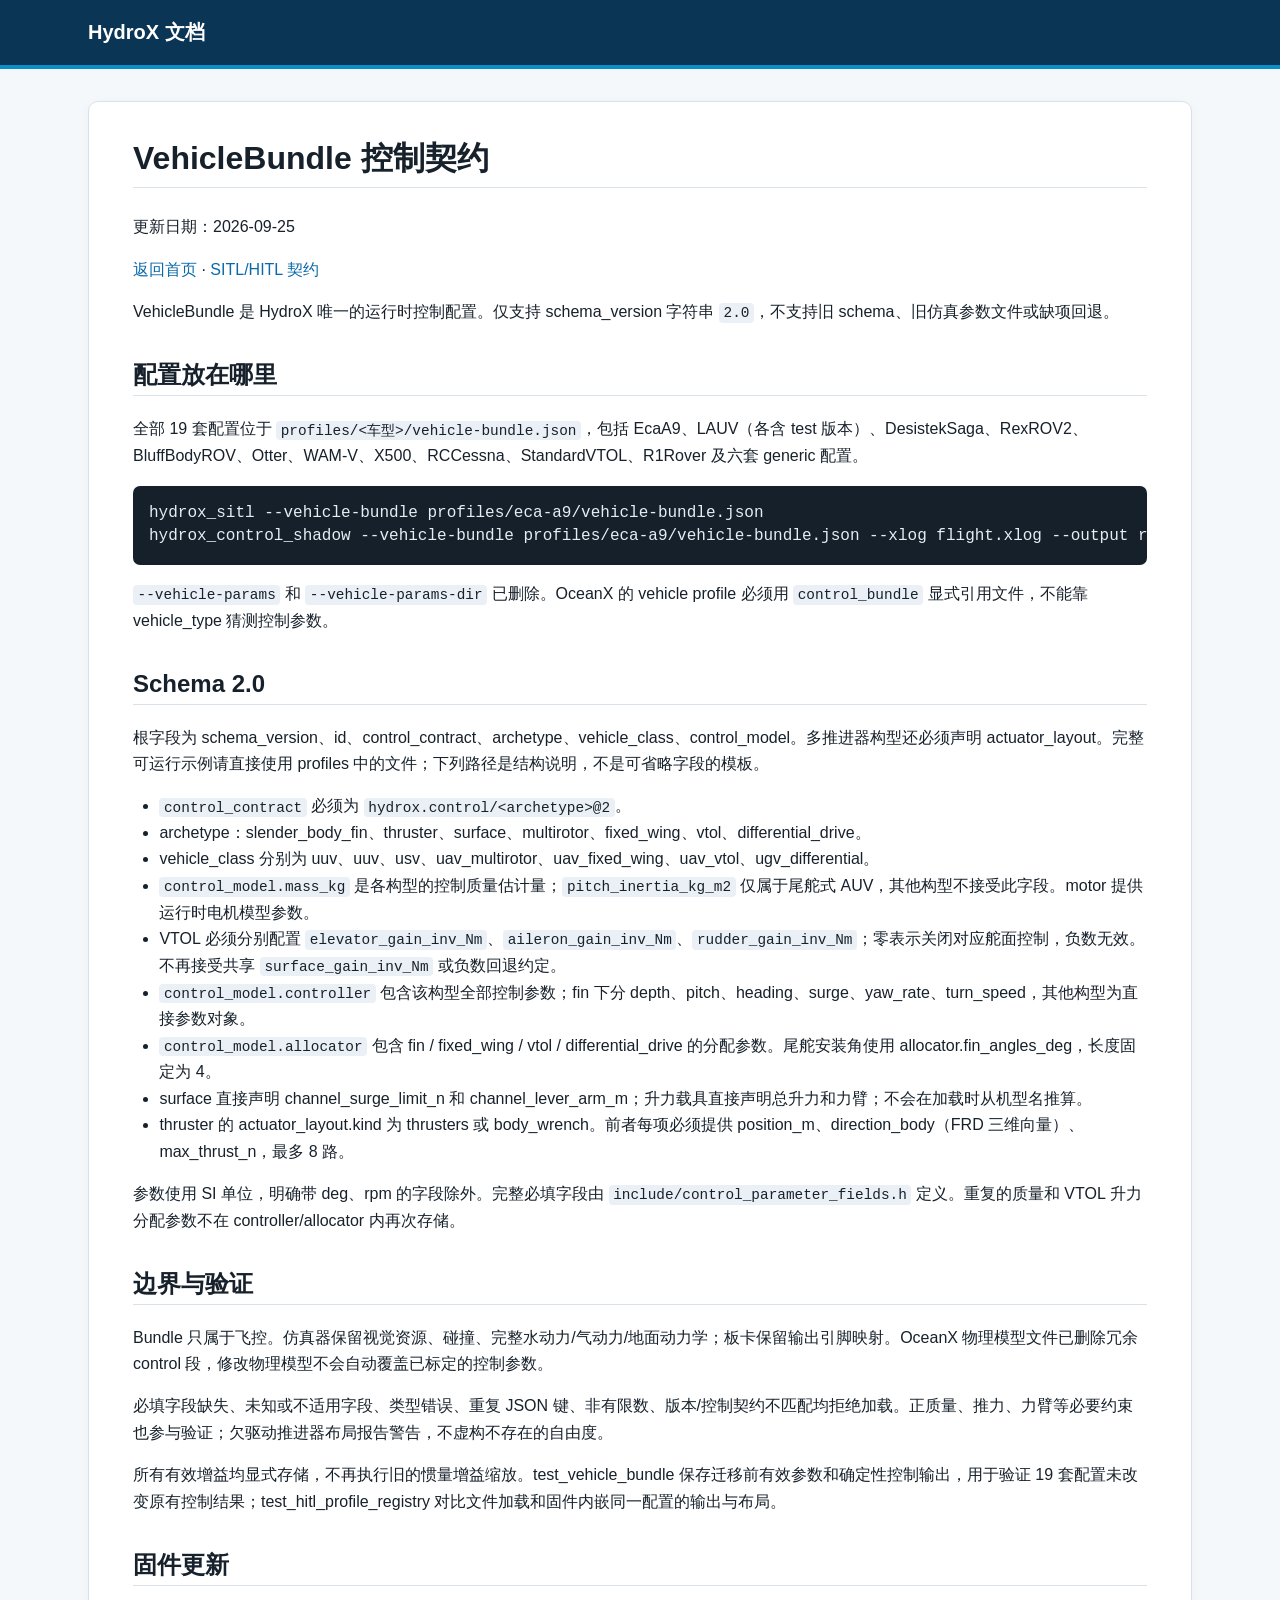
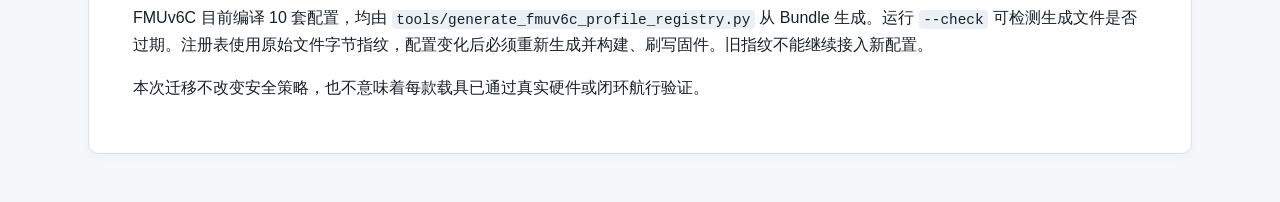
<file: docs/vehicle_bundles.html>
<!doctype html>
<html lang="zh-CN">
<head>
  <meta charset="utf-8">
  <meta name="viewport" content="width=device-width, initial-scale=1">
  <title>VehicleBundle 控制契约 · HydroX 文档</title>
  <link rel="stylesheet" href="assets/style.css">
</head>
<body>
  <header class="site-header"><div class="site-header__inner"><a class="site-title" href="index.html">HydroX 文档</a></div></header>
  <main><article><h1 id="vehiclebundle-控制契约">VehicleBundle 控制契约</h1>
<p>更新日期：2026-09-25</p>
<p><a href="index.html">返回首页</a> · <a href="sitl_hitl_parity.html">SITL/HITL 契约</a></p>
<p>VehicleBundle 是 HydroX 唯一的运行时控制配置。仅支持 schema_version 字符串 <code>2.0</code>，不支持旧 schema、旧仿真参数文件或缺项回退。</p>
<h2>配置放在哪里</h2>
<p>全部 19 套配置位于 <code>profiles/&lt;车型&gt;/vehicle-bundle.json</code>，包括 EcaA9、LAUV（各含 test 版本）、DesistekSaga、RexROV2、BluffBodyROV、Otter、WAM-V、X500、RCCessna、StandardVTOL、R1Rover 及六套 generic 配置。</p>
<pre>hydrox_sitl --vehicle-bundle profiles/eca-a9/vehicle-bundle.json
hydrox_control_shadow --vehicle-bundle profiles/eca-a9/vehicle-bundle.json --xlog flight.xlog --output report.csv</pre>
<p><code>--vehicle-params</code> 和 <code>--vehicle-params-dir</code> 已删除。OceanX 的 vehicle profile 必须用 <code>control_bundle</code> 显式引用文件，不能靠 vehicle_type 猜测控制参数。</p>
<h2>Schema 2.0</h2>
<p>根字段为 schema_version、id、control_contract、archetype、vehicle_class、control_model。多推进器构型还必须声明 actuator_layout。完整可运行示例请直接使用 profiles 中的文件；下列路径是结构说明，不是可省略字段的模板。</p>
<ul>
<li><code>control_contract</code> 必须为 <code>hydrox.control/&lt;archetype&gt;@2</code>。</li>
<li>archetype：slender_body_fin、thruster、surface、multirotor、fixed_wing、vtol、differential_drive。</li>
<li>vehicle_class 分别为 uuv、uuv、usv、uav_multirotor、uav_fixed_wing、uav_vtol、ugv_differential。</li>
<li><code>control_model.mass_kg</code> 是各构型的控制质量估计量；<code>pitch_inertia_kg_m2</code> 仅属于尾舵式 AUV，其他构型不接受此字段。motor 提供运行时电机模型参数。</li>
<li>VTOL 必须分别配置 <code>elevator_gain_inv_Nm</code>、<code>aileron_gain_inv_Nm</code>、<code>rudder_gain_inv_Nm</code>；零表示关闭对应舵面控制，负数无效。不再接受共享 <code>surface_gain_inv_Nm</code> 或负数回退约定。</li>
<li><code>control_model.controller</code> 包含该构型全部控制参数；fin 下分 depth、pitch、heading、surge、yaw_rate、turn_speed，其他构型为直接参数对象。</li>
<li><code>control_model.allocator</code> 包含 fin / fixed_wing / vtol / differential_drive 的分配参数。尾舵安装角使用 allocator.fin_angles_deg，长度固定为 4。</li>
<li>surface 直接声明 channel_surge_limit_n 和 channel_lever_arm_m；升力载具直接声明总升力和力臂；不会在加载时从机型名推算。</li>
<li>thruster 的 actuator_layout.kind 为 thrusters 或 body_wrench。前者每项必须提供 position_m、direction_body（FRD 三维向量）、max_thrust_n，最多 8 路。</li>
</ul>
<p>参数使用 SI 单位，明确带 deg、rpm 的字段除外。完整必填字段由 <code>include/control_parameter_fields.h</code> 定义。重复的质量和 VTOL 升力分配参数不在 controller/allocator 内再次存储。</p>
<h2>边界与验证</h2>
<p>Bundle 只属于飞控。仿真器保留视觉资源、碰撞、完整水动力/气动力/地面动力学；板卡保留输出引脚映射。OceanX 物理模型文件已删除冗余 control 段，修改物理模型不会自动覆盖已标定的控制参数。</p>
<p>必填字段缺失、未知或不适用字段、类型错误、重复 JSON 键、非有限数、版本/控制契约不匹配均拒绝加载。正质量、推力、力臂等必要约束也参与验证；欠驱动推进器布局报告警告，不虚构不存在的自由度。</p>
<p>所有有效增益均显式存储，不再执行旧的惯量增益缩放。test_vehicle_bundle 保存迁移前有效参数和确定性控制输出，用于验证 19 套配置未改变原有控制结果；test_hitl_profile_registry 对比文件加载和固件内嵌同一配置的输出与布局。</p>
<h2>固件更新</h2>
<p>FMUv6C 目前编译 10 套配置，均由 <code>tools/generate_fmuv6c_profile_registry.py</code> 从 Bundle 生成。运行 <code>--check</code> 可检测生成文件是否过期。注册表使用原始文件字节指纹，配置变化后必须重新生成并构建、刷写固件。旧指纹不能继续接入新配置。</p>
<p>本次迁移不改变安全策略，也不意味着每款载具已通过真实硬件或闭环航行验证。</p></article></main>
</body>
</html>
</file>
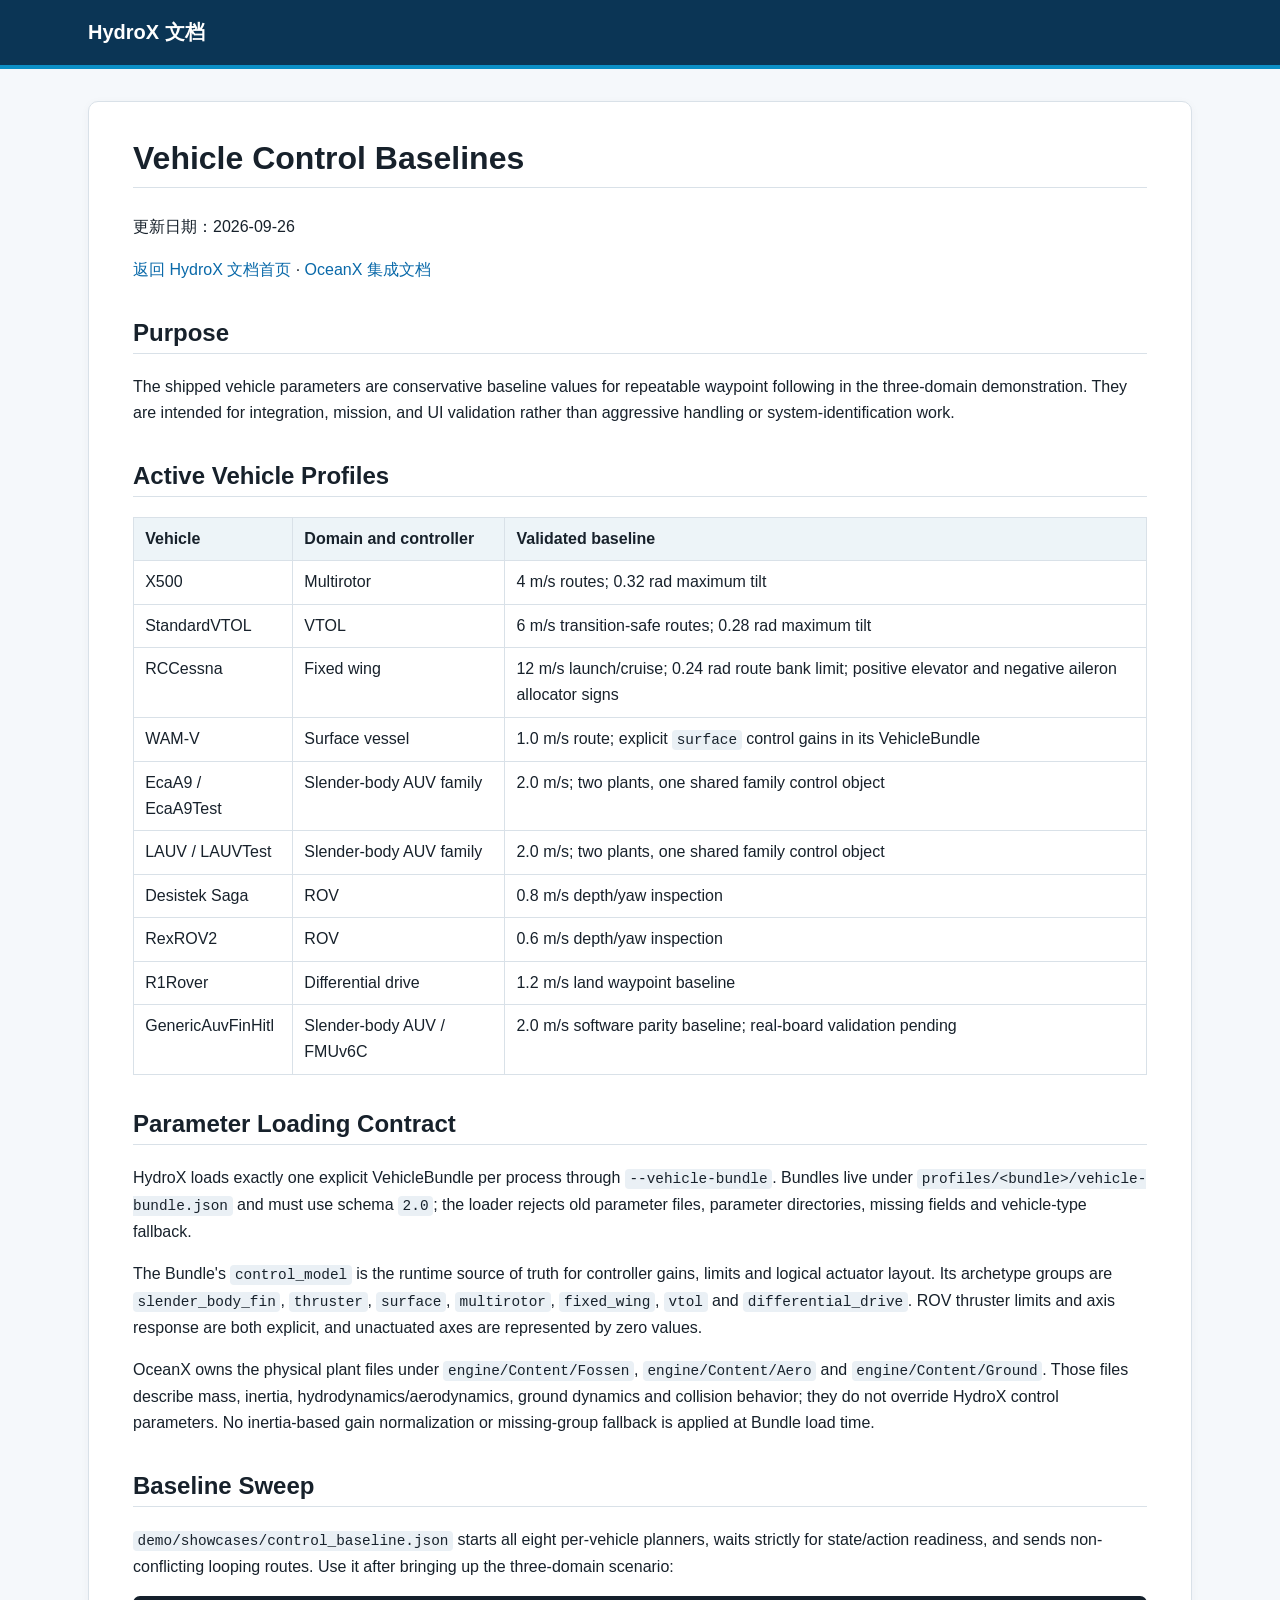
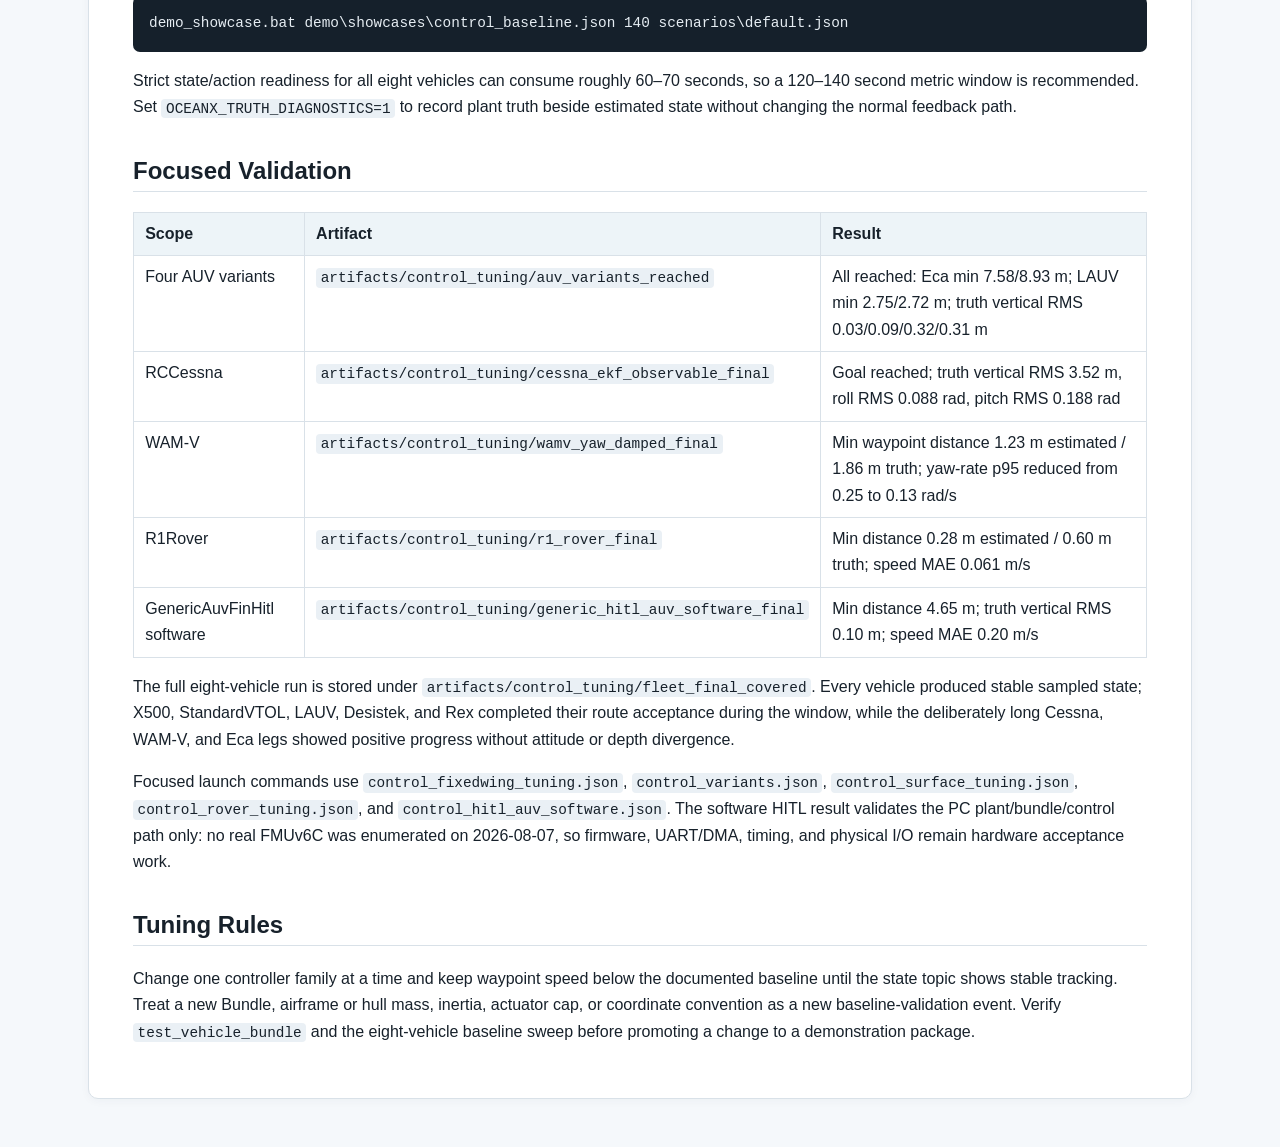
<file: docs/vehicle_control_baselines.html>
<!doctype html>
<html lang="zh-CN">
<head>
  <meta charset="utf-8">
  <meta name="viewport" content="width=device-width, initial-scale=1">
  <title>Vehicle Control Baselines · HydroX 文档</title>
  <link rel="stylesheet" href="assets/style.css">
</head>
<body>
  <header class="site-header"><div class="site-header__inner"><a class="site-title" href="index.html">HydroX 文档</a></div></header>
  <main><article><h1 id="vehicle-control-baselines">Vehicle Control Baselines</h1>
<p>更新日期：2026-09-26</p>
<p><a href="index.html">返回 HydroX 文档首页</a> · <a href="../../doc/index.html">OceanX 集成文档</a></p>
<h2 id="purpose">Purpose</h2>
<p>The shipped vehicle parameters are conservative baseline values for repeatable waypoint following in the three-domain demonstration. They are intended for integration, mission, and UI validation rather than aggressive handling or system-identification work.</p>
<h2 id="active-vehicle-profiles">Active Vehicle Profiles</h2>
<table><thead><tr><th>Vehicle</th><th>Domain and controller</th><th>Validated baseline</th></tr></thead><tbody><tr><td>X500</td><td>Multirotor</td><td>4 m/s routes; 0.32 rad maximum tilt</td></tr><tr><td>StandardVTOL</td><td>VTOL</td><td>6 m/s transition-safe routes; 0.28 rad maximum tilt</td></tr><tr><td>RCCessna</td><td>Fixed wing</td><td>12 m/s launch/cruise; 0.24 rad route bank limit; positive elevator and negative aileron allocator signs</td></tr><tr><td>WAM-V</td><td>Surface vessel</td><td>1.0 m/s route; explicit <code>surface</code> control gains in its VehicleBundle</td></tr><tr><td>EcaA9 / EcaA9Test</td><td>Slender-body AUV family</td><td>2.0 m/s; two plants, one shared family control object</td></tr><tr><td>LAUV / LAUVTest</td><td>Slender-body AUV family</td><td>2.0 m/s; two plants, one shared family control object</td></tr><tr><td>Desistek Saga</td><td>ROV</td><td>0.8 m/s depth/yaw inspection</td></tr><tr><td>RexROV2</td><td>ROV</td><td>0.6 m/s depth/yaw inspection</td></tr><tr><td>R1Rover</td><td>Differential drive</td><td>1.2 m/s land waypoint baseline</td></tr><tr><td>GenericAuvFinHitl</td><td>Slender-body AUV / FMUv6C</td><td>2.0 m/s software parity baseline; real-board validation pending</td></tr></tbody></table>
<h2 id="parameter-loading-contract">Parameter Loading Contract</h2>
<p>HydroX loads exactly one explicit VehicleBundle per process through <code>--vehicle-bundle</code>. Bundles live under <code>profiles/&lt;bundle&gt;/vehicle-bundle.json</code> and must use schema <code>2.0</code>; the loader rejects old parameter files, parameter directories, missing fields and vehicle-type fallback.</p>
<p>The Bundle's <code>control_model</code> is the runtime source of truth for controller gains, limits and logical actuator layout. Its archetype groups are <code>slender_body_fin</code>, <code>thruster</code>, <code>surface</code>, <code>multirotor</code>, <code>fixed_wing</code>, <code>vtol</code> and <code>differential_drive</code>. ROV thruster limits and axis response are both explicit, and unactuated axes are represented by zero values.</p>
<p>OceanX owns the physical plant files under <code>engine/Content/Fossen</code>, <code>engine/Content/Aero</code> and <code>engine/Content/Ground</code>. Those files describe mass, inertia, hydrodynamics/aerodynamics, ground dynamics and collision behavior; they do not override HydroX control parameters. No inertia-based gain normalization or missing-group fallback is applied at Bundle load time.</p>
<h2 id="baseline-sweep">Baseline Sweep</h2>
<p><code>demo/showcases/control_baseline.json</code> starts all eight per-vehicle planners, waits strictly for state/action readiness, and sends non-conflicting looping routes. Use it after bringing up the three-domain scenario:</p>
<pre><code class="language-powershell">demo_showcase.bat demo\showcases\control_baseline.json 140 scenarios\default.json</code></pre>
<p>Strict state/action readiness for all eight vehicles can consume roughly 60–70 seconds, so a 120–140 second metric window is recommended. Set <code>OCEANX_TRUTH_DIAGNOSTICS=1</code> to record plant truth beside estimated state without changing the normal feedback path.</p>
<h2 id="focused-validation">Focused Validation</h2>
<table><thead><tr><th>Scope</th><th>Artifact</th><th>Result</th></tr></thead><tbody><tr><td>Four AUV variants</td><td><code>artifacts/control_tuning/auv_variants_reached</code></td><td>All reached: Eca min 7.58/8.93 m; LAUV min 2.75/2.72 m; truth vertical RMS 0.03/0.09/0.32/0.31 m</td></tr><tr><td>RCCessna</td><td><code>artifacts/control_tuning/cessna_ekf_observable_final</code></td><td>Goal reached; truth vertical RMS 3.52 m, roll RMS 0.088 rad, pitch RMS 0.188 rad</td></tr><tr><td>WAM-V</td><td><code>artifacts/control_tuning/wamv_yaw_damped_final</code></td><td>Min waypoint distance 1.23 m estimated / 1.86 m truth; yaw-rate p95 reduced from 0.25 to 0.13 rad/s</td></tr><tr><td>R1Rover</td><td><code>artifacts/control_tuning/r1_rover_final</code></td><td>Min distance 0.28 m estimated / 0.60 m truth; speed MAE 0.061 m/s</td></tr><tr><td>GenericAuvFinHitl software</td><td><code>artifacts/control_tuning/generic_hitl_auv_software_final</code></td><td>Min distance 4.65 m; truth vertical RMS 0.10 m; speed MAE 0.20 m/s</td></tr></tbody></table>
<p>The full eight-vehicle run is stored under <code>artifacts/control_tuning/fleet_final_covered</code>. Every vehicle produced stable sampled state; X500, StandardVTOL, LAUV, Desistek, and Rex completed their route acceptance during the window, while the deliberately long Cessna, WAM-V, and Eca legs showed positive progress without attitude or depth divergence.</p>
<p>Focused launch commands use <code>control_fixedwing_tuning.json</code>, <code>control_variants.json</code>, <code>control_surface_tuning.json</code>, <code>control_rover_tuning.json</code>, and <code>control_hitl_auv_software.json</code>. The software HITL result validates the PC plant/bundle/control path only: no real FMUv6C was enumerated on 2026-08-07, so firmware, UART/DMA, timing, and physical I/O remain hardware acceptance work.</p>
<h2 id="tuning-rules">Tuning Rules</h2>
<p>Change one controller family at a time and keep waypoint speed below the documented baseline until the state topic shows stable tracking. Treat a new Bundle, airframe or hull mass, inertia, actuator cap, or coordinate convention as a new baseline-validation event. Verify <code>test_vehicle_bundle</code> and the eight-vehicle baseline sweep before promoting a change to a demonstration package.</p></article></main>
</body>
</html>
</file>
<file: docs/assets/style.css>
/* Generated alongside the OceanX documentation. */
:root { color-scheme: light dark; --bg: #f5f8fb; --surface: #fff; --ink: #17212b;
  --muted: #586574; --line: #d9e1e8; --accent: #0969a9; --code: #15202b; }
* { box-sizing: border-box; }
body { margin: 0; background: var(--bg); color: var(--ink); font: 16px/1.65
  -apple-system, BlinkMacSystemFont, "Segoe UI", "Microsoft YaHei", sans-serif; }
a { color: var(--accent); text-decoration: none; } a:hover { text-decoration: underline; }
.site-header { background: #0b3555; color: #fff; border-bottom: 4px solid #0b8fc6; }
.site-header__inner, main { max-width: 1160px; margin: auto; padding: 0 28px; }
.site-header__inner { display: flex; align-items: baseline; gap: 18px; padding-top: 16px; padding-bottom: 16px; }
.site-title { color: #fff; font-size: 1.25rem; font-weight: 700; } .site-subtitle { color: #d4e8f5; font-size: .9rem; }
main { padding-top: 32px; padding-bottom: 48px; } article { background: var(--surface); padding: 36px 44px; border: 1px solid var(--line); border-radius: 10px; box-shadow: 0 2px 10px #0c2f4b0a; }
h1, h2, h3, h4, h5, h6 { line-height: 1.3; scroll-margin-top: 1rem; } h1 { margin-top: 0; font-size: 2rem; border-bottom: 1px solid var(--line); padding-bottom: .45rem; }
h2 { margin-top: 2.1rem; font-size: 1.5rem; border-bottom: 1px solid var(--line); padding-bottom: .3rem; } h3 { margin-top: 1.6rem; font-size: 1.2rem; }
p, li { overflow-wrap: anywhere; } ul, ol { padding-left: 1.65rem; } li > ul, li > ol { margin: .25rem 0; }
pre { overflow: auto; padding: 16px; background: var(--code); color: #e6edf3; border-radius: 7px; line-height: 1.48; }
code { font-family: ui-monospace, SFMono-Regular, Consolas, "Liberation Mono", monospace; font-size: .9em; background: #eaf0f5; padding: .12em .32em; border-radius: 4px; } pre code { background: transparent; padding: 0; color: inherit; }
table { display: block; overflow-x: auto; max-width: 100%; border-collapse: collapse; margin: 1rem 0; } th, td { border: 1px solid var(--line); padding: .5rem .7rem; vertical-align: top; } th { background: #edf4f8; text-align: left; }
blockquote { margin: 1rem 0; border-left: 4px solid #6aa8cb; padding: .2rem 1rem; color: var(--muted); background: #f0f7fb; } hr { border: 0; border-top: 1px solid var(--line); margin: 2rem 0; }
img { max-width: 100%; height: auto; border: 1px solid var(--line); border-radius: 5px; } .doc-list { columns: 2; padding-left: 1.3rem; }
.generated-note { color: var(--muted); font-size: .85rem; margin: 0 0 1.4rem; }
.product-positioning { color: var(--muted); font-size: .92rem; }
@media (max-width: 700px) { .site-header__inner, main { padding-left: 16px; padding-right: 16px; } article { padding: 22px 18px; } .site-subtitle { display: none; } .doc-list { columns: 1; } }
@media (prefers-color-scheme: dark) { :root { --bg: #101821; --surface: #16212c; --ink: #e7edf3; --muted: #b3c0cc; --line: #354352; --accent: #67b8e8; --code: #0b1117; } .site-header { background: #082941; } code { background: #243445; } th { background: #233647; } blockquote { background: #1d3040; } }
</file>
